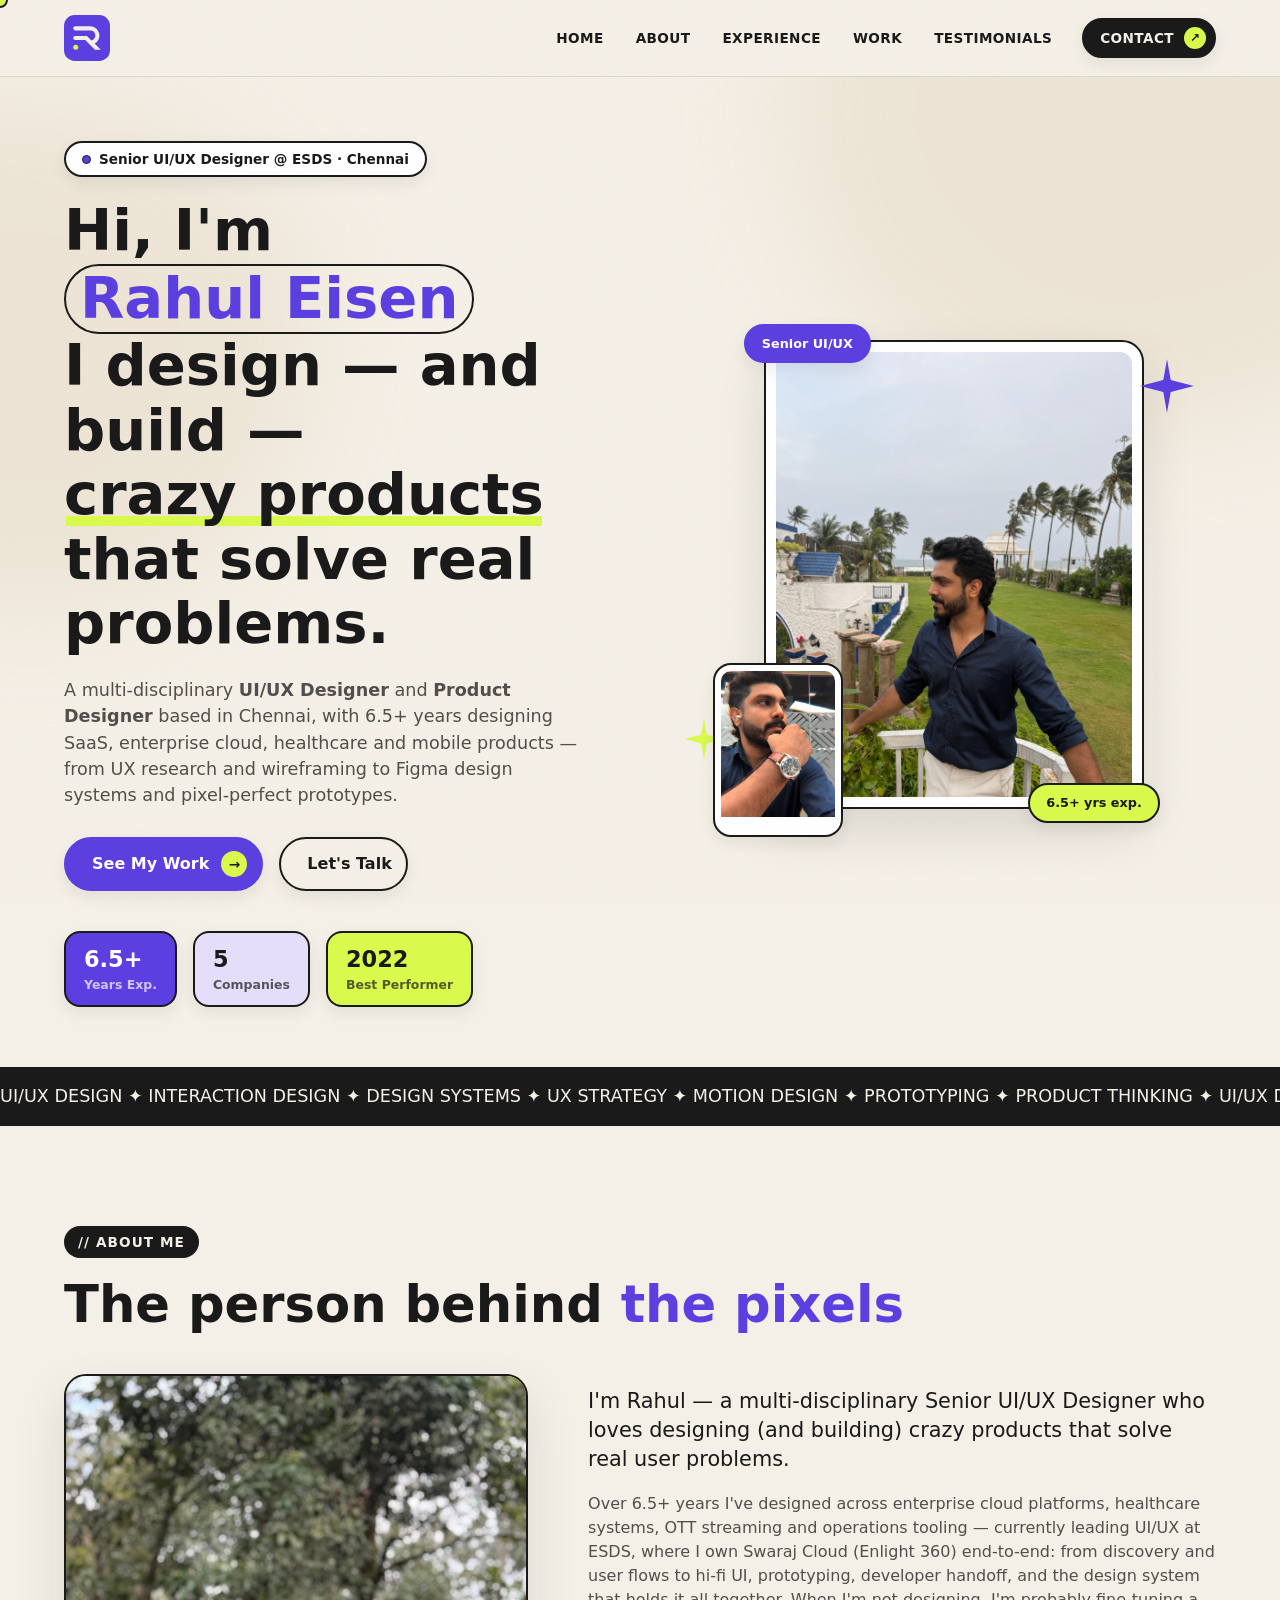
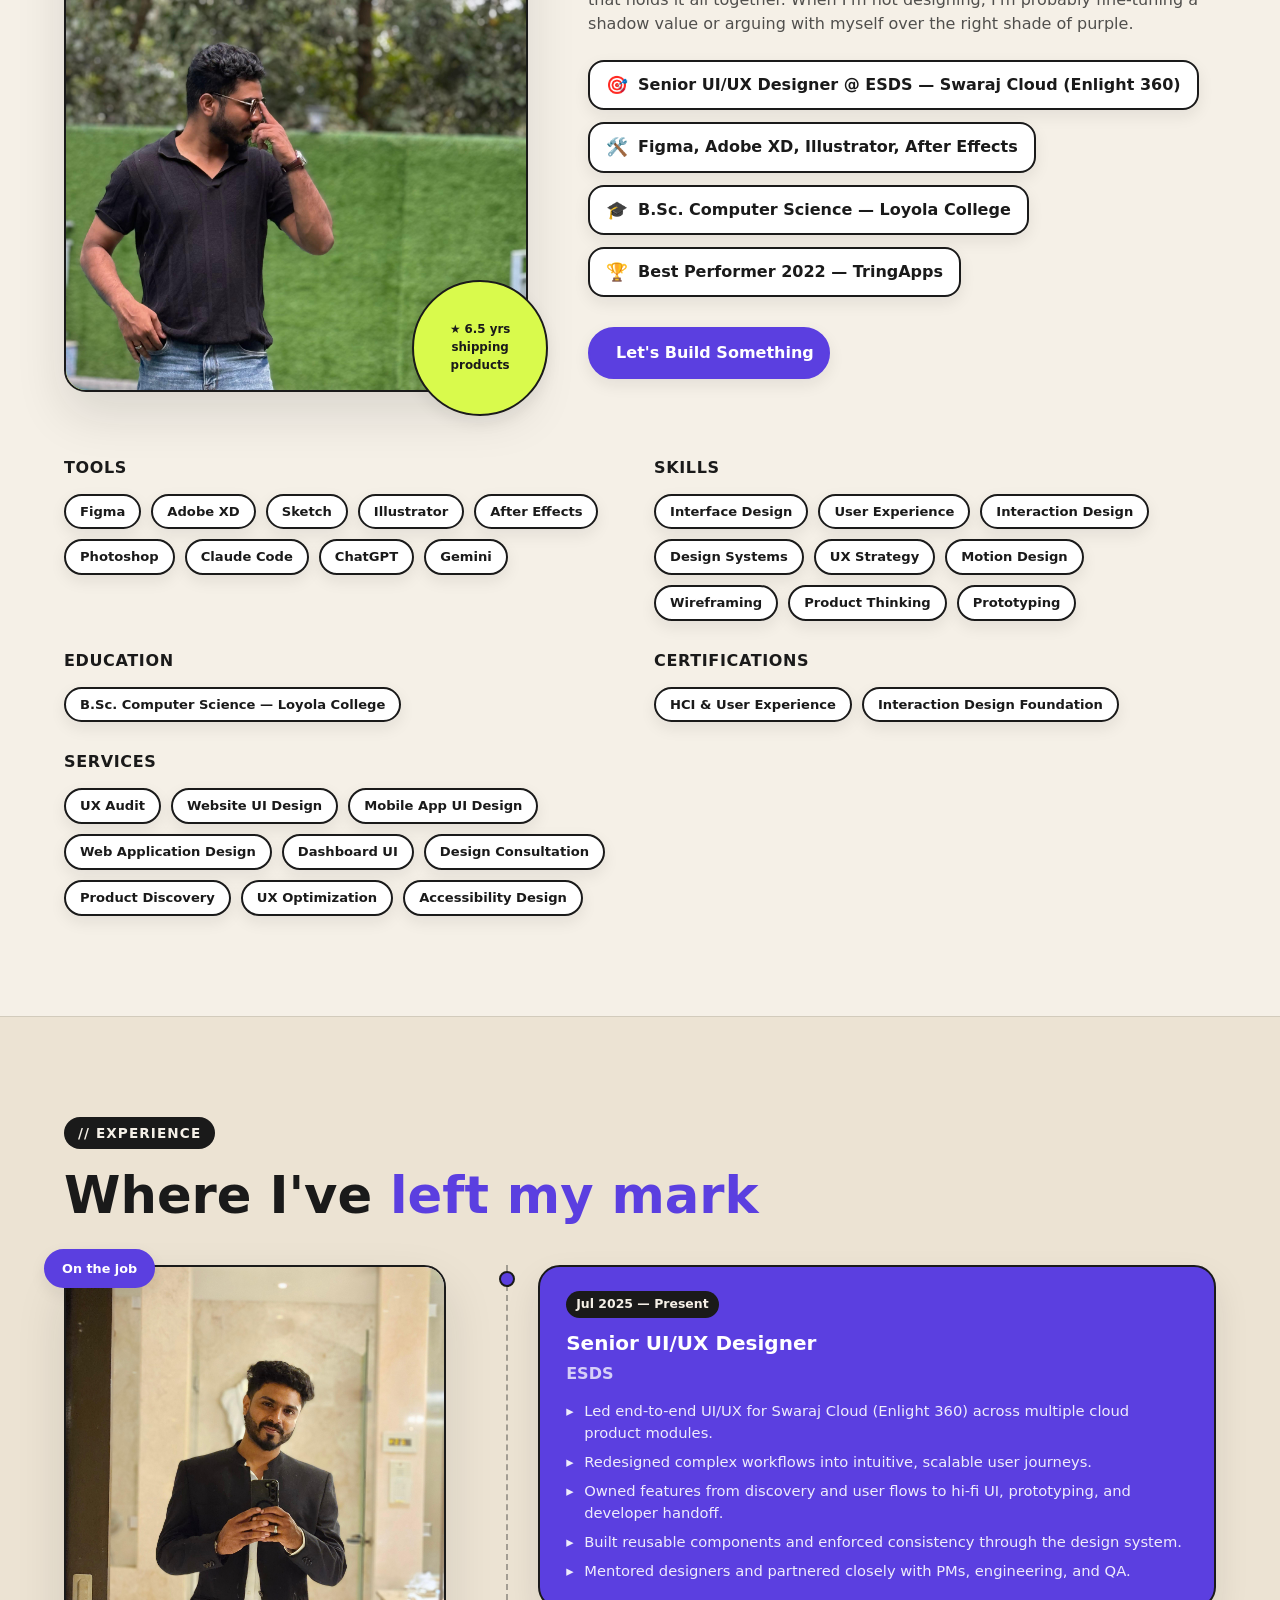
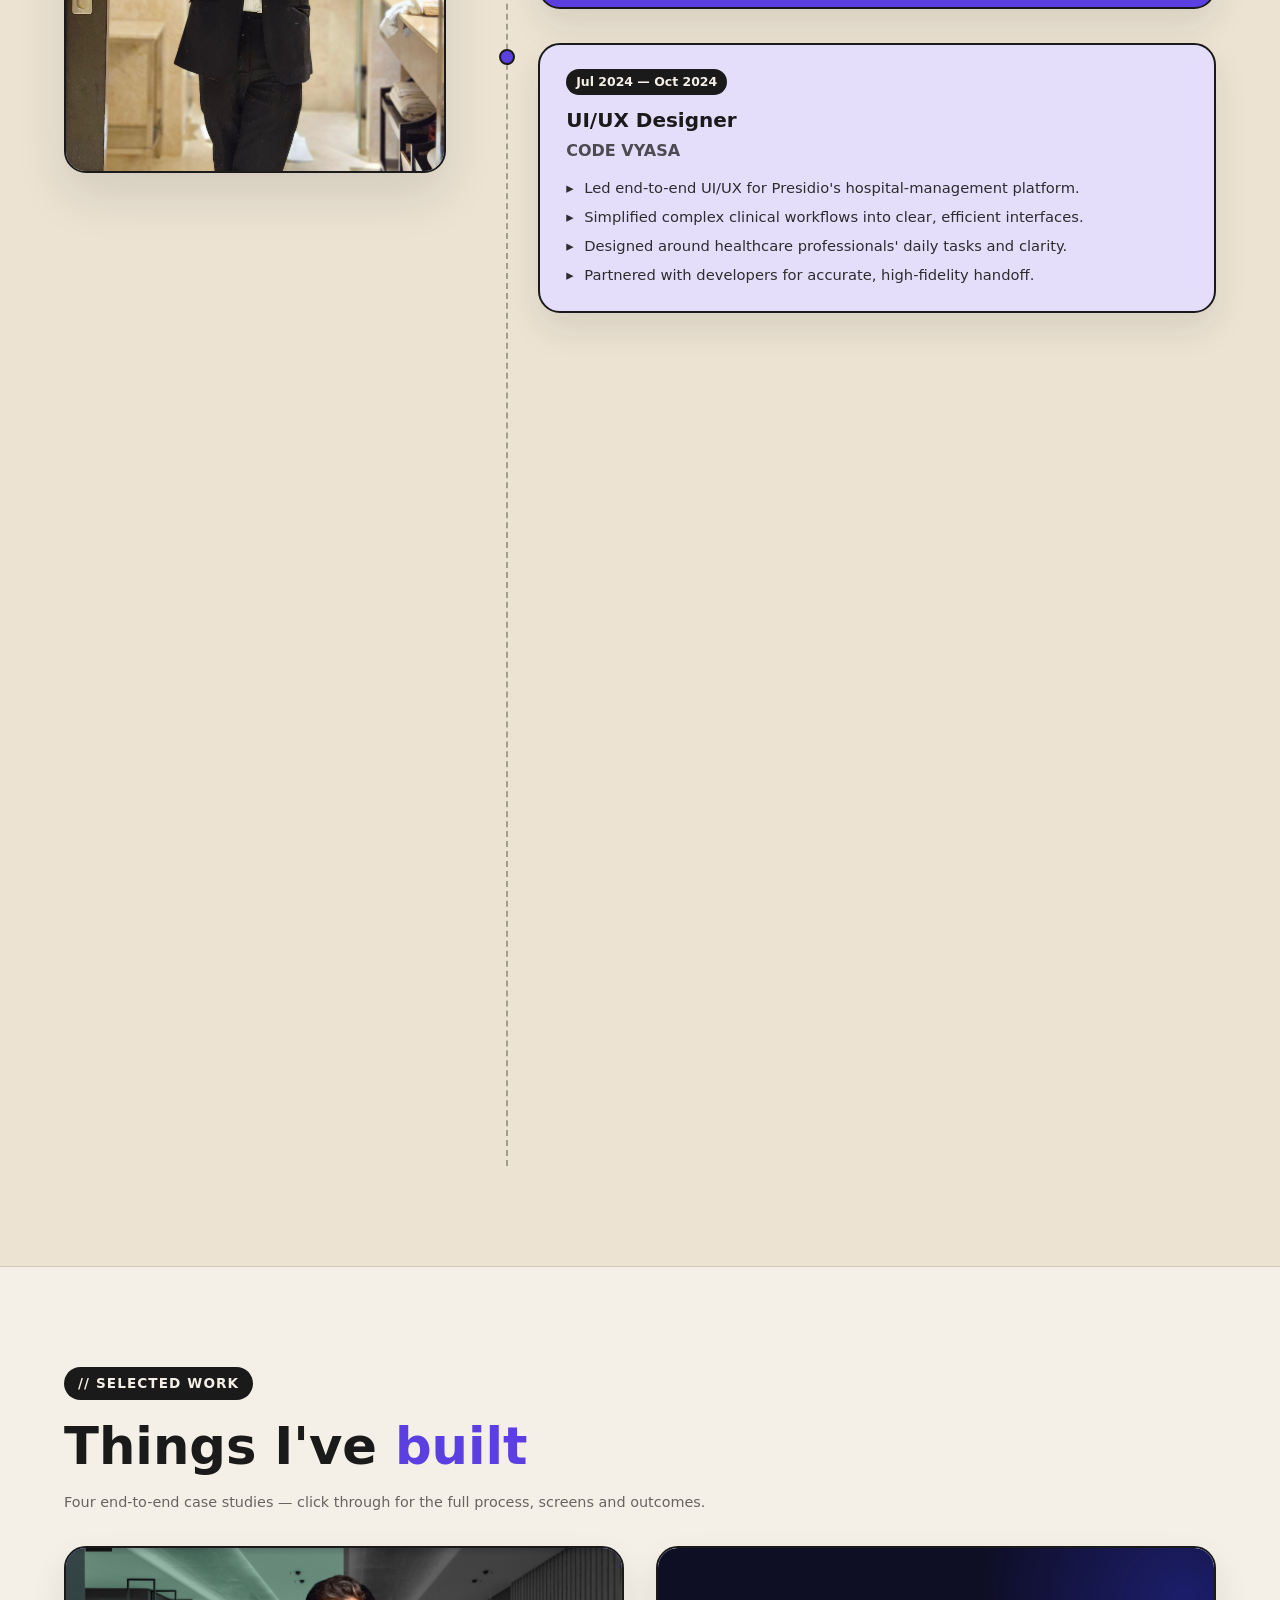
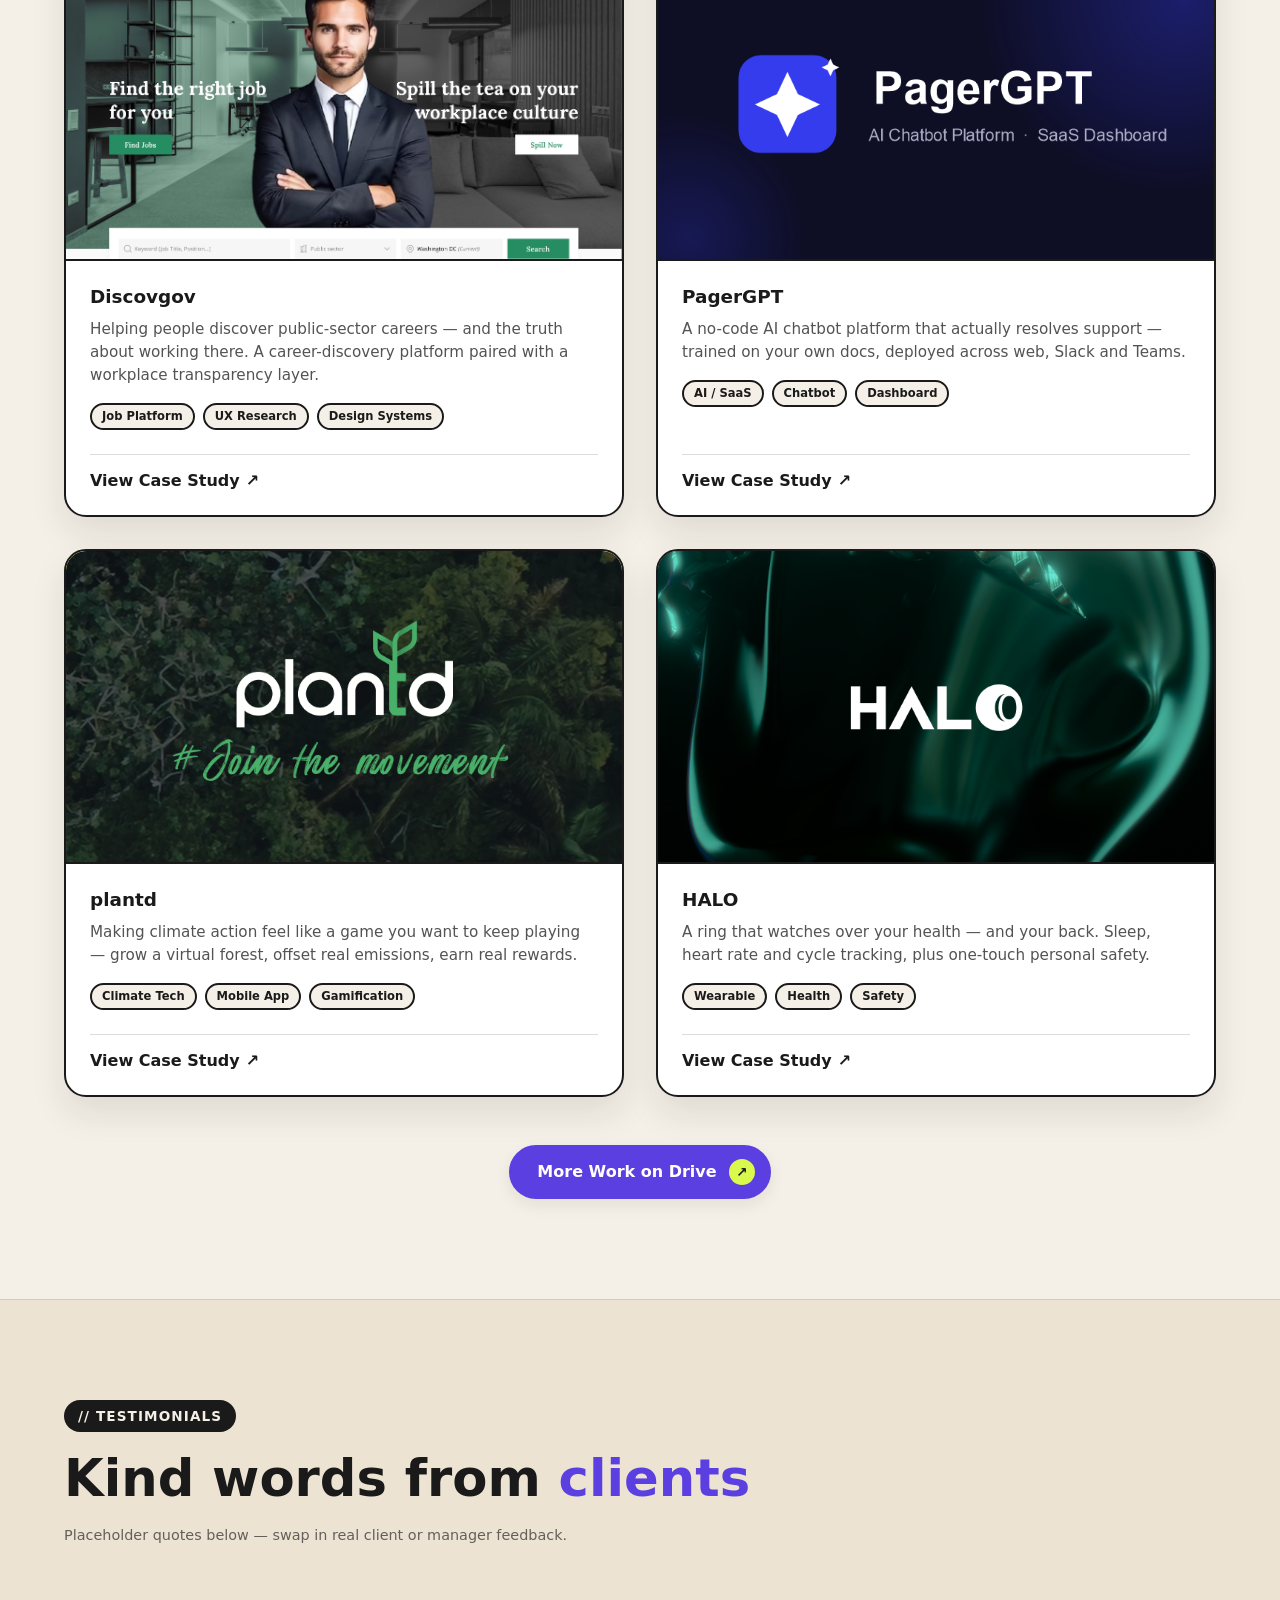
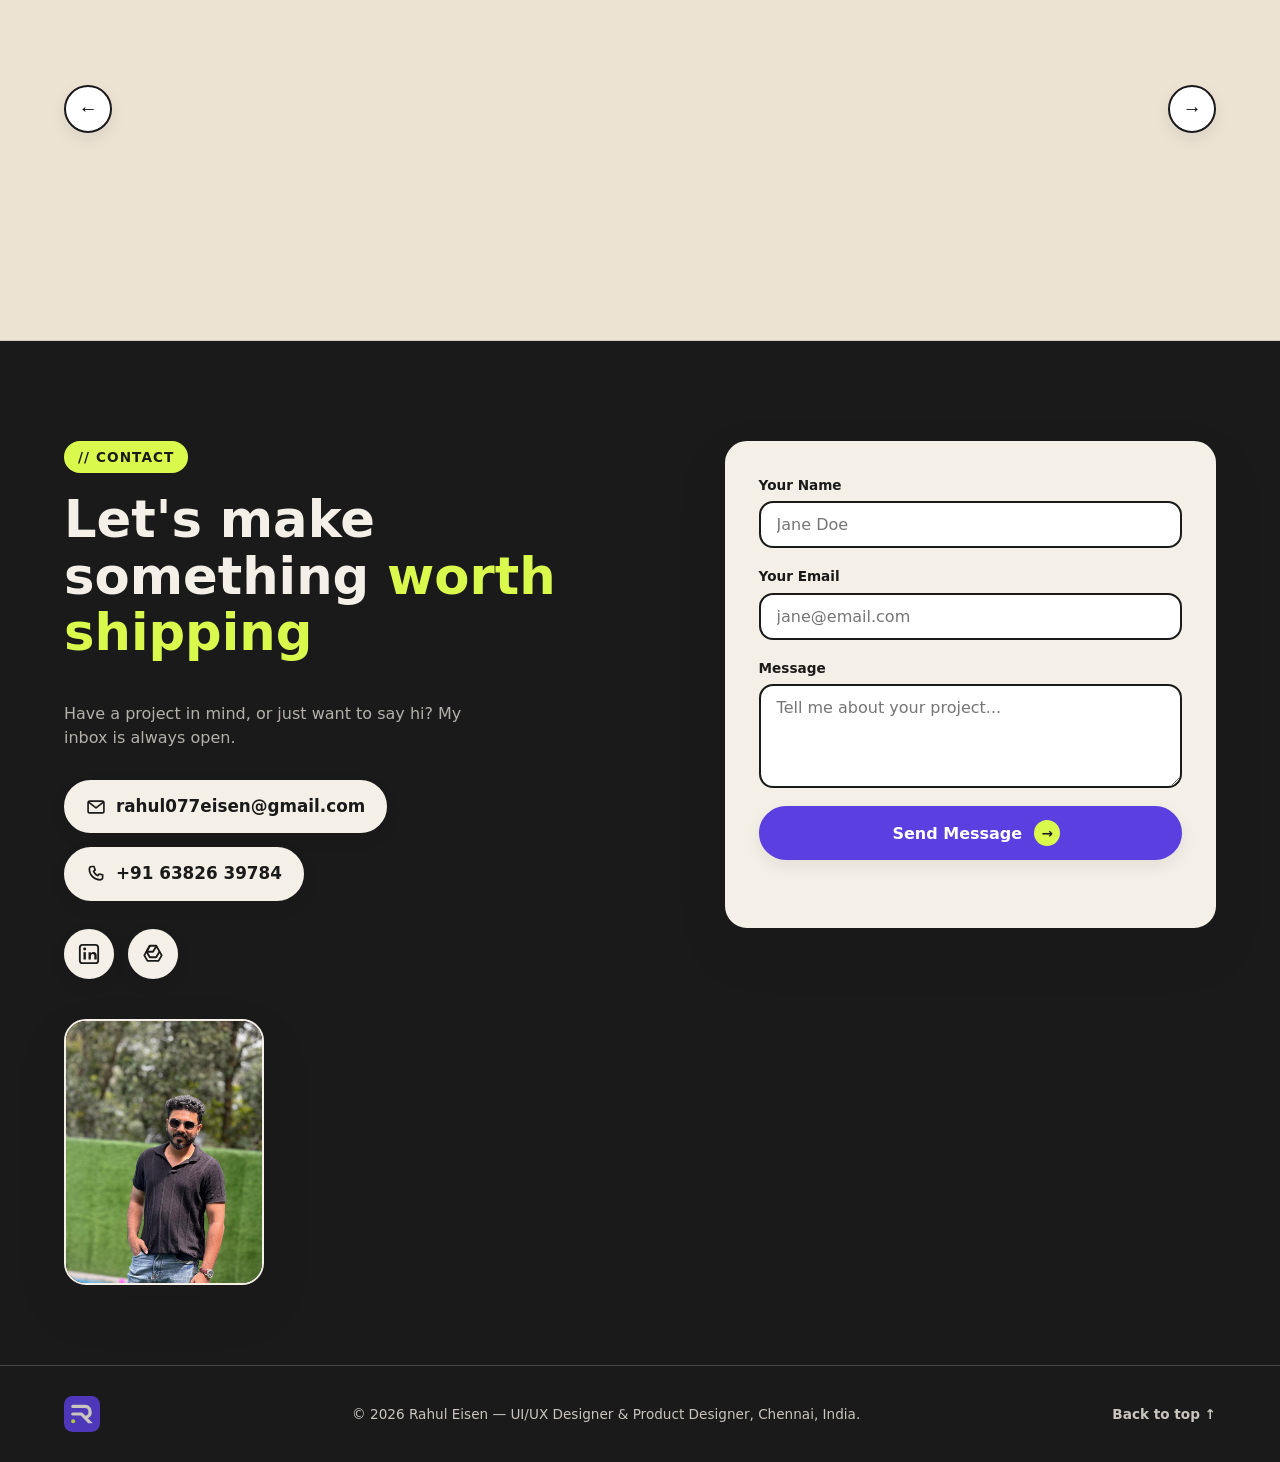
<file: index.html>
<!DOCTYPE html>
<html lang="en">
<head>
<meta charset="UTF-8">
<meta name="viewport" content="width=device-width, initial-scale=1.0">
<title>Rahul Eisen | UI/UX Designer &amp; Product Designer in Chennai</title>
<meta name="description" content="Rahul Eisen — UI/UX Designer &amp; Product Designer in Chennai. 6.5+ years designing SaaS, enterprise &amp; mobile products. Figma expert in design systems.">
<meta name="keywords" content="UI UX Designer, UX Designer, UI Designer, Product Designer, UI/UX Designer Chennai, UX Designer Chennai, Product Designer Chennai, Digital Product Designer, User Experience Designer, User Interface Designer, SaaS Product Designer, Enterprise UX Designer, Design System Specialist, Interaction Designer, UX Research, UX Strategy, User-Centered Design, Information Architecture, Wireframing, Prototyping, Figma Expert, Design Systems, Component Libraries, Responsive Web Design, Mobile App Design, Dashboard Design, Cloud Platform Design, B2B SaaS Design, Enterprise Applications, Healthcare UX, Admin Dashboard Design, UX Audit, Web Application Design, Chennai UX Designer, UX Portfolio Chennai">
<meta name="author" content="Rahul Eisen">
<meta name="robots" content="index, follow">
<meta name="geo.placename" content="Chennai, Tamil Nadu, India">
<meta name="geo.region" content="IN-TN">
<link rel="canonical" href="https://www.rahuleisen.com/">

<!-- Open Graph -->
<meta property="og:type" content="website">
<meta property="og:title" content="Rahul Eisen | UI/UX Designer & Product Designer in Chennai">
<meta property="og:description" content="Senior UI/UX Designer & Product Designer in Chennai with 6.5+ years designing SaaS, enterprise, dashboard and mobile products. Figma expert in design systems, UX research and prototyping.">
<meta property="og:url" content="https://www.rahuleisen.com/">
<meta property="og:image" content="https://www.rahuleisen.com/assets/images/hero.jpg">
<meta property="og:locale" content="en_IN">
<meta property="og:site_name" content="Rahul Eisen — UI/UX Designer">

<!-- Twitter Card -->
<meta name="twitter:card" content="summary_large_image">
<meta name="twitter:title" content="Rahul Eisen | UI/UX Designer & Product Designer in Chennai">
<meta name="twitter:description" content="Senior UI/UX Designer & Product Designer in Chennai — Figma expert in design systems, UX research and prototyping.">
<meta name="twitter:image" content="https://www.rahuleisen.com/assets/images/hero.jpg">

<link rel="icon" type="image/svg+xml" href="assets/icons/favicon.svg">
<link rel="icon" type="image/png" sizes="32x32" href="assets/icons/favicon-32.png">
<link rel="apple-touch-icon" href="assets/icons/favicon-180.png">
<link rel="stylesheet" href="css/style.css">

<script type="application/ld+json">
{
  "@context": "https://schema.org",
  "@type": "Person",
  "name": "Rahul Eisen",
  "jobTitle": "Senior UI/UX Designer & Product Designer",
  "description": "Senior UI/UX Designer & Product Designer in Chennai with 6.5+ years designing SaaS, enterprise, dashboard and mobile products.",
  "url": "https://www.rahuleisen.com/",
  "image": "https://www.rahuleisen.com/assets/images/hero.jpg",
  "email": "mailto:rahul077eisen@gmail.com",
  "telephone": "+91-6382639784",
  "address": {
    "@type": "PostalAddress",
    "addressLocality": "Chennai",
    "addressRegion": "Tamil Nadu",
    "addressCountry": "IN"
  },
  "sameAs": [
    "https://www.linkedin.com/in/rahuleisen/"
  ],
  "alumniOf": {
    "@type": "CollegeOrUniversity",
    "name": "Loyola College"
  },
  "worksFor": {
    "@type": "Organization",
    "name": "ESDS"
  },
  "knowsAbout": [
    "UI/UX Design", "Product Design", "User Experience Design", "User Interface Design",
    "Design Systems", "Figma", "Interaction Design", "UX Research", "UX Strategy",
    "Wireframing", "Prototyping", "Information Architecture", "Dashboard Design",
    "SaaS Product Design", "Enterprise UX", "Responsive Web Design", "Mobile App Design",
    "Accessibility Design", "Design Tokens", "Component Libraries"
  ]
}
</script>
</head>
<body>

<!-- ============ NOISE / GRAIN OVERLAY ============ -->
<div class="grain"></div>

<!-- ============ CURSOR BLOB (desktop only) ============ -->
<div class="cursor-dot" id="cursorDot"></div>

<!-- ============ NAVBAR ============ -->
<header class="navbar" id="navbar">
  <div class="container navbar__inner">
    <a href="#home" class="logo">
      <img src="assets/icons/logo-mark.svg" class="logo__box" alt="Rahul Eisen logo">
    </a>

    <nav class="nav-links" id="navLinks">
      <a href="#home" class="nav-link">Home</a>
      <a href="#about" class="nav-link">About</a>
      <a href="#experience" class="nav-link">Experience</a>
      <a href="#work" class="nav-link">Work</a>
      <a href="#testimonials" class="nav-link">Testimonials</a>
      <a href="#contact" class="nav-link nav-cta">Contact <span class="arrow">↗</span></a>
    </nav>

    <button class="burger" id="burger" aria-label="Toggle menu">
      <span></span><span></span><span></span>
    </button>
  </div>
</header>

<!-- ============ HOME / HERO ============ -->
<section class="hero" id="home">
  <div class="hero-blobs" aria-hidden="true">
    <span class="hero-blob hero-blob--1"></span>
    <span class="hero-blob hero-blob--2"></span>
  </div>
  <div class="container hero__grid">

    <div class="hero__text">
      <p class="eyebrow"><span class="badge-dot"></span> Senior UI/UX Designer @ ESDS · Chennai</p>
      <h1 class="hero__title">
        Hi, I'm <span class="highlight">Rahul Eisen</span><br>
        I design — and build — <span class="underline-pop">crazy products</span> that solve real problems.
      </h1>
      <p class="hero__sub">
        A multi-disciplinary <strong>UI/UX Designer</strong> and <strong>Product Designer</strong>
        based in Chennai, with 6.5+ years designing SaaS, enterprise cloud, healthcare
        and mobile products — from UX research and wireframing to Figma design
        systems and pixel-perfect prototypes.
      </p>
      <div class="hero__cta">
        <a href="#work" class="btn btn--primary">See My Work <span class="arrow">→</span></a>
        <a href="#contact" class="btn btn--ghost">Let's Talk</a>
      </div>

      <div class="hero__stats">
        <div class="stat-chip stat-chip--coral">
          <strong>6.5+</strong><span>Years Exp.</span>
        </div>
        <div class="stat-chip stat-chip--coral-soft">
          <strong>5</strong><span>Companies</span>
        </div>
        <div class="stat-chip stat-chip--purple-soft">
          <strong>2022</strong><span>Best Performer</span>
        </div>
      </div>
    </div>

    <div class="hero__visual">
      <div class="hero__photo-frame">
        <img src="assets/images/hero.jpg" alt="Rahul Eisen, Senior UI/UX Designer and Product Designer in Chennai" class="hero__photo">
        <span class="tag tag--rotate-left">Senior UI/UX</span>
        <span class="tag tag--rotate-right">6.5+ yrs exp.</span>
      </div>
      <img src="assets/vectors/star.svg" class="floaty floaty--star" alt="" aria-hidden="true">
      <img src="assets/vectors/squiggle.svg" class="floaty floaty--squiggle" alt="" aria-hidden="true">
      <img src="assets/images/sticker-3.jpg" class="polaroid polaroid--1" alt="Rahul candid portrait">
    </div>
  </div>

  <div class="marquee">
    <div class="marquee__track">
      <span>UI/UX DESIGN ✦ INTERACTION DESIGN ✦ DESIGN SYSTEMS ✦ UX STRATEGY ✦ MOTION DESIGN ✦ PROTOTYPING ✦ PRODUCT THINKING ✦ </span>
      <span>UI/UX DESIGN ✦ INTERACTION DESIGN ✦ DESIGN SYSTEMS ✦ UX STRATEGY ✦ MOTION DESIGN ✦ PROTOTYPING ✦ PRODUCT THINKING ✦ </span>
    </div>
  </div>
</section>

<!-- ============ ABOUT ============ -->
<section class="about" id="about">
  <div class="container">
    <p class="section-kicker">// About Me</p>
    <h2 class="section-title">The person behind <span class="highlight-box">the pixels</span></h2>

    <div class="about__grid">
      <div class="about__photo-wrap">
        <div class="about__photo-frame">
          <img src="assets/images/about.jpg" alt="Rahul Eisen — UI/UX Designer and Design Systems Specialist" class="about__photo">
        </div>
        <span class="sticker-badge sticker-badge--rotate">
          ★ 6.5 yrs<br>shipping products
        </span>
      </div>

      <div class="about__content">
        <p class="about__lead">
          I'm Rahul — a multi-disciplinary Senior UI/UX Designer who loves
          designing (and building) crazy products that solve real user problems.
        </p>
        <p class="about__text">
          Over 6.5+ years I've designed across enterprise cloud platforms,
          healthcare systems, OTT streaming and operations tooling — currently
          leading UI/UX at ESDS, where I own Swaraj Cloud (Enlight 360) end-to-end:
          from discovery and user flows to hi-fi UI, prototyping, developer
          handoff, and the design system that holds it all together. When I'm not
          designing, I'm probably fine-tuning a shadow value or arguing with
          myself over the right shade of purple.
        </p>

        <ul class="about__facts">
          <li><span class="fact-icon">🎯</span> Senior UI/UX Designer @ ESDS — Swaraj Cloud (Enlight 360)</li>
          <li><span class="fact-icon">🛠️</span> Figma, Adobe XD, Illustrator, After Effects</li>
          <li><span class="fact-icon">🎓</span> B.Sc. Computer Science — Loyola College</li>
          <li><span class="fact-icon">🏆</span> Best Performer 2022 — TringApps</li>
        </ul>

        <a href="#contact" class="btn btn--primary">Let's Build Something</a>
      </div>
    </div>

    <div class="toolkit">
      <div class="toolkit__group">
        <h4>Tools</h4>
        <div class="chip-row">
          <span>Figma</span><span>Adobe XD</span><span>Sketch</span><span>Illustrator</span>
          <span>After Effects</span><span>Photoshop</span><span>Claude Code</span>
          <span>ChatGPT</span><span>Gemini</span>
        </div>
      </div>
      <div class="toolkit__group">
        <h4>Skills</h4>
        <div class="chip-row">
          <span>Interface Design</span><span>User Experience</span><span>Interaction Design</span>
          <span>Design Systems</span><span>UX Strategy</span><span>Motion Design</span>
          <span>Wireframing</span><span>Product Thinking</span><span>Prototyping</span>
        </div>
      </div>
      <div class="toolkit__group">
        <h4>Education</h4>
        <div class="chip-row"><span>B.Sc. Computer Science — Loyola College</span></div>
      </div>
      <div class="toolkit__group">
        <h4>Certifications</h4>
        <div class="chip-row">
          <span>HCI &amp; User Experience</span><span>Interaction Design Foundation</span>
        </div>
      </div>
      <div class="toolkit__group">
        <h4>Services</h4>
        <div class="chip-row">
          <span>UX Audit</span><span>Website UI Design</span><span>Mobile App UI Design</span>
          <span>Web Application Design</span><span>Dashboard UI</span><span>Design Consultation</span>
          <span>Product Discovery</span><span>UX Optimization</span><span>Accessibility Design</span>
        </div>
      </div>
    </div>
  </div>
</section>

<!-- ============ EXPERIENCE ============ -->
<section class="experience" id="experience">
  <div class="container">
    <p class="section-kicker">// Experience</p>
    <h2 class="section-title">Where I've <span class="highlight-box">left my mark</span></h2>

    <div class="experience__layout">
      <div class="experience__photo">
        <img src="assets/images/experience.jpg" alt="Rahul Eisen, Product Designer with 6.5+ years of UX Design experience">
        <span class="tag tag--rotate-left">On the job</span>
      </div>

      <div class="timeline">

        <div class="timeline__item">
          <div class="timeline__dot"></div>
          <div class="timeline__card timeline__card--coral">
            <span class="timeline__date">Jul 2025 — Present</span>
            <h3>Senior UI/UX Designer</h3>
            <p class="timeline__company">ESDS</p>
            <ul>
              <li>Led end-to-end UI/UX for Swaraj Cloud (Enlight 360) across multiple cloud product modules.</li>
              <li>Redesigned complex workflows into intuitive, scalable user journeys.</li>
              <li>Owned features from discovery and user flows to hi-fi UI, prototyping, and developer handoff.</li>
              <li>Built reusable components and enforced consistency through the design system.</li>
              <li>Mentored designers and partnered closely with PMs, engineering, and QA.</li>
            </ul>
          </div>
        </div>

        <div class="timeline__item">
          <div class="timeline__dot"></div>
          <div class="timeline__card timeline__card--coral-soft">
            <span class="timeline__date">Jul 2024 — Oct 2024</span>
            <h3>UI/UX Designer</h3>
            <p class="timeline__company">CODE VYASA</p>
            <ul>
              <li>Led end-to-end UI/UX for Presidio's hospital-management platform.</li>
              <li>Simplified complex clinical workflows into clear, efficient interfaces.</li>
              <li>Designed around healthcare professionals' daily tasks and clarity.</li>
              <li>Partnered with developers for accurate, high-fidelity handoff.</li>
            </ul>
          </div>
        </div>

        <div class="timeline__item">
          <div class="timeline__dot"></div>
          <div class="timeline__card timeline__card--purple-soft">
            <span class="timeline__date">May 2020 — May 2024</span>
            <h3>User Experience Designer</h3>
            <p class="timeline__company">TringApps</p>
            <ul>
              <li>Designed intuitive experiences across domains for international clients.</li>
              <li>Delivered research, wireframing, interaction design, and prototyping end-to-end.</li>
              <li>Collaborated cross-functionally to align design with business goals.</li>
              <li>Awarded Best Performer (2022) for design quality and impact.</li>
            </ul>
          </div>
        </div>

        <div class="timeline__item">
          <div class="timeline__dot"></div>
          <div class="timeline__card timeline__card--purple">
            <span class="timeline__date">Sep 2019 — May 2020</span>
            <h3>Product Designer</h3>
            <p class="timeline__company">Gudsho</p>
            <ul>
              <li>Designed the UI for a pioneering South-Indian OTT app — first of its kind.</li>
              <li>Shaped a modern, engaging viewing experience from the ground up.</li>
              <li>Worked closely with developers and marketing on product and GTM alignment.</li>
            </ul>
          </div>
        </div>

        <div class="timeline__item">
          <div class="timeline__dot"></div>
          <div class="timeline__card timeline__card--coral">
            <span class="timeline__date">Jun 2019 — Aug 2019</span>
            <h3>UI/UX Design Intern</h3>
            <p class="timeline__company">PVR</p>
            <ul>
              <li>Designed an operations dashboard surfacing daily KPIs for the ops team.</li>
              <li>Enabled food-inventory tracking across theatres in Chennai.</li>
              <li>Translated operational needs into a clear, data-focused interface.</li>
            </ul>
          </div>
        </div>

      </div>
    </div>
  </div>
</section>

<!-- ============ WORK ============ -->
<section class="work" id="work">
  <div class="container">
    <p class="section-kicker">// Selected Work</p>
    <h2 class="section-title">Things I've <span class="highlight-box">built</span></h2>
    <p class="section-note">Four end-to-end case studies — click through for the full
      process, screens and outcomes.</p>

    <div class="work__grid">

      <article class="work-card work-card--coral">
        <div class="work-card__thumb">
          <img src="assets/case-studies/discovgov/thumb.png" alt="Discovgov job platform UI/UX design case study by Rahul Eisen">
        </div>
        <div class="work-card__body">
          <h3>Discovgov</h3>
          <p>Helping people discover public-sector careers — and the truth about
            working there. A career-discovery platform paired with a workplace
            transparency layer.</p>
          <div class="work-card__tags">
            <span>Job Platform</span><span>UX Research</span><span>Design Systems</span>
          </div>
        </div>
        <a href="case-studies/discovgov.html" class="work-card__link">View Case Study <span class="arrow">↗</span></a>
      </article>

      <article class="work-card work-card--coral-soft">
        <div class="work-card__thumb">
          <img src="assets/case-studies/pagergpt/thumb.png" alt="PagerGPT SaaS dashboard UX design case study by Rahul Eisen">
        </div>
        <div class="work-card__body">
          <h3>PagerGPT</h3>
          <p>A no-code AI chatbot platform that actually resolves support —
            trained on your own docs, deployed across web, Slack and Teams.</p>
          <div class="work-card__tags">
            <span>AI / SaaS</span><span>Chatbot</span><span>Dashboard</span>
          </div>
        </div>
        <a href="case-studies/pagergpt.html" class="work-card__link">View Case Study <span class="arrow">↗</span></a>
      </article>

      <article class="work-card work-card--purple-soft">
        <div class="work-card__thumb">
          <img src="assets/case-studies/plantd/thumb.png" alt="plantd climate app mobile UI design case study by Rahul Eisen">
        </div>
        <div class="work-card__body">
          <h3>plantd</h3>
          <p>Making climate action feel like a game you want to keep playing —
            grow a virtual forest, offset real emissions, earn real rewards.</p>
          <div class="work-card__tags">
            <span>Climate Tech</span><span>Mobile App</span><span>Gamification</span>
          </div>
        </div>
        <a href="case-studies/plantd.html" class="work-card__link">View Case Study <span class="arrow">↗</span></a>
      </article>

      <article class="work-card work-card--purple">
        <div class="work-card__thumb">
          <img src="assets/case-studies/halo/thumb.png" alt="HALO wearable health app UI design case study by Rahul Eisen">
        </div>
        <div class="work-card__body">
          <h3>HALO</h3>
          <p>A ring that watches over your health — and your back. Sleep, heart
            rate and cycle tracking, plus one-touch personal safety.</p>
          <div class="work-card__tags">
            <span>Wearable</span><span>Health</span><span>Safety</span>
          </div>
        </div>
        <a href="case-studies/halo.html" class="work-card__link">View Case Study <span class="arrow">↗</span></a>
      </article>

    </div>

    <div class="work__cta">
      <a href="https://drive.google.com/drive/folders/1dDIPI51dEfPS0W_bf0ynpw8yrWtQ4QqO?usp=drive_link" target="_blank" rel="noopener" class="btn btn--primary">More Work on Drive <span class="arrow">↗</span></a>
    </div>
  </div>
</section>

<!-- ============ TESTIMONIALS ============ -->
<section class="testimonials" id="testimonials">
  <div class="container">
    <p class="section-kicker">// Testimonials</p>
    <h2 class="section-title">Kind words from <span class="highlight-box">clients</span></h2>
    <p class="section-note">Placeholder quotes below — swap in real client or manager feedback.</p>

    <div class="testi-track-wrap">
      <button class="testi-nav testi-nav--prev" id="testiPrev" aria-label="Previous testimonial">←</button>

      <div class="testi-track" id="testiTrack">
        <div class="testi-card testi-card--coral">
          <p class="testi-quote">"Rahul completely transformed how our dashboard felt.
            Bold, clear, and our users noticed immediately."</p>
          <div class="testi-person">
            <span class="testi-avatar">AK</span>
            <div>
              <strong>Aditi Kapoor</strong>
              <span>Product Manager, Placeholder Co.</span>
            </div>
          </div>
        </div>

        <div class="testi-card testi-card--coral-soft">
          <p class="testi-quote">"One of the rare designers who thinks in systems
            AND details. Shipped our design system in weeks, not months."</p>
          <div class="testi-person">
            <span class="testi-avatar">SR</span>
            <div>
              <strong>Sameer Rao</strong>
              <span>CTO, Placeholder Startup</span>
            </div>
          </div>
        </div>

        <div class="testi-card testi-card--purple-soft">
          <p class="testi-quote">"Working with Rahul felt effortless — clear
            communication, sharp taste, and fast turnarounds."</p>
          <div class="testi-person">
            <span class="testi-avatar">NP</span>
            <div>
              <strong>Neha Patil</strong>
              <span>Founder, Placeholder Inc.</span>
            </div>
          </div>
        </div>
      </div>

      <button class="testi-nav testi-nav--next" id="testiNext" aria-label="Next testimonial">→</button>
    </div>
  </div>
</section>

<!-- ============ CONTACT ============ -->
<section class="contact" id="contact">
  <div class="container contact__grid">

    <div class="contact__text">
      <p class="section-kicker section-kicker--light">// Contact</p>
      <h2 class="section-title section-title--light">Let's make something <span class="highlight-box highlight-box--dark">worth shipping</span></h2>
      <p class="contact__sub">Have a project in mind, or just want to say hi?
        My inbox is always open.</p>

      <div class="contact__links">
        <a href="mailto:rahul077eisen@gmail.com" class="contact-link">
          <img src="assets/icons/mail.svg" alt="" class="contact-link__icon"> rahul077eisen@gmail.com
        </a>
        <a href="tel:+916382639784" class="contact-link">
          <img src="assets/icons/phone.svg" alt="" class="contact-link__icon"> +91 63826 39784
        </a>
      </div>

      <div class="contact__socials">
        <a href="https://www.linkedin.com/in/rahuleisen/" target="_blank" rel="noopener" class="social-btn" aria-label="LinkedIn"><img src="assets/icons/linkedin.svg" alt=""></a>
        <a href="https://drive.google.com/drive/folders/1dDIPI51dEfPS0W_bf0ynpw8yrWtQ4QqO?usp=drive_link" target="_blank" rel="noopener" class="social-btn" aria-label="Work on Drive"><img src="assets/icons/drive.svg" alt=""></a>
      </div>

      <img src="assets/images/contact.jpg" alt="Contact Rahul Eisen — UI/UX Designer in Chennai" class="contact__photo">
    </div>

    <form class="contact__form" id="contactForm">
      <label class="form-field">
        <span>Your Name</span>
        <input type="text" name="name" placeholder="Jane Doe" required>
      </label>
      <label class="form-field">
        <span>Your Email</span>
        <input type="email" name="email" placeholder="jane@email.com" required>
      </label>
      <label class="form-field">
        <span>Message</span>
        <textarea name="message" rows="4" placeholder="Tell me about your project..." required></textarea>
      </label>
      <button type="submit" class="btn btn--primary btn--block">Send Message <span class="arrow">→</span></button>
      <p class="form-note" id="formNote"></p>
    </form>

  </div>
</section>

<!-- ============ FOOTER ============ -->
<footer class="footer">
  <div class="container footer__inner">
    <img src="assets/icons/logo-mark.svg" class="logo__box logo__box--sm" alt="Rahul Eisen logo">
    <p>&copy; <span id="year"></span> Rahul Eisen — UI/UX Designer &amp; Product Designer, Chennai, India.</p>
    <a href="#home" class="back-to-top">Back to top ↑</a>
  </div>
</footer>

<script src="js/script.js"></script>
</body>
</html>
</file>
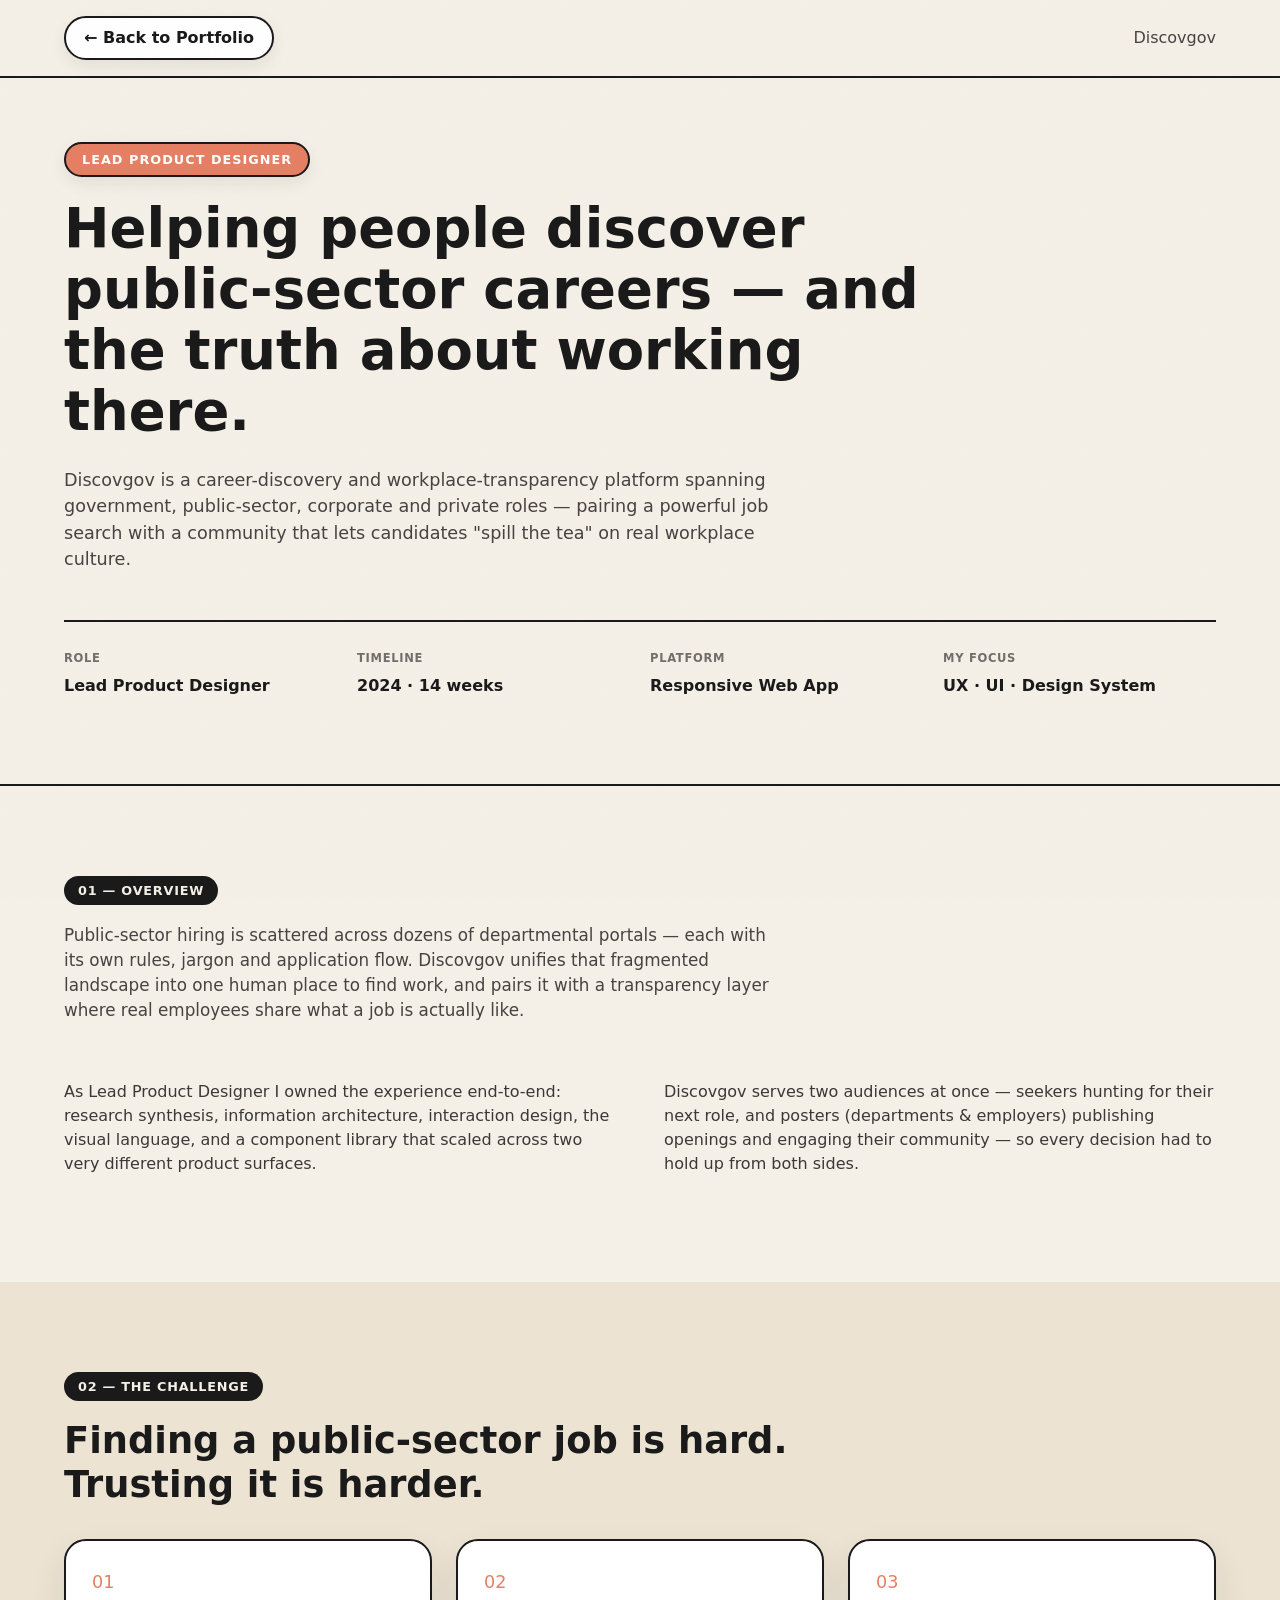
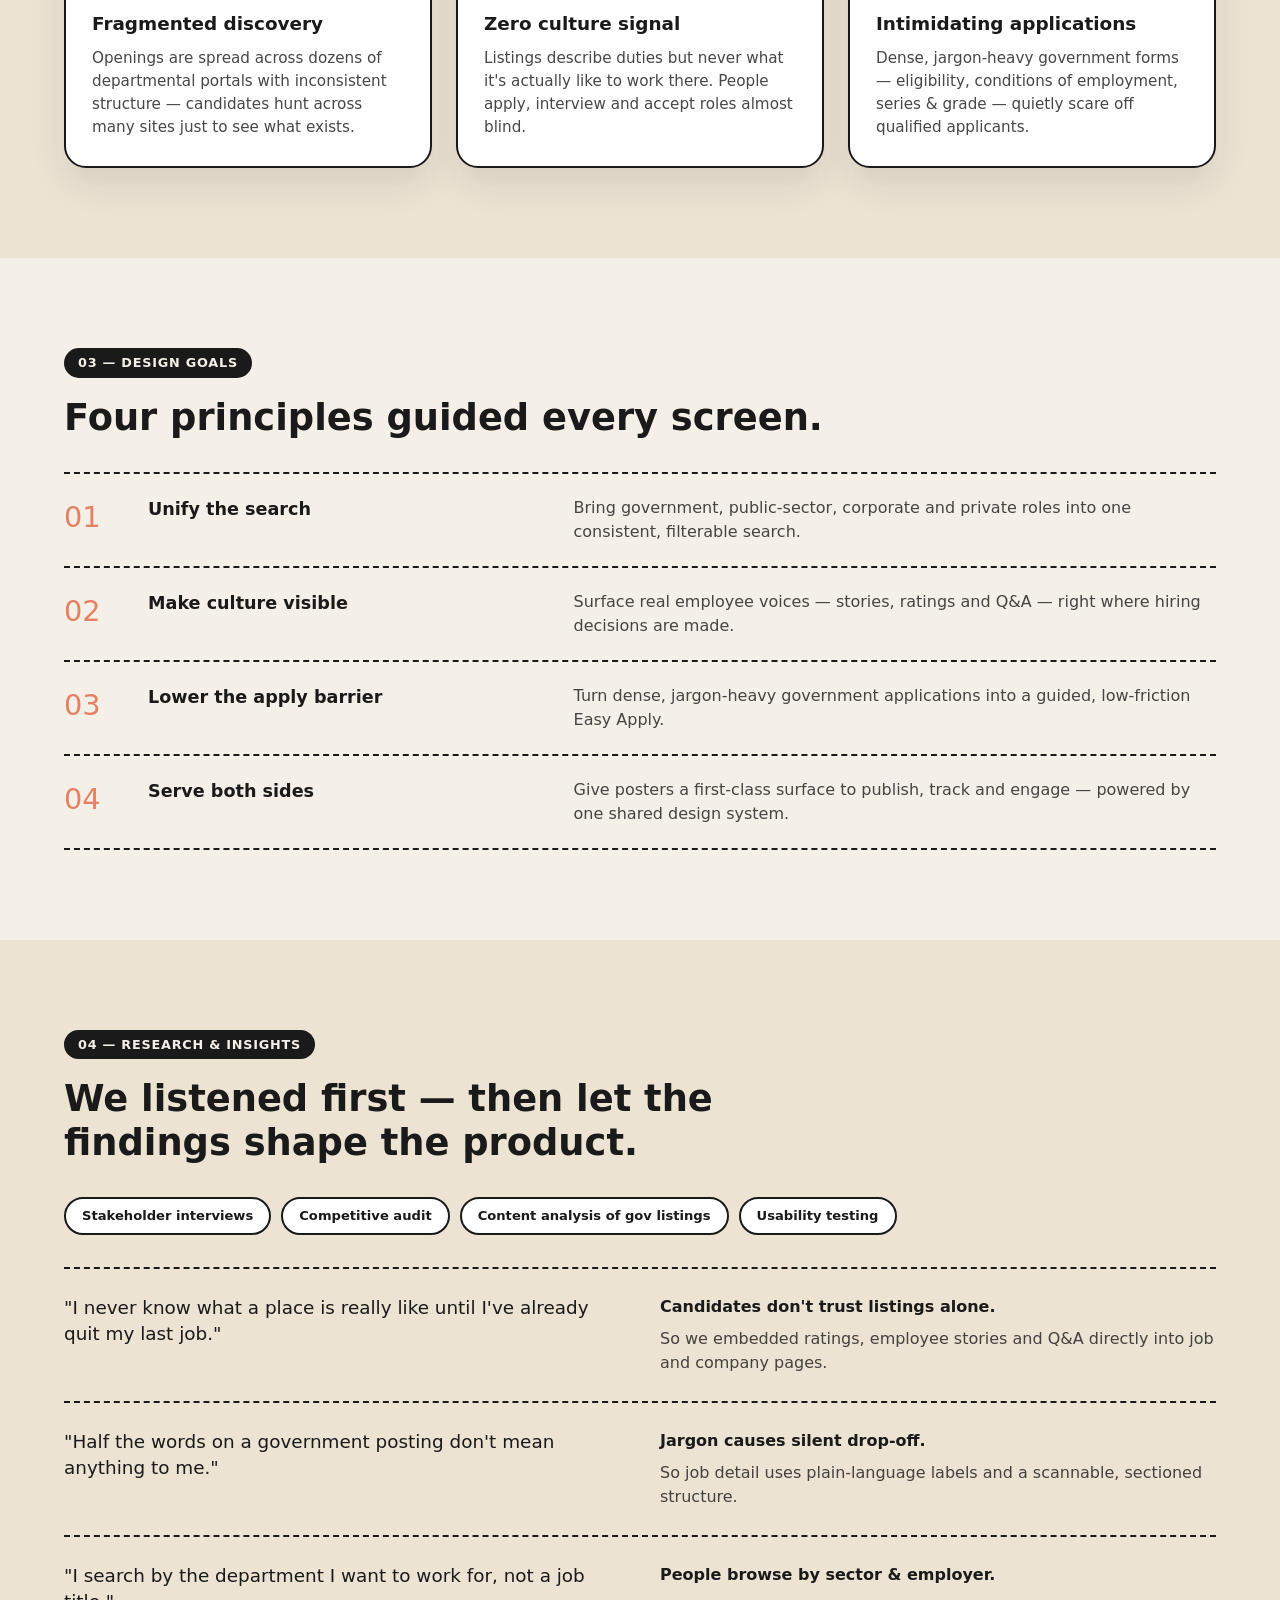
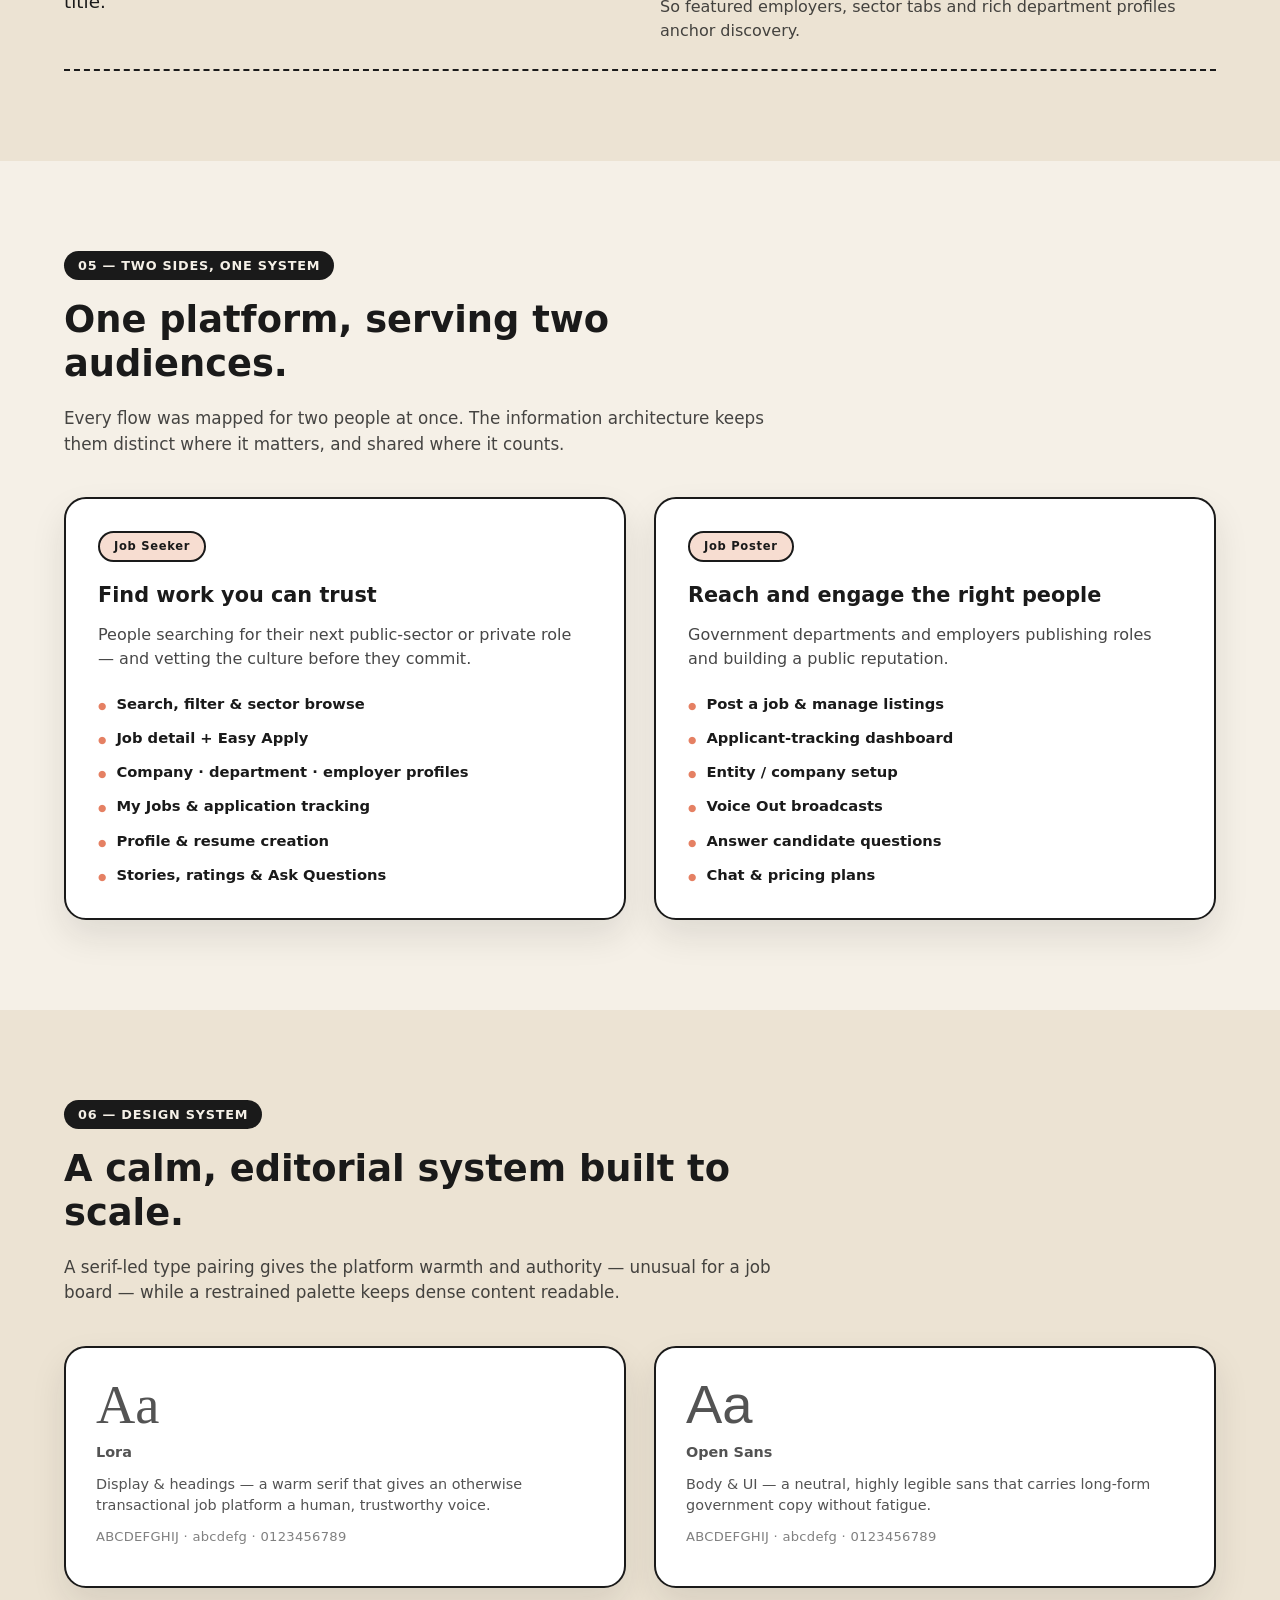
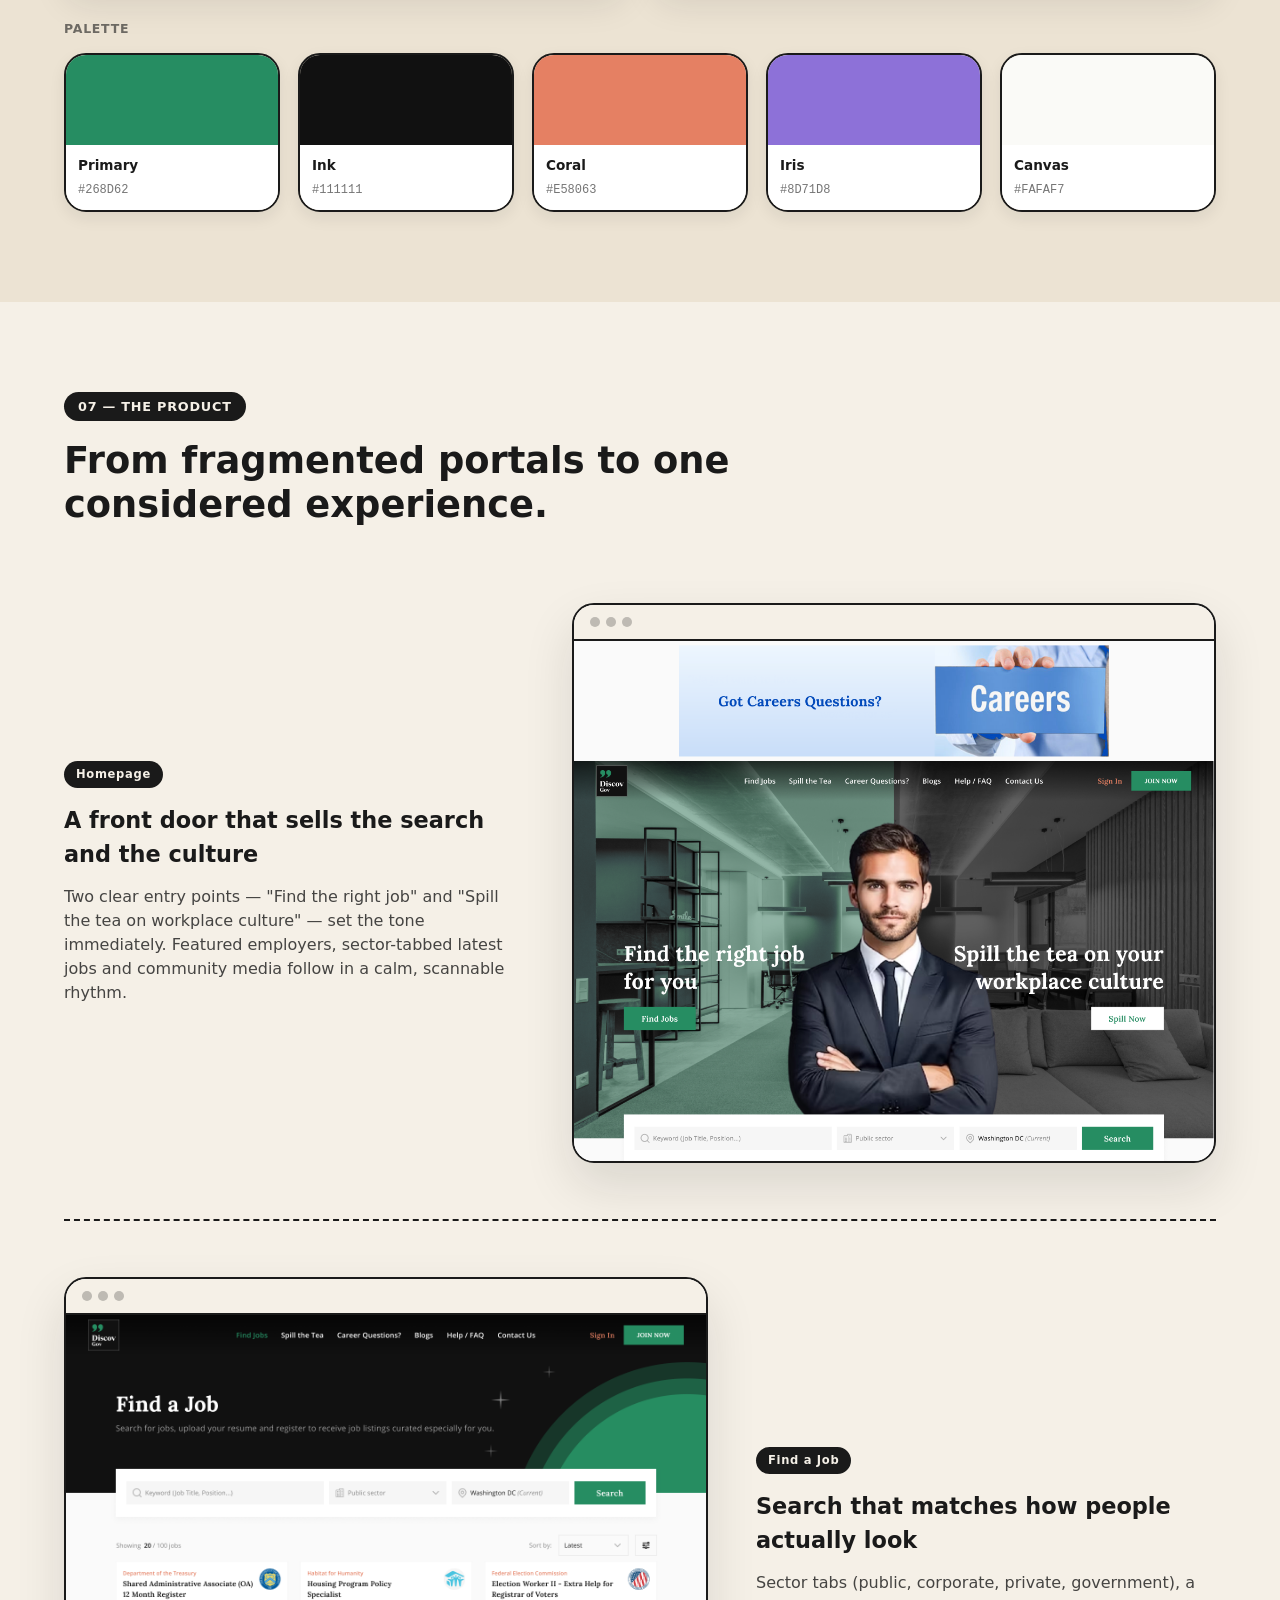
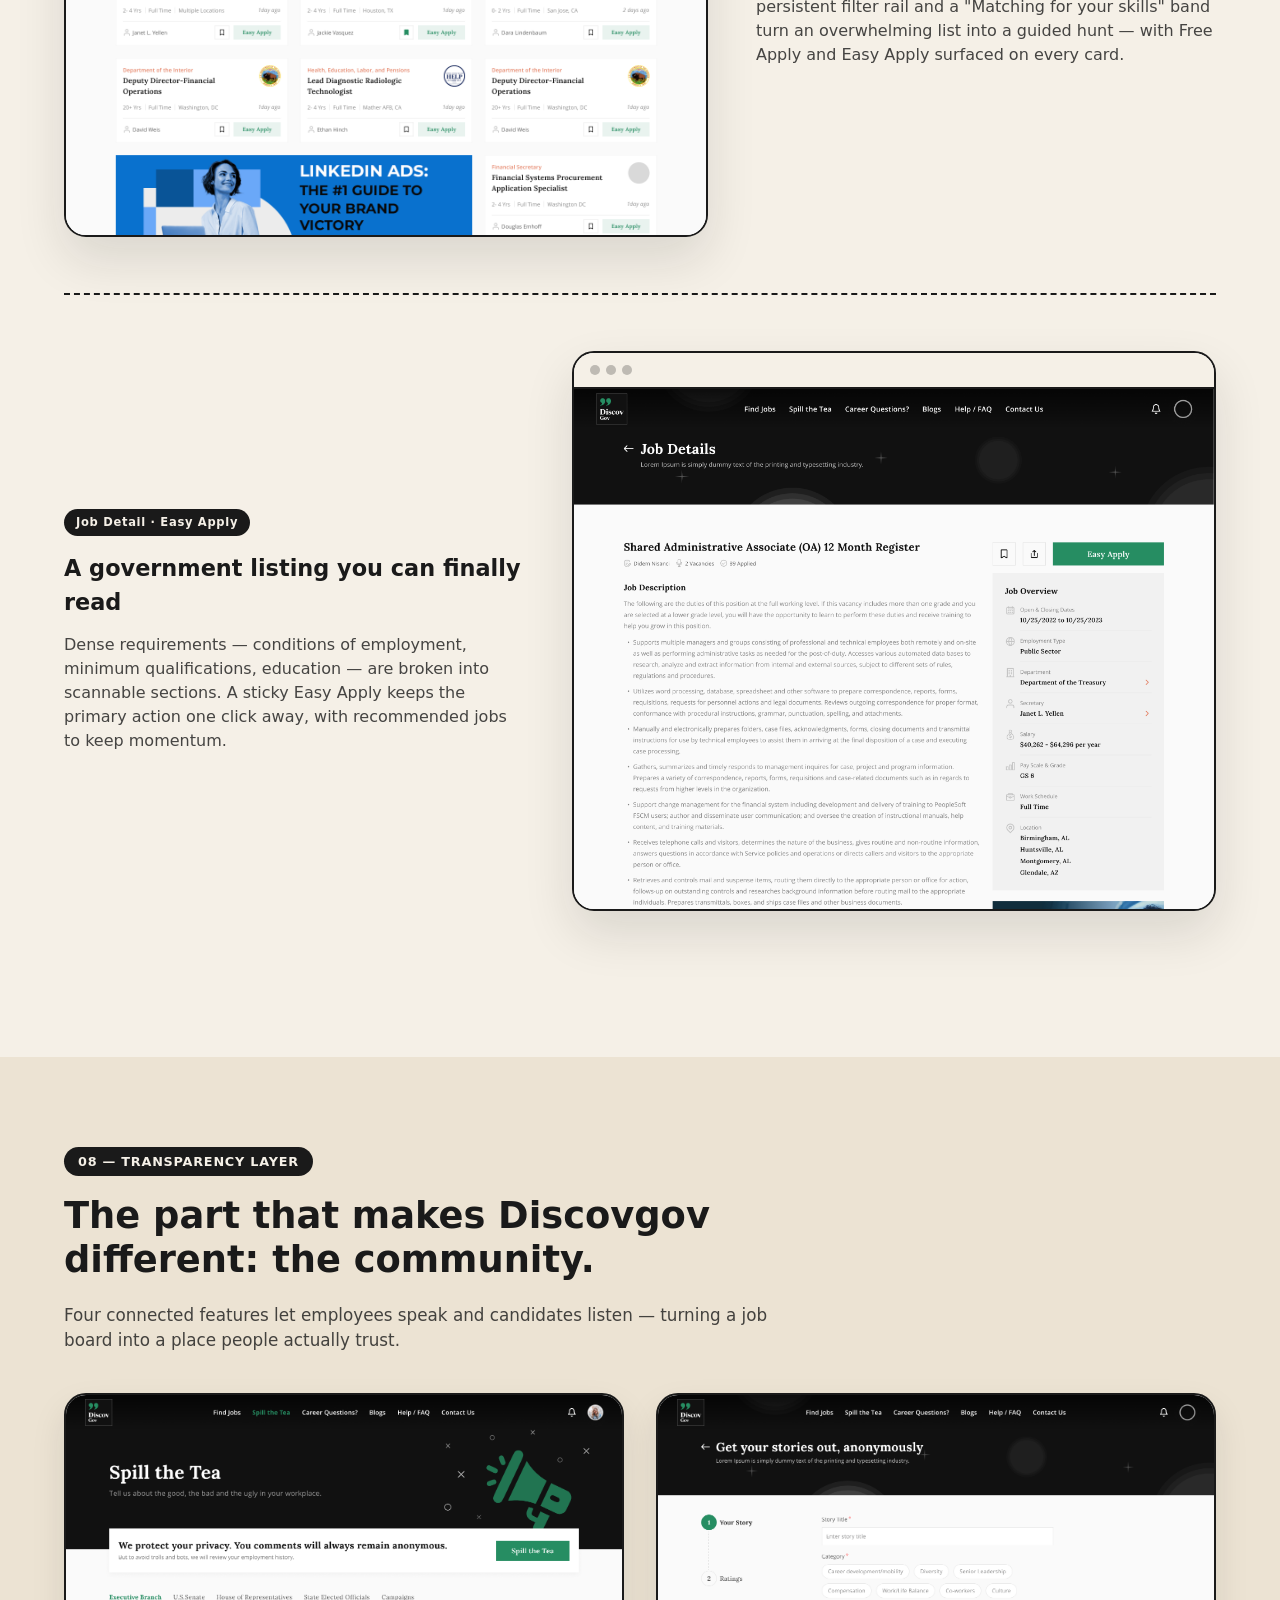
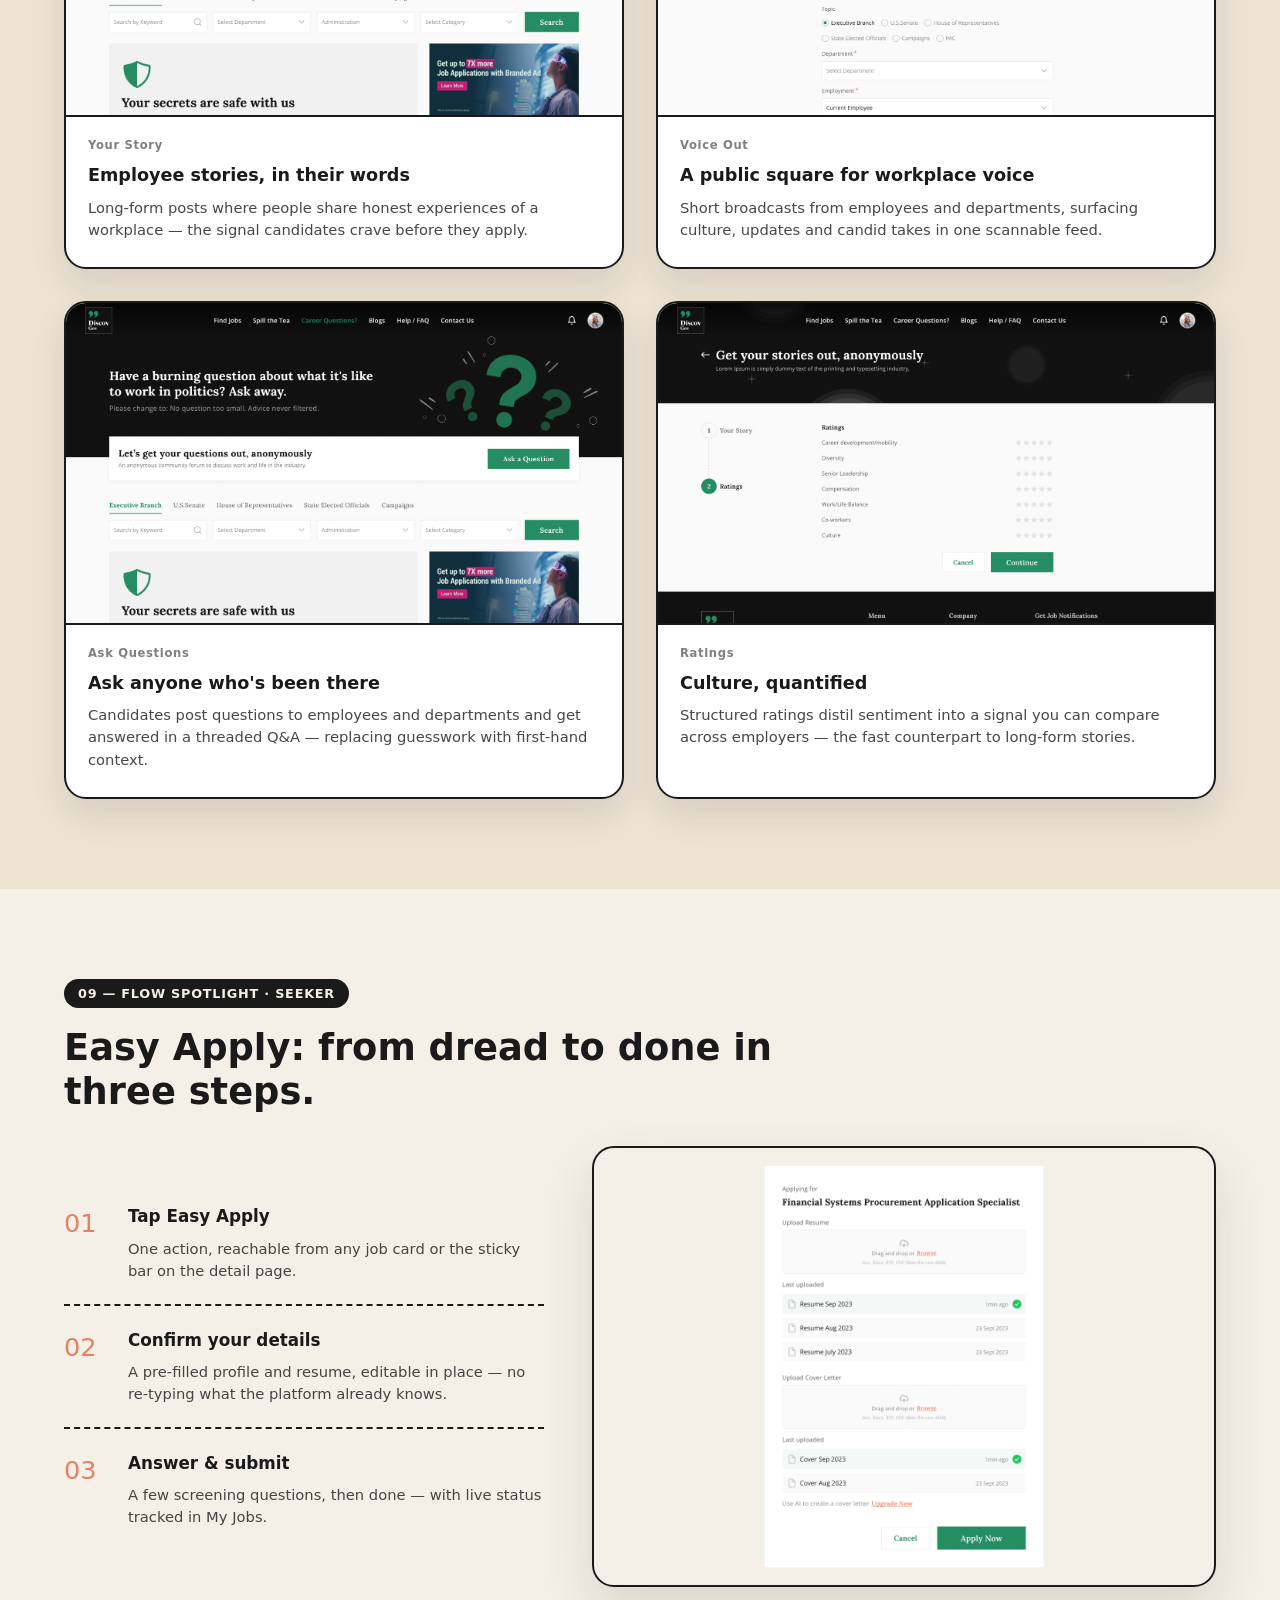
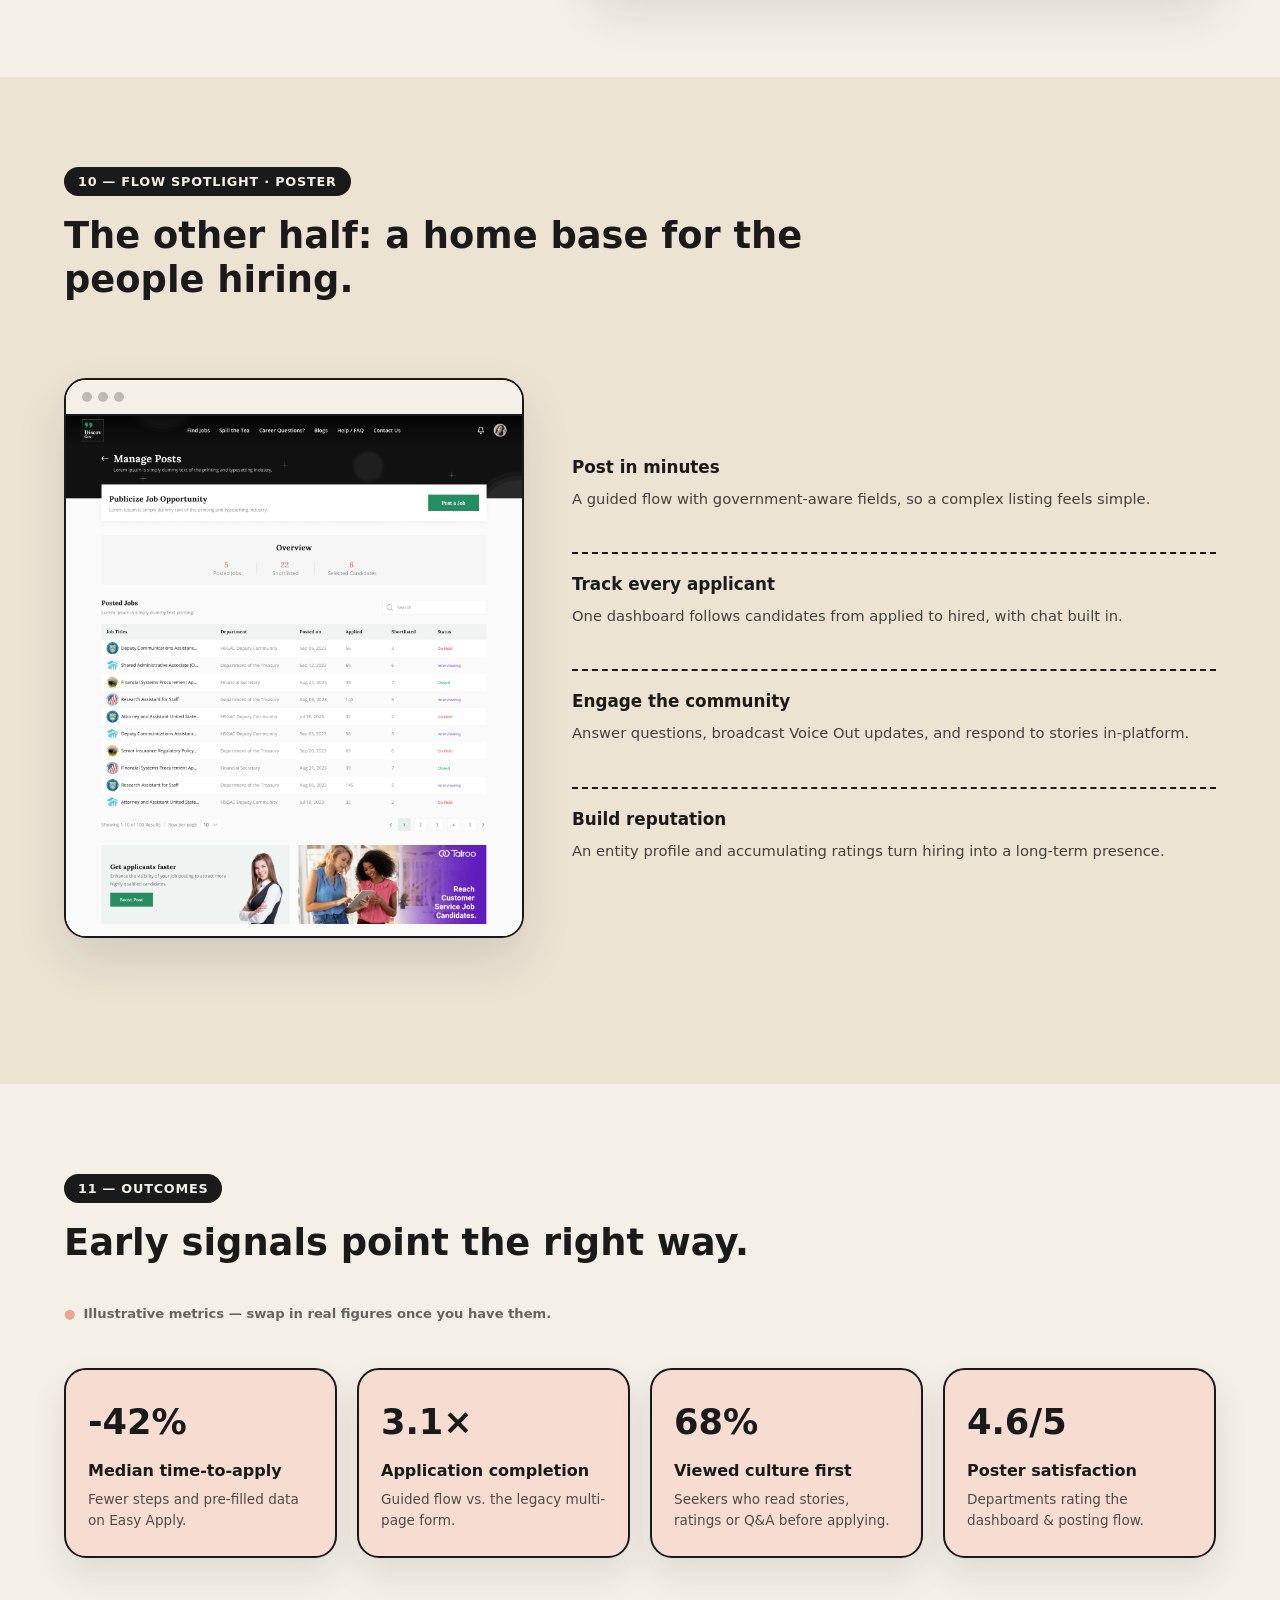
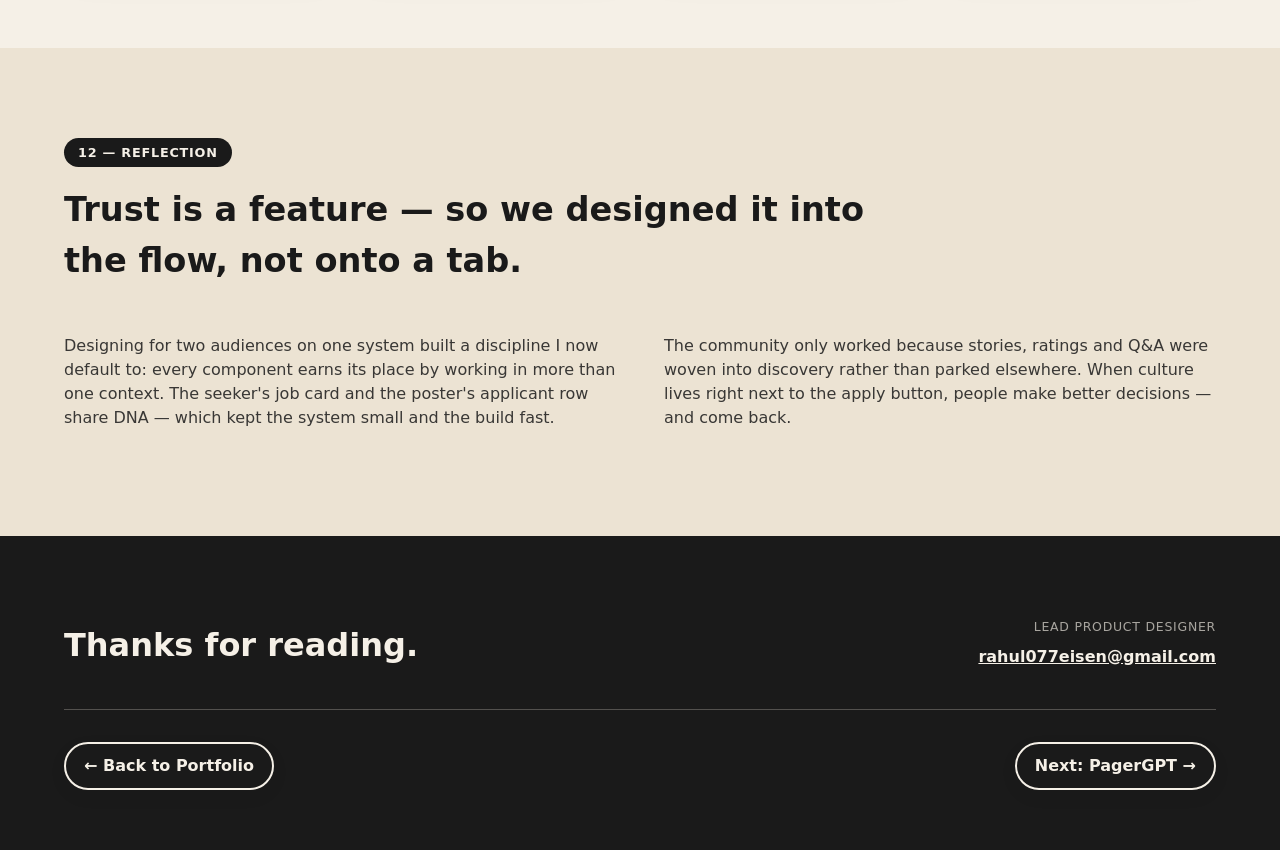
<file: case-studies/discovgov.html>
<!DOCTYPE html>
<html lang="en">
<head>
<meta charset="UTF-8">
<meta name="viewport" content="width=device-width, initial-scale=1.0">
<title>Discovgov Case Study — UI/UX Design by Rahul Eisen, Chennai</title>
<meta name="description" content="UI/UX case study by Rahul Eisen: Discovgov, a career-discovery &amp; workplace-transparency job platform. UX research, IA and design systems.">
<meta name="robots" content="index, follow">
<link rel="canonical" href="https://www.rahuleisen.com/case-studies/discovgov.html">
<meta property="og:type" content="article">
<meta property="og:title" content="Discovgov Case Study — UI/UX Design by Rahul Eisen">
<meta property="og:description" content="A career-discovery and workplace-transparency job platform — UX research, information architecture and design systems by UI/UX Designer Rahul Eisen.">
<meta property="og:url" content="https://www.rahuleisen.com/case-studies/discovgov.html">
<meta property="og:image" content="https://www.rahuleisen.com/assets/case-studies/discovgov/home.png">
<link rel="icon" type="image/svg+xml" href="../assets/icons/favicon.svg">
<link rel="stylesheet" href="../css/style.css">
<link rel="stylesheet" href="../css/case-study.css">
<style>
  :root { --case-accent: #E58063; --case-accent-soft: #F7DDD1; }
</style>
</head>
<body class="case-body">

<div class="grain"></div>

<header class="case-navbar">
  <div class="container case-navbar__inner">
    <a href="../index.html#work" class="case-back">← Back to Portfolio</a>
    <span class="case-navbar__name">Discovgov</span>
  </div>
</header>

<!-- HERO -->
<section class="case-hero">
  <div class="container">
    <p class="case-hero__eyebrow">Lead Product Designer</p>
    <h1 class="case-hero__title">Helping people discover public-sector careers — and the truth about working there.</h1>
    <p class="case-hero__sub">Discovgov is a career-discovery and workplace-transparency platform spanning government, public-sector, corporate and private roles — pairing a powerful job search with a community that lets candidates "spill the tea" on real workplace culture.</p>

    <dl class="case-meta-strip">
      <div><dt>Role</dt><dd>Lead Product Designer</dd></div>
      <div><dt>Timeline</dt><dd>2024 · 14 weeks</dd></div>
      <div><dt>Platform</dt><dd>Responsive Web App</dd></div>
      <div><dt>My Focus</dt><dd>UX · UI · Design System</dd></div>
    </dl>
  </div>
</section>

<!-- 01 OVERVIEW -->
<section class="case-section">
  <div class="container">
    <p class="case-section__label">01 — Overview</p>
    <p class="case-section__lede">Public-sector hiring is scattered across dozens of departmental portals — each with its own rules, jargon and application flow. Discovgov unifies that fragmented landscape into one human place to find work, and pairs it with a transparency layer where real employees share what a job is actually like.</p>
    <div class="case-two-col">
      <p>As Lead Product Designer I owned the experience end-to-end: research synthesis, information architecture, interaction design, the visual language, and a component library that scaled across two very different product surfaces.</p>
      <p>Discovgov serves two audiences at once — seekers hunting for their next role, and posters (departments &amp; employers) publishing openings and engaging their community — so every decision had to hold up from both sides.</p>
    </div>
  </div>
</section>

<!-- 02 CHALLENGE -->
<section class="case-section case-section--alt">
  <div class="container">
    <p class="case-section__label">02 — The Challenge</p>
    <h2 class="case-section__title">Finding a public-sector job is hard. Trusting it is harder.</h2>
    <div class="case-card-row">
      <div class="case-card">
        <span class="case-card__num">01</span>
        <h3>Fragmented discovery</h3>
        <p>Openings are spread across dozens of departmental portals with inconsistent structure — candidates hunt across many sites just to see what exists.</p>
      </div>
      <div class="case-card">
        <span class="case-card__num">02</span>
        <h3>Zero culture signal</h3>
        <p>Listings describe duties but never what it's actually like to work there. People apply, interview and accept roles almost blind.</p>
      </div>
      <div class="case-card">
        <span class="case-card__num">03</span>
        <h3>Intimidating applications</h3>
        <p>Dense, jargon-heavy government forms — eligibility, conditions of employment, series &amp; grade — quietly scare off qualified applicants.</p>
      </div>
    </div>
  </div>
</section>

<!-- 03 DESIGN GOALS -->
<section class="case-section">
  <div class="container">
    <p class="case-section__label">03 — Design Goals</p>
    <h2 class="case-section__title">Four principles guided every screen.</h2>
    <div class="case-goal-list">
      <div class="case-goal">
        <span class="case-goal__num">01</span>
        <h3>Unify the search</h3>
        <p>Bring government, public-sector, corporate and private roles into one consistent, filterable search.</p>
      </div>
      <div class="case-goal">
        <span class="case-goal__num">02</span>
        <h3>Make culture visible</h3>
        <p>Surface real employee voices — stories, ratings and Q&amp;A — right where hiring decisions are made.</p>
      </div>
      <div class="case-goal">
        <span class="case-goal__num">03</span>
        <h3>Lower the apply barrier</h3>
        <p>Turn dense, jargon-heavy government applications into a guided, low-friction Easy Apply.</p>
      </div>
      <div class="case-goal">
        <span class="case-goal__num">04</span>
        <h3>Serve both sides</h3>
        <p>Give posters a first-class surface to publish, track and engage — powered by one shared design system.</p>
      </div>
    </div>
  </div>
</section>

<!-- 04 RESEARCH -->
<section class="case-section case-section--alt">
  <div class="container">
    <p class="case-section__label">04 — Research &amp; Insights</p>
    <h2 class="case-section__title">We listened first — then let the findings shape the product.</h2>
    <div class="case-tag-row">
      <span>Stakeholder interviews</span>
      <span>Competitive audit</span>
      <span>Content analysis of gov listings</span>
      <span>Usability testing</span>
    </div>

    <div class="case-insight">
      <p class="case-insight__quote">"I never know what a place is really like until I've already quit my last job."</p>
      <div class="case-insight__resolution">
        <strong>Candidates don't trust listings alone.</strong>
        <p>So we embedded ratings, employee stories and Q&amp;A directly into job and company pages.</p>
      </div>
    </div>
    <div class="case-insight">
      <p class="case-insight__quote">"Half the words on a government posting don't mean anything to me."</p>
      <div class="case-insight__resolution">
        <strong>Jargon causes silent drop-off.</strong>
        <p>So job detail uses plain-language labels and a scannable, sectioned structure.</p>
      </div>
    </div>
    <div class="case-insight">
      <p class="case-insight__quote">"I search by the department I want to work for, not a job title."</p>
      <div class="case-insight__resolution">
        <strong>People browse by sector &amp; employer.</strong>
        <p>So featured employers, sector tabs and rich department profiles anchor discovery.</p>
      </div>
    </div>
  </div>
</section>

<!-- 05 PERSONAS -->
<section class="case-section">
  <div class="container">
    <p class="case-section__label">05 — Two Sides, One System</p>
    <h2 class="case-section__title">One platform, serving two audiences.</h2>
    <p class="case-section__lede">Every flow was mapped for two people at once. The information architecture keeps them distinct where it matters, and shared where it counts.</p>

    <div class="case-persona-grid">
      <div class="case-persona">
        <span class="case-persona__tag">Job Seeker</span>
        <h3>Find work you can trust</h3>
        <p>People searching for their next public-sector or private role — and vetting the culture before they commit.</p>
        <ul>
          <li>Search, filter &amp; sector browse</li>
          <li>Job detail + Easy Apply</li>
          <li>Company · department · employer profiles</li>
          <li>My Jobs &amp; application tracking</li>
          <li>Profile &amp; resume creation</li>
          <li>Stories, ratings &amp; Ask Questions</li>
        </ul>
      </div>
      <div class="case-persona">
        <span class="case-persona__tag">Job Poster</span>
        <h3>Reach and engage the right people</h3>
        <p>Government departments and employers publishing roles and building a public reputation.</p>
        <ul>
          <li>Post a job &amp; manage listings</li>
          <li>Applicant-tracking dashboard</li>
          <li>Entity / company setup</li>
          <li>Voice Out broadcasts</li>
          <li>Answer candidate questions</li>
          <li>Chat &amp; pricing plans</li>
        </ul>
      </div>
    </div>
  </div>
</section>

<!-- 06 DESIGN SYSTEM -->
<section class="case-section case-section--alt">
  <div class="container">
    <p class="case-section__label">06 — Design System</p>
    <h2 class="case-section__title">A calm, editorial system built to scale.</h2>
    <p class="case-section__lede">A serif-led type pairing gives the platform warmth and authority — unusual for a job board — while a restrained palette keeps dense content readable.</p>

    <div class="case-type-grid">
      <div class="case-type-card">
        <p class="case-aa" style="font-family: Georgia, 'Times New Roman', serif;">Aa</p>
        <p class="case-font-name">Lora</p>
        <p>Display &amp; headings — a warm serif that gives an otherwise transactional job platform a human, trustworthy voice.</p>
        <p class="case-glyphs">ABCDEFGHIJ · abcdefg · 0123456789</p>
      </div>
      <div class="case-type-card">
        <p class="case-aa" style="font-family: 'Segoe UI', Arial, sans-serif;">Aa</p>
        <p class="case-font-name">Open Sans</p>
        <p>Body &amp; UI — a neutral, highly legible sans that carries long-form government copy without fatigue.</p>
        <p class="case-glyphs">ABCDEFGHIJ · abcdefg · 0123456789</p>
      </div>
    </div>

    <p class="case-palette-label">Palette</p>
    <div class="case-swatch-row">
      <div class="case-swatch">
        <div class="case-swatch__chip" style="background:#268D62;"></div>
        <div class="case-swatch__info"><strong>Primary</strong><span>#268D62</span></div>
      </div>
      <div class="case-swatch">
        <div class="case-swatch__chip" style="background:#111111;"></div>
        <div class="case-swatch__info"><strong>Ink</strong><span>#111111</span></div>
      </div>
      <div class="case-swatch">
        <div class="case-swatch__chip" style="background:#E58063;"></div>
        <div class="case-swatch__info"><strong>Coral</strong><span>#E58063</span></div>
      </div>
      <div class="case-swatch">
        <div class="case-swatch__chip" style="background:#8D71D8;"></div>
        <div class="case-swatch__info"><strong>Iris</strong><span>#8D71D8</span></div>
      </div>
      <div class="case-swatch">
        <div class="case-swatch__chip" style="background:#FAFAF7; border-right:none;"></div>
        <div class="case-swatch__info"><strong>Canvas</strong><span>#FAFAF7</span></div>
      </div>
    </div>
  </div>
</section>

<!-- 07 PRODUCT SCREENS -->
<section class="case-section">
  <div class="container">
    <p class="case-section__label">07 — The Product</p>
    <h2 class="case-section__title">From fragmented portals to one considered experience.</h2>

    <div class="case-screen-row">
      <div class="case-screen-row__text">
        <span class="case-screen-row__label">Homepage</span>
        <h3>A front door that sells the search and the culture</h3>
        <p>Two clear entry points — "Find the right job" and "Spill the tea on workplace culture" — set the tone immediately. Featured employers, sector-tabbed latest jobs and community media follow in a calm, scannable rhythm.</p>
      </div>
      <div class="case-browser-frame">
        <div class="case-browser-frame__bar"><span></span><span></span><span></span></div>
        <img src="../assets/case-studies/discovgov/home.png" alt="Discovgov homepage screenshot">
      </div>
    </div>

    <div class="case-screen-row case-screen-row--reverse">
      <div class="case-screen-row__text">
        <span class="case-screen-row__label">Find a Job</span>
        <h3>Search that matches how people actually look</h3>
        <p>Sector tabs (public, corporate, private, government), a persistent filter rail and a "Matching for your skills" band turn an overwhelming list into a guided hunt — with Free Apply and Easy Apply surfaced on every card.</p>
      </div>
      <div class="case-browser-frame">
        <div class="case-browser-frame__bar"><span></span><span></span><span></span></div>
        <img src="../assets/case-studies/discovgov/find-job.png" alt="Discovgov find-a-job search screenshot">
      </div>
    </div>

    <div class="case-screen-row">
      <div class="case-screen-row__text">
        <span class="case-screen-row__label">Job Detail · Easy Apply</span>
        <h3>A government listing you can finally read</h3>
        <p>Dense requirements — conditions of employment, minimum qualifications, education — are broken into scannable sections. A sticky Easy Apply keeps the primary action one click away, with recommended jobs to keep momentum.</p>
      </div>
      <div class="case-browser-frame">
        <div class="case-browser-frame__bar"><span></span><span></span><span></span></div>
        <img src="../assets/case-studies/discovgov/job-detail.png" alt="Discovgov job detail and Easy Apply screenshot">
      </div>
    </div>
  </div>
</section>

<!-- 08 COMMUNITY -->
<section class="case-section case-section--alt">
  <div class="container">
    <p class="case-section__label">08 — Transparency Layer</p>
    <h2 class="case-section__title">The part that makes Discovgov different: the community.</h2>
    <p class="case-section__lede">Four connected features let employees speak and candidates listen — turning a job board into a place people actually trust.</p>

    <div class="case-community-grid">
      <div class="case-community-card">
        <div class="case-community-card__shot"><img src="../assets/case-studies/discovgov/story.png" alt="Your Story feature screenshot"></div>
        <div class="case-community-card__body">
          <span class="case-community-card__label">Your Story</span>
          <h4>Employee stories, in their words</h4>
          <p>Long-form posts where people share honest experiences of a workplace — the signal candidates crave before they apply.</p>
        </div>
      </div>
      <div class="case-community-card">
        <div class="case-community-card__shot"><img src="../assets/case-studies/discovgov/voice-out.png" alt="Voice Out feature screenshot"></div>
        <div class="case-community-card__body">
          <span class="case-community-card__label">Voice Out</span>
          <h4>A public square for workplace voice</h4>
          <p>Short broadcasts from employees and departments, surfacing culture, updates and candid takes in one scannable feed.</p>
        </div>
      </div>
      <div class="case-community-card">
        <div class="case-community-card__shot"><img src="../assets/case-studies/discovgov/ask-questions.png" alt="Ask Questions feature screenshot"></div>
        <div class="case-community-card__body">
          <span class="case-community-card__label">Ask Questions</span>
          <h4>Ask anyone who's been there</h4>
          <p>Candidates post questions to employees and departments and get answered in a threaded Q&amp;A — replacing guesswork with first-hand context.</p>
        </div>
      </div>
      <div class="case-community-card">
        <div class="case-community-card__shot"><img src="../assets/case-studies/discovgov/ratings.png" alt="Ratings feature screenshot"></div>
        <div class="case-community-card__body">
          <span class="case-community-card__label">Ratings</span>
          <h4>Culture, quantified</h4>
          <p>Structured ratings distil sentiment into a signal you can compare across employers — the fast counterpart to long-form stories.</p>
        </div>
      </div>
    </div>
  </div>
</section>

<!-- 09 FLOW SPOTLIGHT SEEKER -->
<section class="case-section">
  <div class="container">
    <p class="case-section__label">09 — Flow Spotlight · Seeker</p>
    <h2 class="case-section__title">Easy Apply: from dread to done in three steps.</h2>

    <div class="case-flow-layout">
      <div class="case-flow-steps">
        <div class="case-flow-step">
          <span class="case-flow-step__num">01</span>
          <div>
            <h3>Tap Easy Apply</h3>
            <p>One action, reachable from any job card or the sticky bar on the detail page.</p>
          </div>
        </div>
        <div class="case-flow-step">
          <span class="case-flow-step__num">02</span>
          <div>
            <h3>Confirm your details</h3>
            <p>A pre-filled profile and resume, editable in place — no re-typing what the platform already knows.</p>
          </div>
        </div>
        <div class="case-flow-step">
          <span class="case-flow-step__num">03</span>
          <div>
            <h3>Answer &amp; submit</h3>
            <p>A few screening questions, then done — with live status tracked in My Jobs.</p>
          </div>
        </div>
      </div>
      <div class="case-flow-image">
        <img src="../assets/case-studies/discovgov/apply-modal.png" alt="Discovgov Easy Apply modal screenshot">
      </div>
    </div>
  </div>
</section>

<!-- 10 FLOW SPOTLIGHT POSTER -->
<section class="case-section case-section--alt">
  <div class="container">
    <p class="case-section__label">10 — Flow Spotlight · Poster</p>
    <h2 class="case-section__title">The other half: a home base for the people hiring.</h2>

    <div class="case-screen-row">
      <div class="case-browser-frame">
        <div class="case-browser-frame__bar"><span></span><span></span><span></span></div>
        <img src="../assets/case-studies/discovgov/dashboard.png" alt="Discovgov poster dashboard screenshot">
      </div>
      <div class="case-poster-list">
        <div class="case-poster-item">
          <h3>Post in minutes</h3>
          <p>A guided flow with government-aware fields, so a complex listing feels simple.</p>
        </div>
        <div class="case-poster-item">
          <h3>Track every applicant</h3>
          <p>One dashboard follows candidates from applied to hired, with chat built in.</p>
        </div>
        <div class="case-poster-item">
          <h3>Engage the community</h3>
          <p>Answer questions, broadcast Voice Out updates, and respond to stories in-platform.</p>
        </div>
        <div class="case-poster-item">
          <h3>Build reputation</h3>
          <p>An entity profile and accumulating ratings turn hiring into a long-term presence.</p>
        </div>
      </div>
    </div>
  </div>
</section>

<!-- 11 OUTCOMES -->
<section class="case-section">
  <div class="container">
    <p class="case-section__label">11 — Outcomes</p>
    <h2 class="case-section__title">Early signals point the right way.</h2>
    <p class="case-note">Illustrative metrics — swap in real figures once you have them.</p>

    <div class="case-stat-grid">
      <div class="case-stat">
        <strong>-42%</strong>
        <span>Median time-to-apply</span>
        <p>Fewer steps and pre-filled data on Easy Apply.</p>
      </div>
      <div class="case-stat">
        <strong>3.1×</strong>
        <span>Application completion</span>
        <p>Guided flow vs. the legacy multi-page form.</p>
      </div>
      <div class="case-stat">
        <strong>68%</strong>
        <span>Viewed culture first</span>
        <p>Seekers who read stories, ratings or Q&amp;A before applying.</p>
      </div>
      <div class="case-stat">
        <strong>4.6/5</strong>
        <span>Poster satisfaction</span>
        <p>Departments rating the dashboard &amp; posting flow.</p>
      </div>
    </div>
  </div>
</section>

<!-- 12 REFLECTION -->
<section class="case-section case-section--alt">
  <div class="container">
    <p class="case-section__label">12 — Reflection</p>
    <h2 class="case-reflection-title">Trust is a feature — so we designed it into the flow, not onto a tab.</h2>
    <div class="case-two-col">
      <p>Designing for two audiences on one system built a discipline I now default to: every component earns its place by working in more than one context. The seeker's job card and the poster's applicant row share DNA — which kept the system small and the build fast.</p>
      <p>The community only worked because stories, ratings and Q&amp;A were woven into discovery rather than parked elsewhere. When culture lives right next to the apply button, people make better decisions — and come back.</p>
    </div>
  </div>
</section>

<!-- FOOTER -->
<footer class="case-footer">
  <div class="container">
    <div class="case-footer__top">
      <h3 class="case-footer__thanks">Thanks for reading.</h3>
      <div class="case-footer__contact">
        <span>Lead Product Designer</span>
        <a href="mailto:rahul077eisen@gmail.com">rahul077eisen@gmail.com</a>
      </div>
    </div>
    <div class="case-nav-footer">
      <a href="../index.html#work" class="case-nav-footer__link">← Back to Portfolio</a>
      <a href="pagergpt.html" class="case-nav-footer__link">Next: PagerGPT →</a>
    </div>
  </div>
</footer>

</body>
</html>
</file>
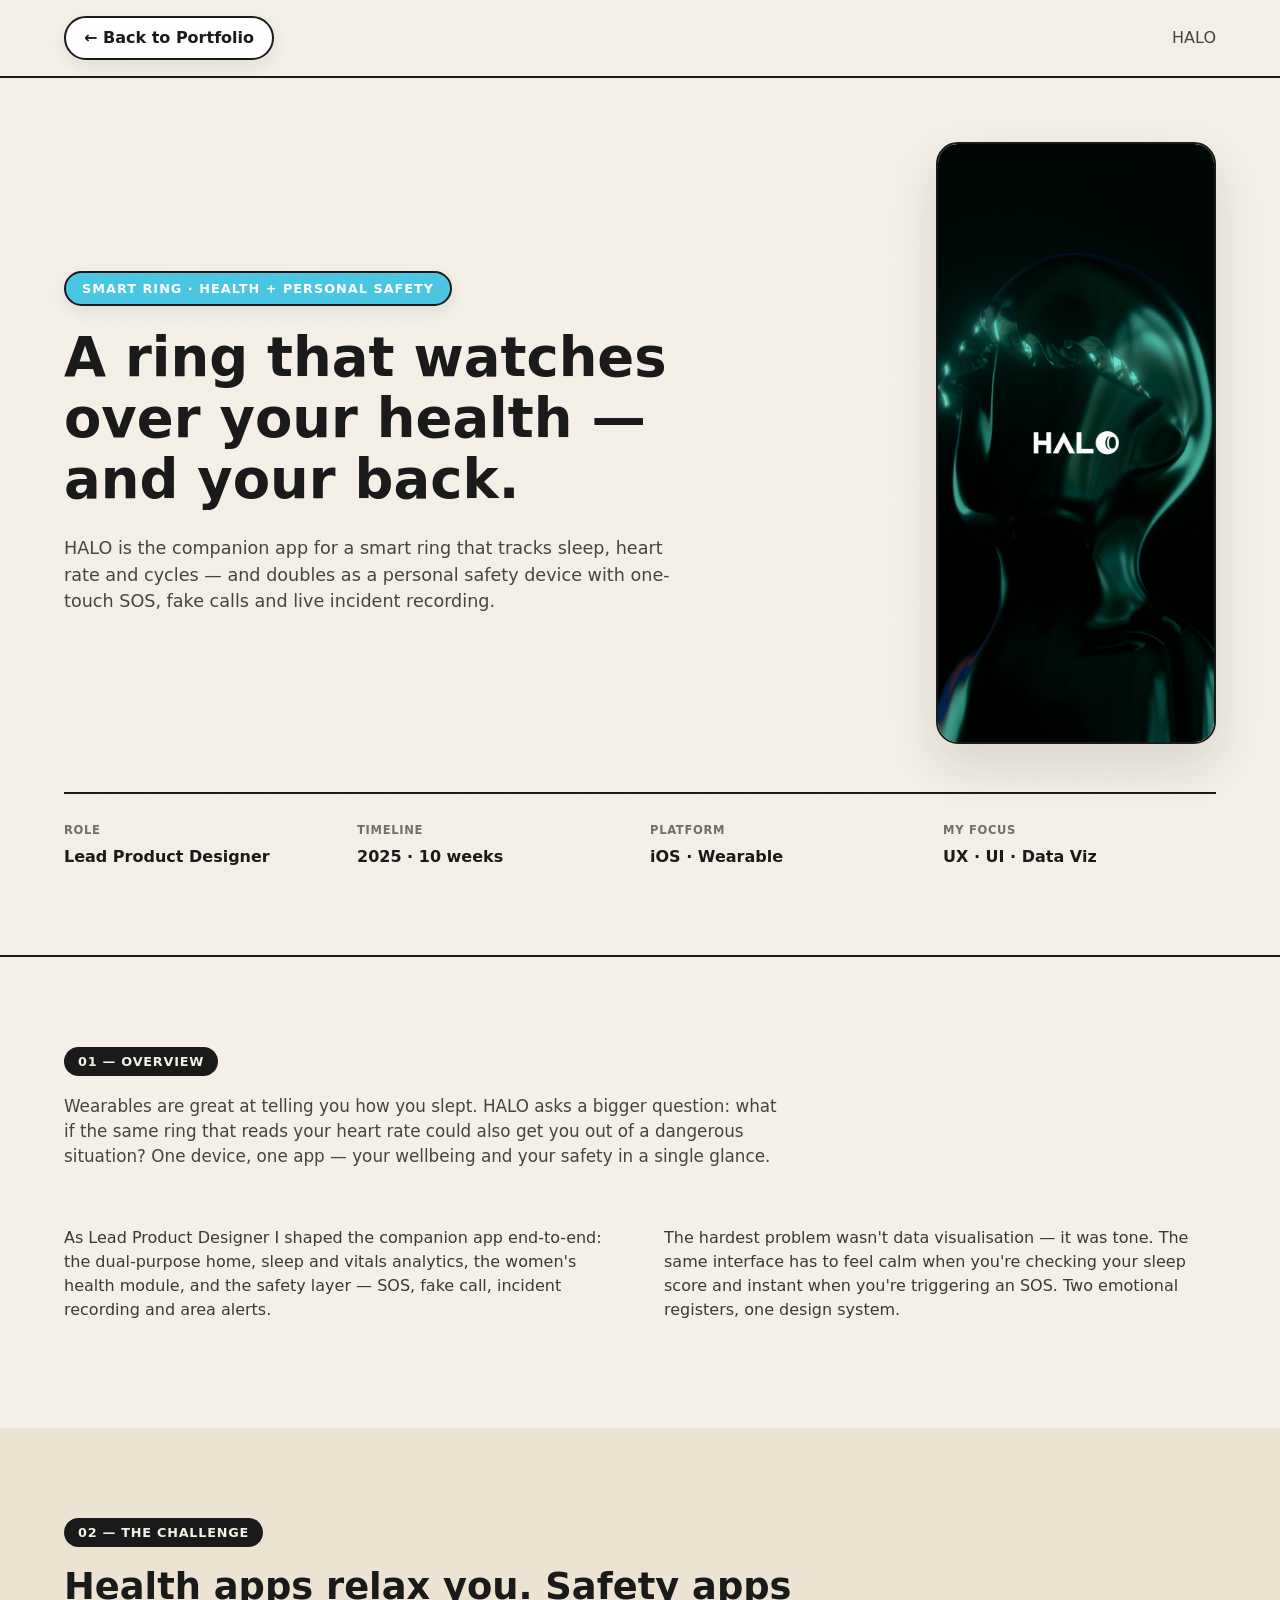
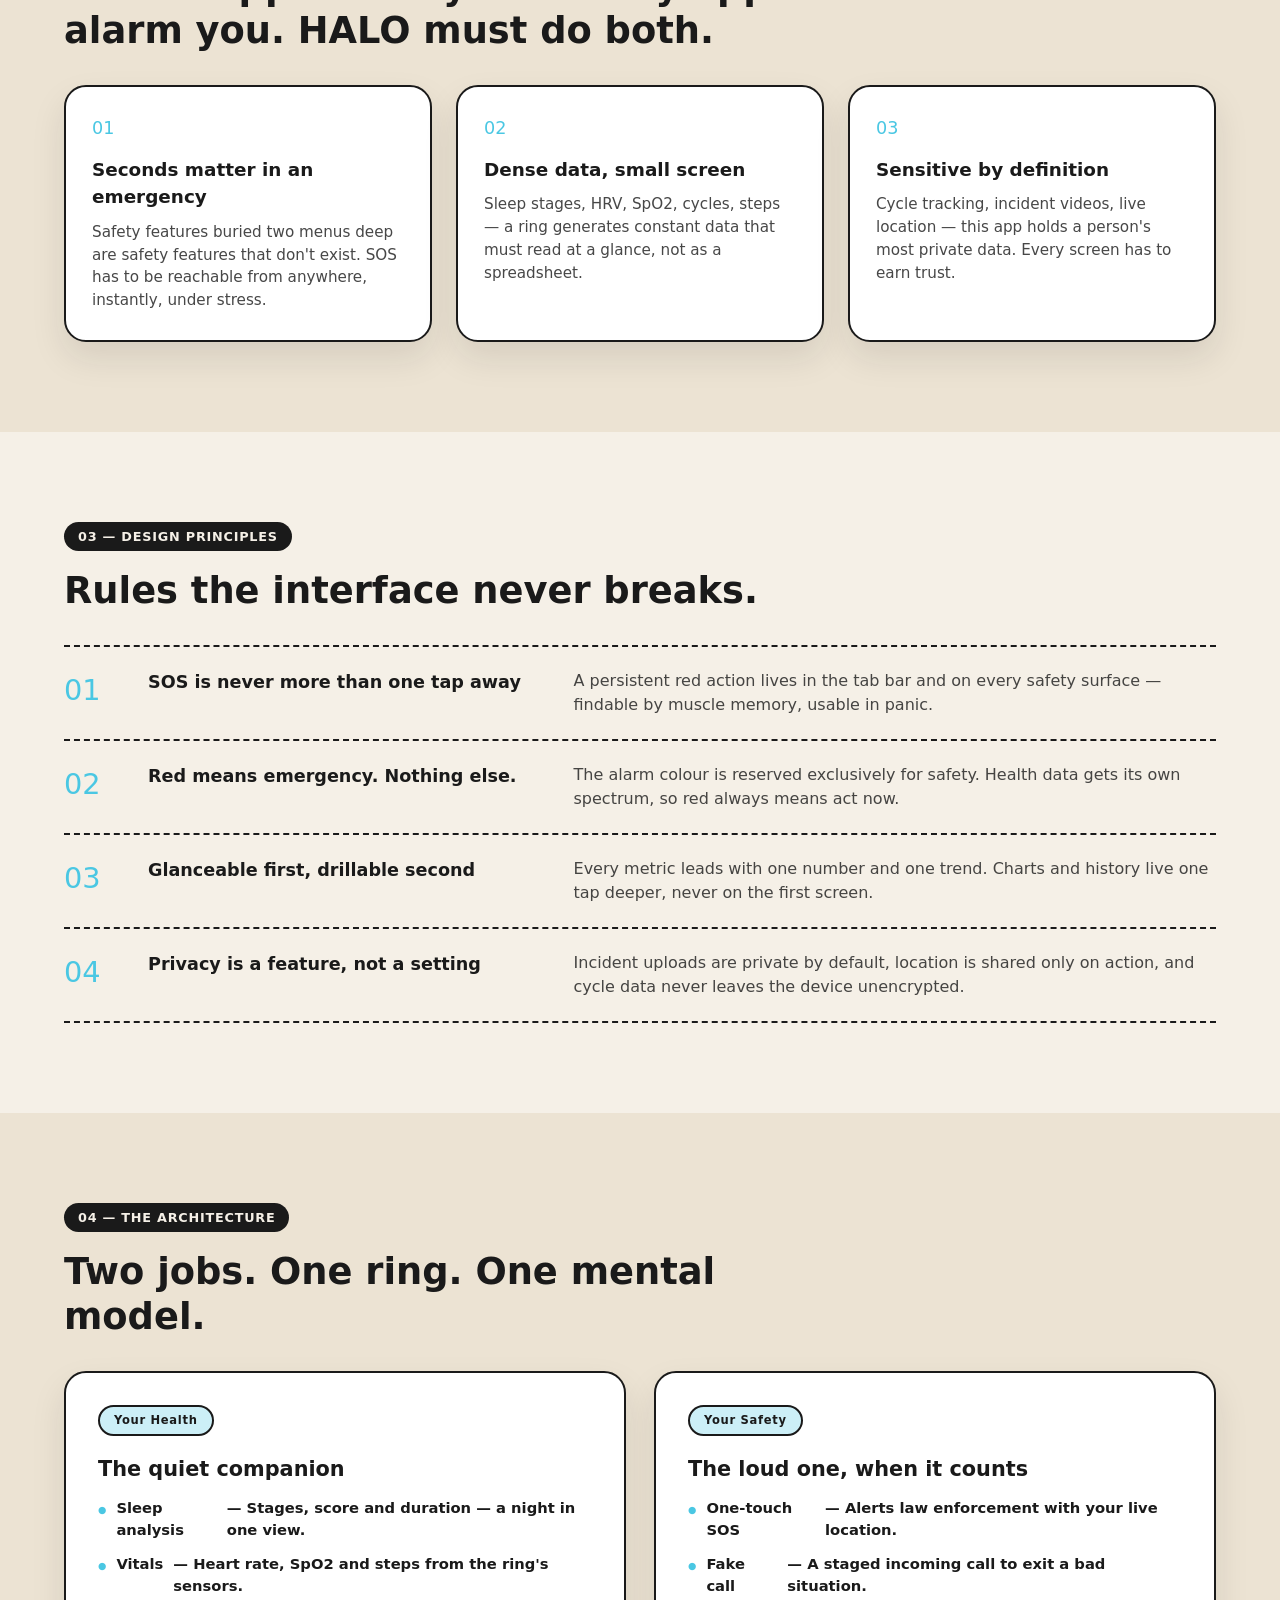
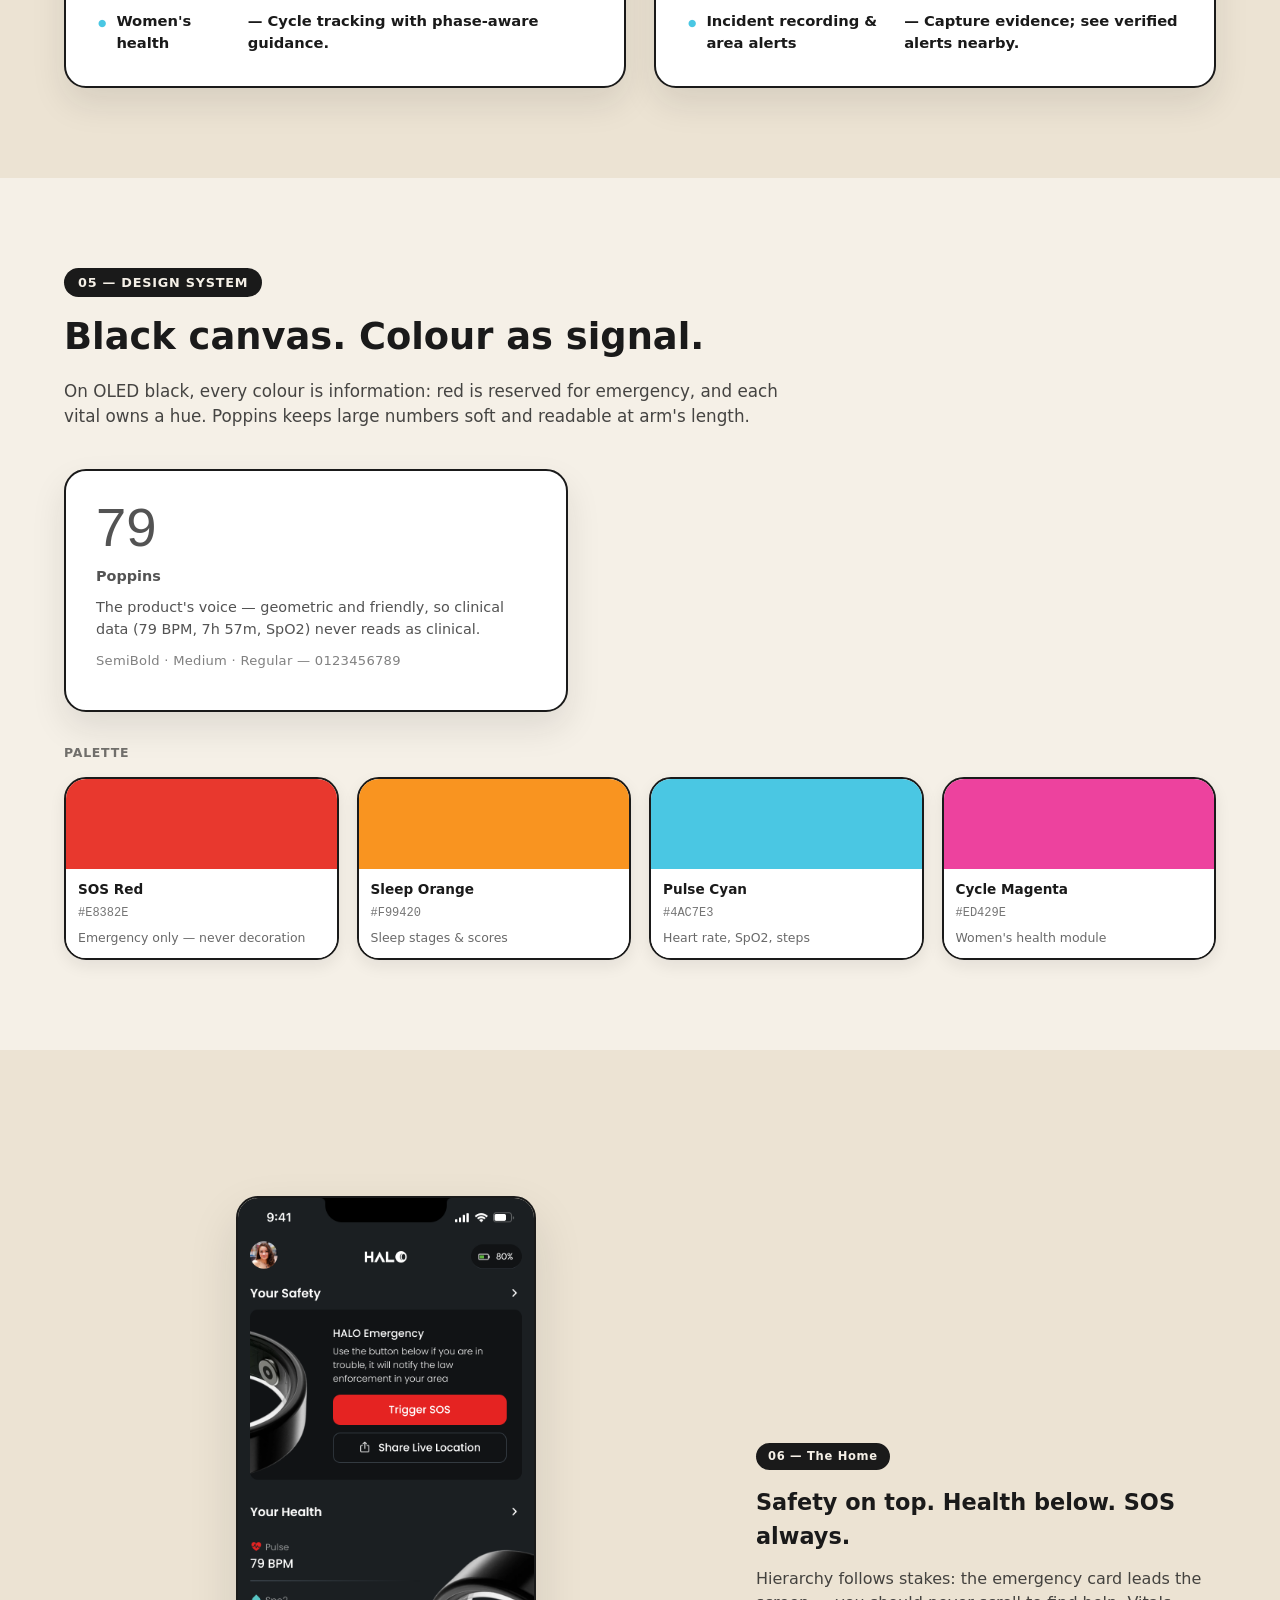
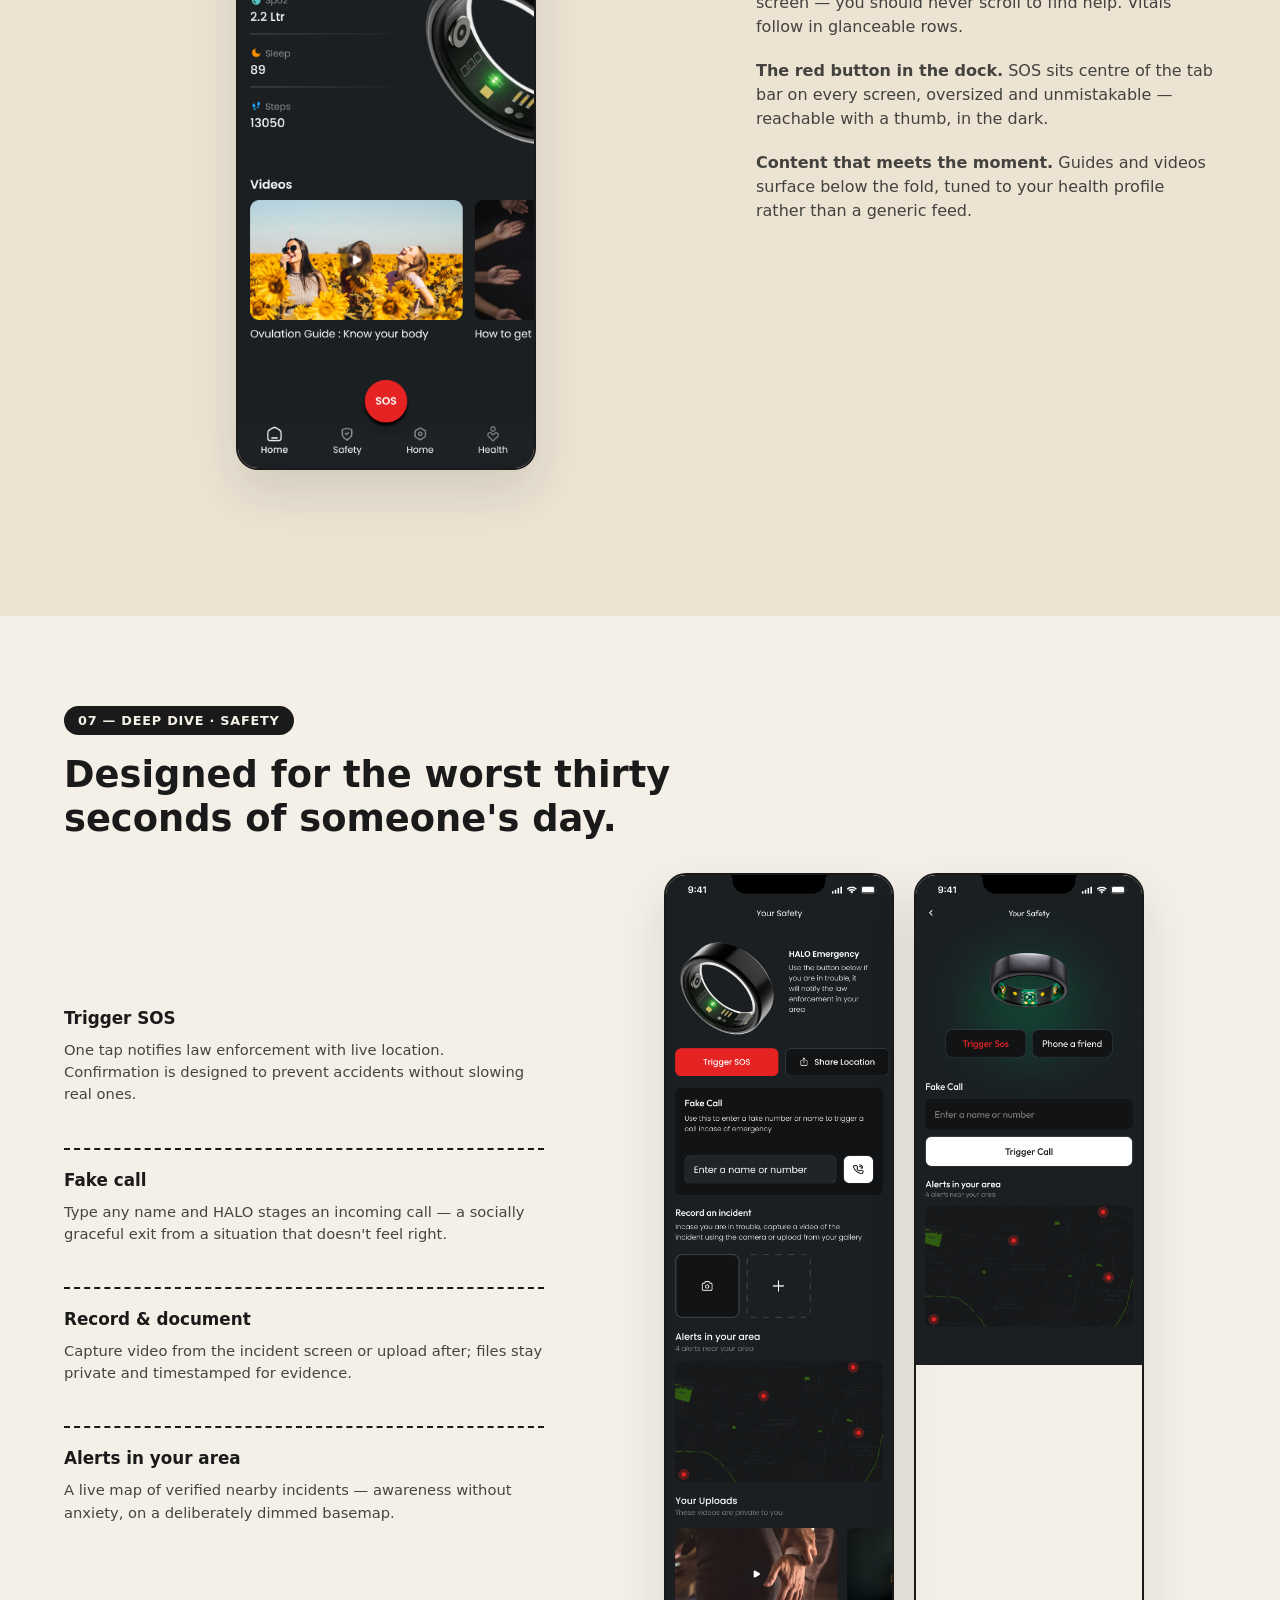
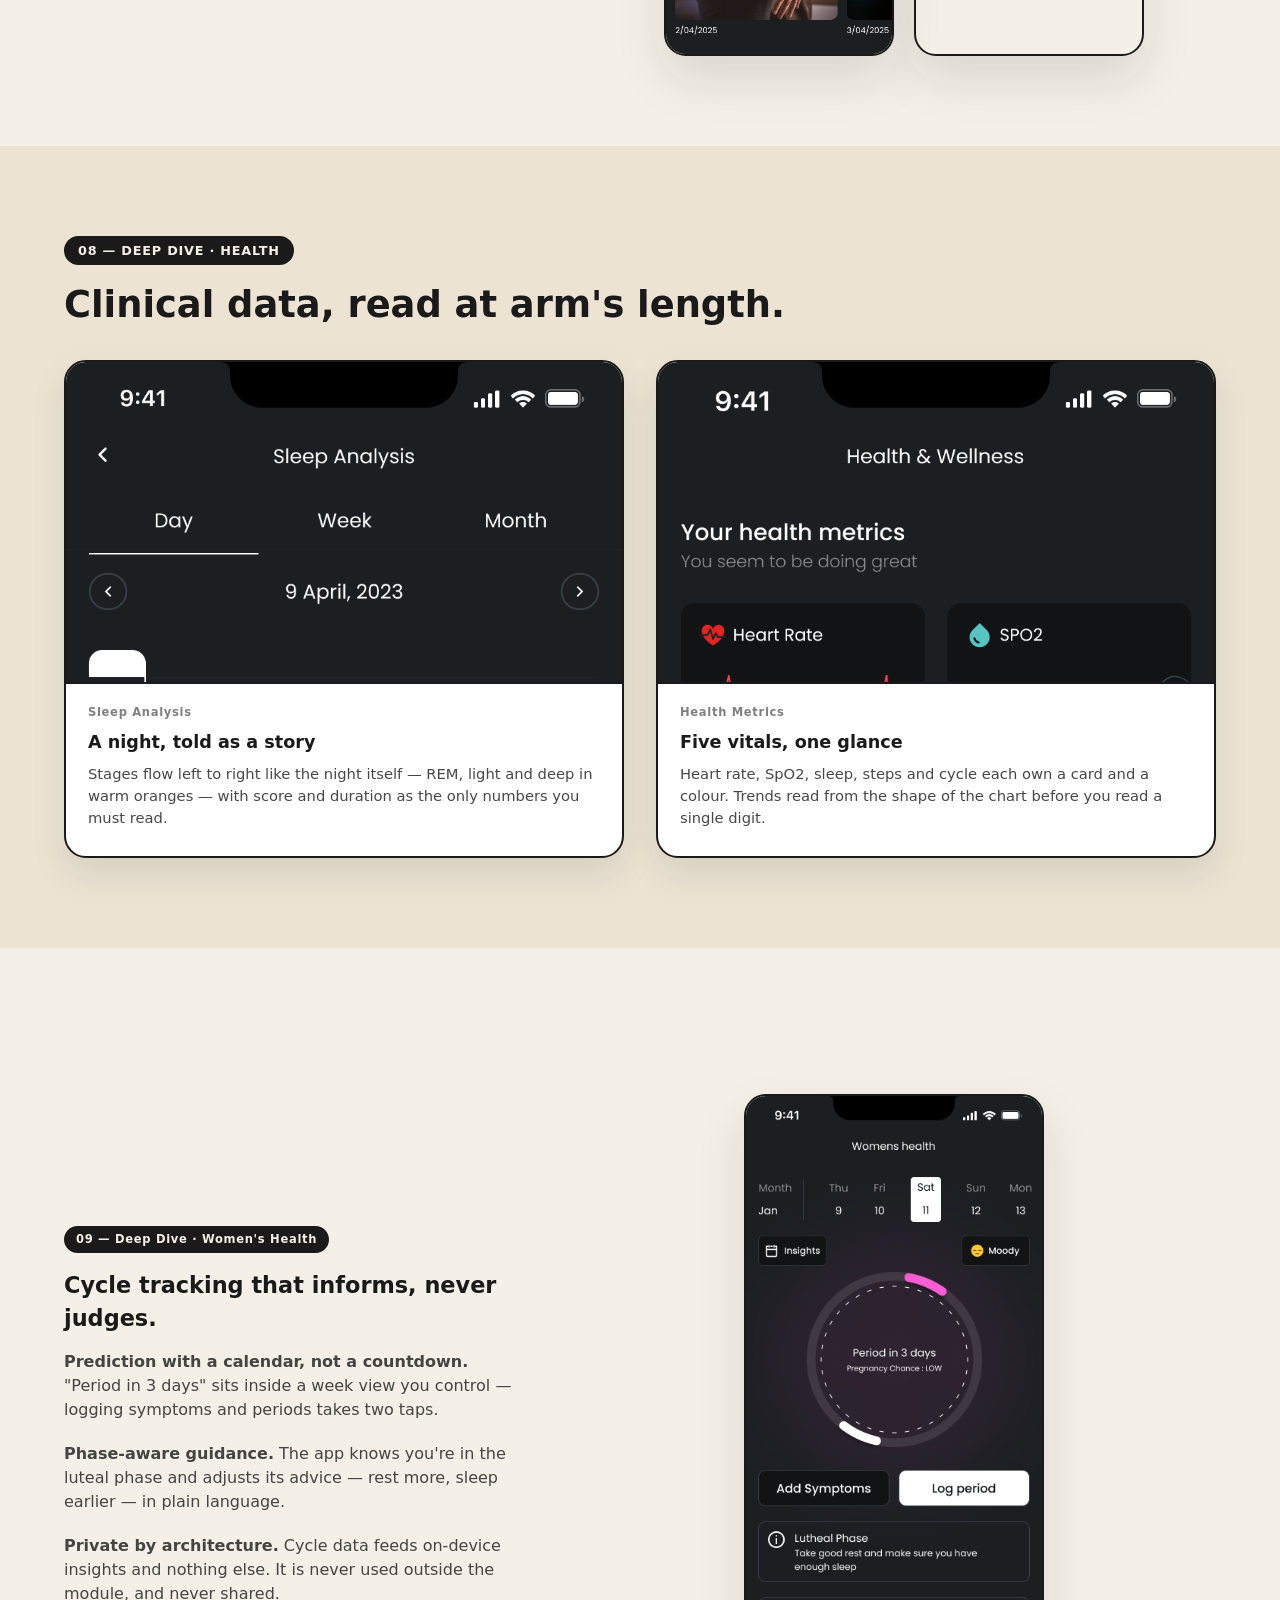
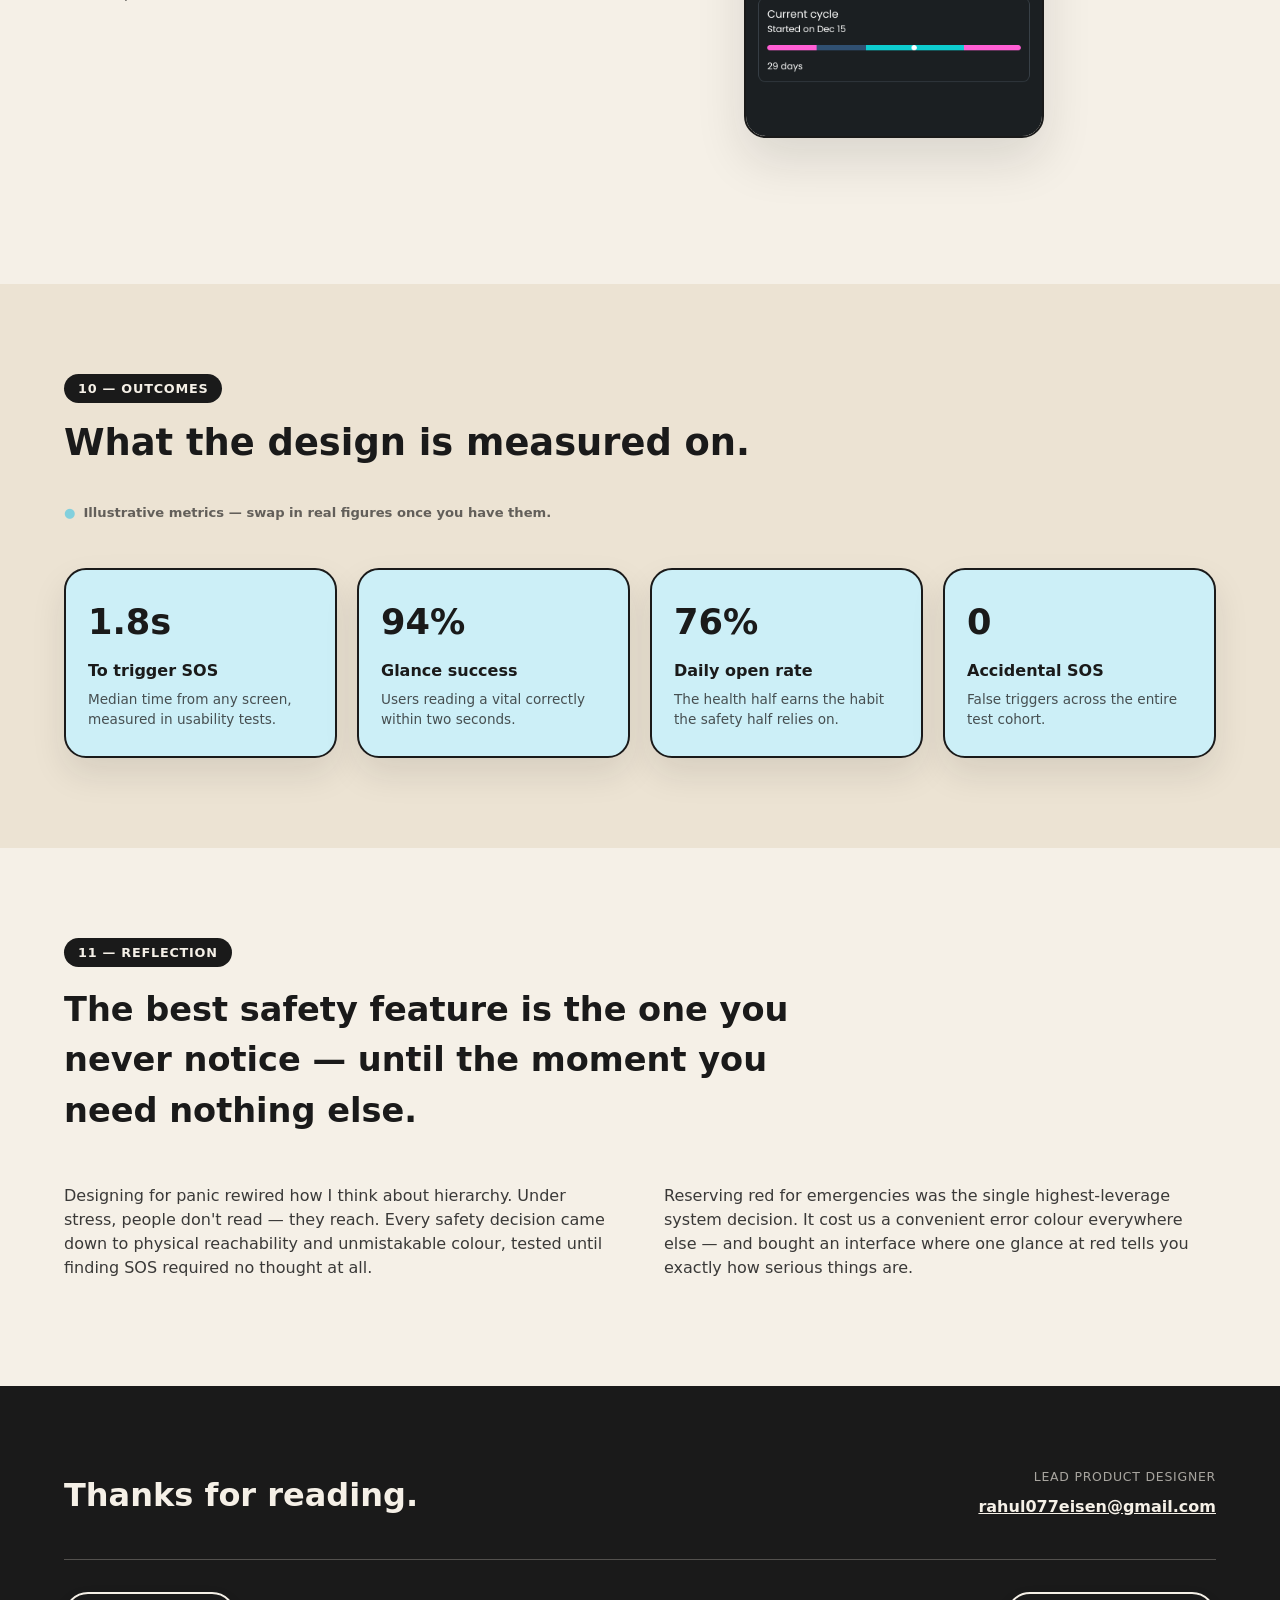
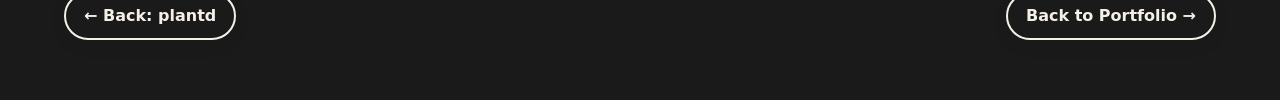
<file: case-studies/halo.html>
<!DOCTYPE html>
<html lang="en">
<head>
<meta charset="UTF-8">
<meta name="viewport" content="width=device-width, initial-scale=1.0">
<title>HALO Case Study — Wearable Health App Design by Rahul Eisen, Chennai</title>
<meta name="description" content="Wearable app case study by Rahul Eisen: HALO, a smart ring health &amp; safety app. Mobile design and interaction design.">
<meta name="robots" content="index, follow">
<link rel="canonical" href="https://www.rahuleisen.com/case-studies/halo.html">
<meta property="og:type" content="article">
<meta property="og:title" content="HALO Case Study — Wearable Health App Design by Rahul Eisen">
<meta property="og:description" content="A smart ring health and safety app — mobile app design and interaction design by UX Designer Rahul Eisen.">
<meta property="og:url" content="https://www.rahuleisen.com/case-studies/halo.html">
<meta property="og:image" content="https://www.rahuleisen.com/assets/case-studies/halo/hero.png">
<link rel="icon" type="image/svg+xml" href="../assets/icons/favicon.svg">
<link rel="stylesheet" href="../css/style.css">
<link rel="stylesheet" href="../css/case-study.css">
<style>
  :root { --case-accent: #4AC7E3; --case-accent-soft: #CCEFF7; }
</style>
</head>
<body class="case-body">

<div class="grain"></div>

<header class="case-navbar">
  <div class="container case-navbar__inner">
    <a href="../index.html#work" class="case-back">← Back to Portfolio</a>
    <span class="case-navbar__name">HALO</span>
  </div>
</header>

<!-- HERO -->
<section class="case-hero">
  <div class="container">
    <div style="display:grid; grid-template-columns:1.4fr 1fr; gap:56px; align-items:center;">
      <div>
        <p class="case-hero__eyebrow">Smart Ring · Health + Personal Safety</p>
        <h1 class="case-hero__title">A ring that watches over your health — and your back.</h1>
        <p class="case-hero__sub">HALO is the companion app for a smart ring that tracks sleep, heart rate and cycles — and doubles as a personal safety device with one-touch SOS, fake calls and live incident recording.</p>
      </div>
      <div class="case-flow-image" style="max-width:280px; margin-left:auto;">
        <img src="../assets/case-studies/halo/hero.png" alt="HALO brand splash — the HALO ring rendered in dark glass with a glowing teal thread">
      </div>
    </div>

    <dl class="case-meta-strip">
      <div><dt>Role</dt><dd>Lead Product Designer</dd></div>
      <div><dt>Timeline</dt><dd>2025 · 10 weeks</dd></div>
      <div><dt>Platform</dt><dd>iOS · Wearable</dd></div>
      <div><dt>My Focus</dt><dd>UX · UI · Data Viz</dd></div>
    </dl>
  </div>
</section>

<!-- 01 OVERVIEW -->
<section class="case-section">
  <div class="container">
    <p class="case-section__label">01 — Overview</p>
    <p class="case-section__lede">Wearables are great at telling you how you slept. HALO asks a bigger question: what if the same ring that reads your heart rate could also get you out of a dangerous situation? One device, one app — your wellbeing and your safety in a single glance.</p>
    <div class="case-two-col">
      <p>As Lead Product Designer I shaped the companion app end-to-end: the dual-purpose home, sleep and vitals analytics, the women's health module, and the safety layer — SOS, fake call, incident recording and area alerts.</p>
      <p>The hardest problem wasn't data visualisation — it was tone. The same interface has to feel calm when you're checking your sleep score and instant when you're triggering an SOS. Two emotional registers, one design system.</p>
    </div>
  </div>
</section>

<!-- 02 CHALLENGE -->
<section class="case-section case-section--alt">
  <div class="container">
    <p class="case-section__label">02 — The Challenge</p>
    <h2 class="case-section__title">Health apps relax you. Safety apps alarm you. HALO must do both.</h2>
    <div class="case-card-row">
      <div class="case-card">
        <span class="case-card__num">01</span>
        <h3>Seconds matter in an emergency</h3>
        <p>Safety features buried two menus deep are safety features that don't exist. SOS has to be reachable from anywhere, instantly, under stress.</p>
      </div>
      <div class="case-card">
        <span class="case-card__num">02</span>
        <h3>Dense data, small screen</h3>
        <p>Sleep stages, HRV, SpO2, cycles, steps — a ring generates constant data that must read at a glance, not as a spreadsheet.</p>
      </div>
      <div class="case-card">
        <span class="case-card__num">03</span>
        <h3>Sensitive by definition</h3>
        <p>Cycle tracking, incident videos, live location — this app holds a person's most private data. Every screen has to earn trust.</p>
      </div>
    </div>
  </div>
</section>

<!-- 03 DESIGN PRINCIPLES -->
<section class="case-section">
  <div class="container">
    <p class="case-section__label">03 — Design Principles</p>
    <h2 class="case-section__title">Rules the interface never breaks.</h2>
    <div class="case-goal-list">
      <div class="case-goal">
        <span class="case-goal__num">01</span>
        <h3>SOS is never more than one tap away</h3>
        <p>A persistent red action lives in the tab bar and on every safety surface — findable by muscle memory, usable in panic.</p>
      </div>
      <div class="case-goal">
        <span class="case-goal__num">02</span>
        <h3>Red means emergency. Nothing else.</h3>
        <p>The alarm colour is reserved exclusively for safety. Health data gets its own spectrum, so red always means act now.</p>
      </div>
      <div class="case-goal">
        <span class="case-goal__num">03</span>
        <h3>Glanceable first, drillable second</h3>
        <p>Every metric leads with one number and one trend. Charts and history live one tap deeper, never on the first screen.</p>
      </div>
      <div class="case-goal">
        <span class="case-goal__num">04</span>
        <h3>Privacy is a feature, not a setting</h3>
        <p>Incident uploads are private by default, location is shared only on action, and cycle data never leaves the device unencrypted.</p>
      </div>
    </div>
  </div>
</section>

<!-- 04 ARCHITECTURE -->
<section class="case-section case-section--alt">
  <div class="container">
    <p class="case-section__label">04 — The Architecture</p>
    <h2 class="case-section__title">Two jobs. One ring. One mental model.</h2>

    <div class="case-persona-grid">
      <div class="case-persona">
        <span class="case-persona__tag">Your Health</span>
        <h3>The quiet companion</h3>
        <ul>
          <li><strong>Sleep analysis</strong> — Stages, score and duration — a night in one view.</li>
          <li><strong>Vitals</strong> — Heart rate, SpO2 and steps from the ring's sensors.</li>
          <li><strong>Women's health</strong> — Cycle tracking with phase-aware guidance.</li>
        </ul>
      </div>
      <div class="case-persona">
        <span class="case-persona__tag">Your Safety</span>
        <h3>The loud one, when it counts</h3>
        <ul>
          <li><strong>One-touch SOS</strong> — Alerts law enforcement with your live location.</li>
          <li><strong>Fake call</strong> — A staged incoming call to exit a bad situation.</li>
          <li><strong>Incident recording &amp; area alerts</strong> — Capture evidence; see verified alerts nearby.</li>
        </ul>
      </div>
    </div>
  </div>
</section>

<!-- 05 DESIGN SYSTEM -->
<section class="case-section">
  <div class="container">
    <p class="case-section__label">05 — Design System</p>
    <h2 class="case-section__title">Black canvas. Colour as signal.</h2>
    <p class="case-section__lede">On OLED black, every colour is information: red is reserved for emergency, and each vital owns a hue. Poppins keeps large numbers soft and readable at arm's length.</p>

    <div class="case-type-grid" style="grid-template-columns: 1fr;">
      <div class="case-type-card" style="max-width:504px;">
        <p class="case-aa" style="font-family: 'Century Gothic', 'Poppins', 'Segoe UI', sans-serif;">79</p>
        <p class="case-font-name">Poppins</p>
        <p>The product's voice — geometric and friendly, so clinical data (79 BPM, 7h 57m, SpO2) never reads as clinical.</p>
        <p class="case-glyphs">SemiBold · Medium · Regular — 0123456789</p>
      </div>
    </div>

    <p class="case-palette-label">Palette</p>
    <div class="case-swatch-row" style="grid-template-columns: repeat(4, 1fr);">
      <div class="case-swatch">
        <div class="case-swatch__chip" style="background:#E8382E;"></div>
        <div class="case-swatch__info"><strong>SOS Red</strong><span>#E8382E</span><p style="margin:6px 0 0; font-size:.78rem; opacity:.65;">Emergency only — never decoration</p></div>
      </div>
      <div class="case-swatch">
        <div class="case-swatch__chip" style="background:#F99420;"></div>
        <div class="case-swatch__info"><strong>Sleep Orange</strong><span>#F99420</span><p style="margin:6px 0 0; font-size:.78rem; opacity:.65;">Sleep stages &amp; scores</p></div>
      </div>
      <div class="case-swatch">
        <div class="case-swatch__chip" style="background:#4AC7E3;"></div>
        <div class="case-swatch__info"><strong>Pulse Cyan</strong><span>#4AC7E3</span><p style="margin:6px 0 0; font-size:.78rem; opacity:.65;">Heart rate, SpO2, steps</p></div>
      </div>
      <div class="case-swatch">
        <div class="case-swatch__chip" style="background:#ED429E; border-right:none;"></div>
        <div class="case-swatch__info"><strong>Cycle Magenta</strong><span>#ED429E</span><p style="margin:6px 0 0; font-size:.78rem; opacity:.65;">Women's health module</p></div>
      </div>
    </div>
  </div>
</section>

<!-- 06 THE HOME -->
<section class="case-section case-section--alt">
  <div class="container">
    <div class="case-screen-row case-screen-row--reverse">
      <div class="case-flow-image" style="max-width:300px; margin:0 auto;">
        <img src="../assets/case-studies/halo/home.png" alt="HALO home screen showing the Your Safety emergency card above Your Health vitals">
      </div>
      <div class="case-screen-row__text">
        <span class="case-screen-row__label">06 — The Home</span>
        <h3>Safety on top. Health below. SOS always.</h3>
        <p style="margin-bottom:20px;">Hierarchy follows stakes: the emergency card leads the screen — you should never scroll to find help. Vitals follow in glanceable rows.</p>
        <p style="margin-bottom:20px;"><strong>The red button in the dock.</strong> SOS sits centre of the tab bar on every screen, oversized and unmistakable — reachable with a thumb, in the dark.</p>
        <p><strong>Content that meets the moment.</strong> Guides and videos surface below the fold, tuned to your health profile rather than a generic feed.</p>
      </div>
    </div>
  </div>
</section>

<!-- 07 DEEP DIVE SAFETY -->
<section class="case-section">
  <div class="container">
    <p class="case-section__label">07 — Deep Dive · Safety</p>
    <h2 class="case-section__title">Designed for the worst thirty seconds of someone's day.</h2>

    <div class="case-flow-layout">
      <div class="case-poster-list">
        <div class="case-poster-item">
          <h3>Trigger SOS</h3>
          <p>One tap notifies law enforcement with live location. Confirmation is designed to prevent accidents without slowing real ones.</p>
        </div>
        <div class="case-poster-item">
          <h3>Fake call</h3>
          <p>Type any name and HALO stages an incoming call — a socially graceful exit from a situation that doesn't feel right.</p>
        </div>
        <div class="case-poster-item">
          <h3>Record &amp; document</h3>
          <p>Capture video from the incident screen or upload after; files stay private and timestamped for evidence.</p>
        </div>
        <div class="case-poster-item">
          <h3>Alerts in your area</h3>
          <p>A live map of verified nearby incidents — awareness without anxiety, on a deliberately dimmed basemap.</p>
        </div>
      </div>
      <div style="display:flex; gap:20px; justify-content:center;">
        <div class="case-flow-image" style="max-width:230px;">
          <img src="../assets/case-studies/halo/safety-hub.png" alt="HALO safety screen with HALO Emergency card, Fake Call, Record an incident and Alerts in your area">
        </div>
        <div class="case-flow-image" style="max-width:230px;">
          <img src="../assets/case-studies/halo/safety-controls.png" alt="HALO safety screen showing Trigger SOS, Phone a friend, Fake Call and the area alerts map">
        </div>
      </div>
    </div>
  </div>
</section>

<!-- 08 DEEP DIVE HEALTH -->
<section class="case-section case-section--alt">
  <div class="container">
    <p class="case-section__label">08 — Deep Dive · Health</p>
    <h2 class="case-section__title">Clinical data, read at arm's length.</h2>

    <div class="case-community-grid">
      <div class="case-community-card">
        <div class="case-community-card__shot"><img src="../assets/case-studies/halo/sleep-analysis.png" alt="HALO sleep analysis screen showing sleep stages chart, sleep score and duration"></div>
        <div class="case-community-card__body">
          <span class="case-community-card__label">Sleep Analysis</span>
          <h4>A night, told as a story</h4>
          <p>Stages flow left to right like the night itself — REM, light and deep in warm oranges — with score and duration as the only numbers you must read.</p>
        </div>
      </div>
      <div class="case-community-card">
        <div class="case-community-card__shot"><img src="../assets/case-studies/halo/health-metrics.png" alt="HALO health metrics screen showing heart rate, SpO2, sleep, steps and menstrual cycle cards"></div>
        <div class="case-community-card__body">
          <span class="case-community-card__label">Health Metrics</span>
          <h4>Five vitals, one glance</h4>
          <p>Heart rate, SpO2, sleep, steps and cycle each own a card and a colour. Trends read from the shape of the chart before you read a single digit.</p>
        </div>
      </div>
    </div>
  </div>
</section>

<!-- 09 DEEP DIVE WOMEN'S HEALTH -->
<section class="case-section">
  <div class="container">
    <div class="case-screen-row">
      <div class="case-screen-row__text">
        <span class="case-screen-row__label">09 — Deep Dive · Women's Health</span>
        <h3>Cycle tracking that informs, never judges.</h3>
        <p style="margin-bottom:20px;"><strong>Prediction with a calendar, not a countdown.</strong> "Period in 3 days" sits inside a week view you control — logging symptoms and periods takes two taps.</p>
        <p style="margin-bottom:20px;"><strong>Phase-aware guidance.</strong> The app knows you're in the luteal phase and adjusts its advice — rest more, sleep earlier — in plain language.</p>
        <p><strong>Private by architecture.</strong> Cycle data feeds on-device insights and nothing else. It is never used outside the module, and never shared.</p>
      </div>
      <div class="case-flow-image" style="max-width:300px; margin:0 auto;">
        <img src="../assets/case-studies/halo/womens-health.png" alt="HALO women's health screen showing cycle calendar, phase guidance and period logging">
      </div>
    </div>
  </div>
</section>

<!-- 10 OUTCOMES -->
<section class="case-section case-section--alt">
  <div class="container">
    <p class="case-section__label">10 — Outcomes</p>
    <h2 class="case-section__title">What the design is measured on.</h2>
    <p class="case-note">Illustrative metrics — swap in real figures once you have them.</p>

    <div class="case-stat-grid">
      <div class="case-stat">
        <strong>1.8s</strong>
        <span>To trigger SOS</span>
        <p>Median time from any screen, measured in usability tests.</p>
      </div>
      <div class="case-stat">
        <strong>94%</strong>
        <span>Glance success</span>
        <p>Users reading a vital correctly within two seconds.</p>
      </div>
      <div class="case-stat">
        <strong>76%</strong>
        <span>Daily open rate</span>
        <p>The health half earns the habit the safety half relies on.</p>
      </div>
      <div class="case-stat">
        <strong>0</strong>
        <span>Accidental SOS</span>
        <p>False triggers across the entire test cohort.</p>
      </div>
    </div>
  </div>
</section>

<!-- 11 REFLECTION -->
<section class="case-section">
  <div class="container">
    <p class="case-section__label">11 — Reflection</p>
    <h2 class="case-reflection-title">The best safety feature is the one you never notice — until the moment you need nothing else.</h2>
    <div class="case-two-col">
      <p>Designing for panic rewired how I think about hierarchy. Under stress, people don't read — they reach. Every safety decision came down to physical reachability and unmistakable colour, tested until finding SOS required no thought at all.</p>
      <p>Reserving red for emergencies was the single highest-leverage system decision. It cost us a convenient error colour everywhere else — and bought an interface where one glance at red tells you exactly how serious things are.</p>
    </div>
  </div>
</section>

<!-- FOOTER -->
<footer class="case-footer">
  <div class="container">
    <div class="case-footer__top">
      <h3 class="case-footer__thanks">Thanks for reading.</h3>
      <div class="case-footer__contact">
        <span>Lead Product Designer</span>
        <a href="mailto:rahul077eisen@gmail.com">rahul077eisen@gmail.com</a>
      </div>
    </div>
    <div class="case-nav-footer">
      <a href="plantd.html" class="case-nav-footer__link">← Back: plantd</a>
      <a href="../index.html#work" class="case-nav-footer__link">Back to Portfolio →</a>
    </div>
  </div>
</footer>

</body>
</html>
</file>
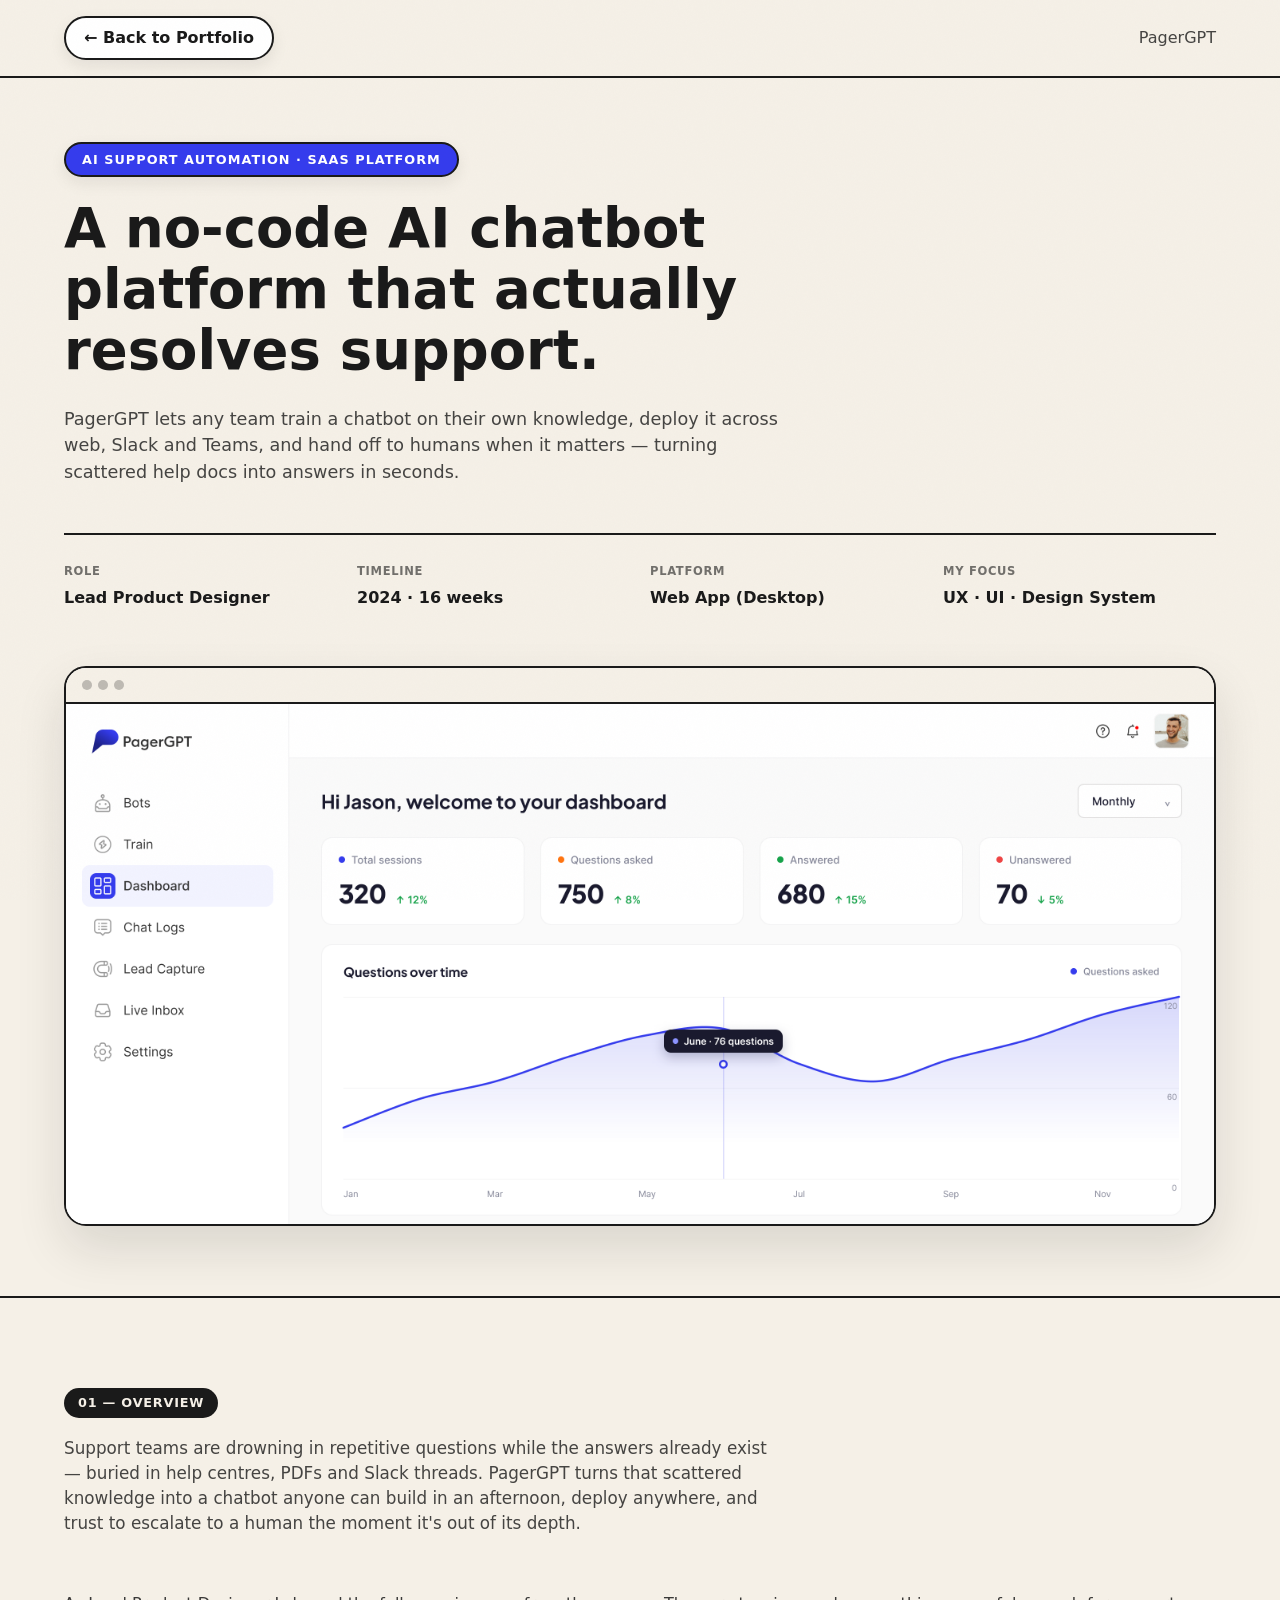
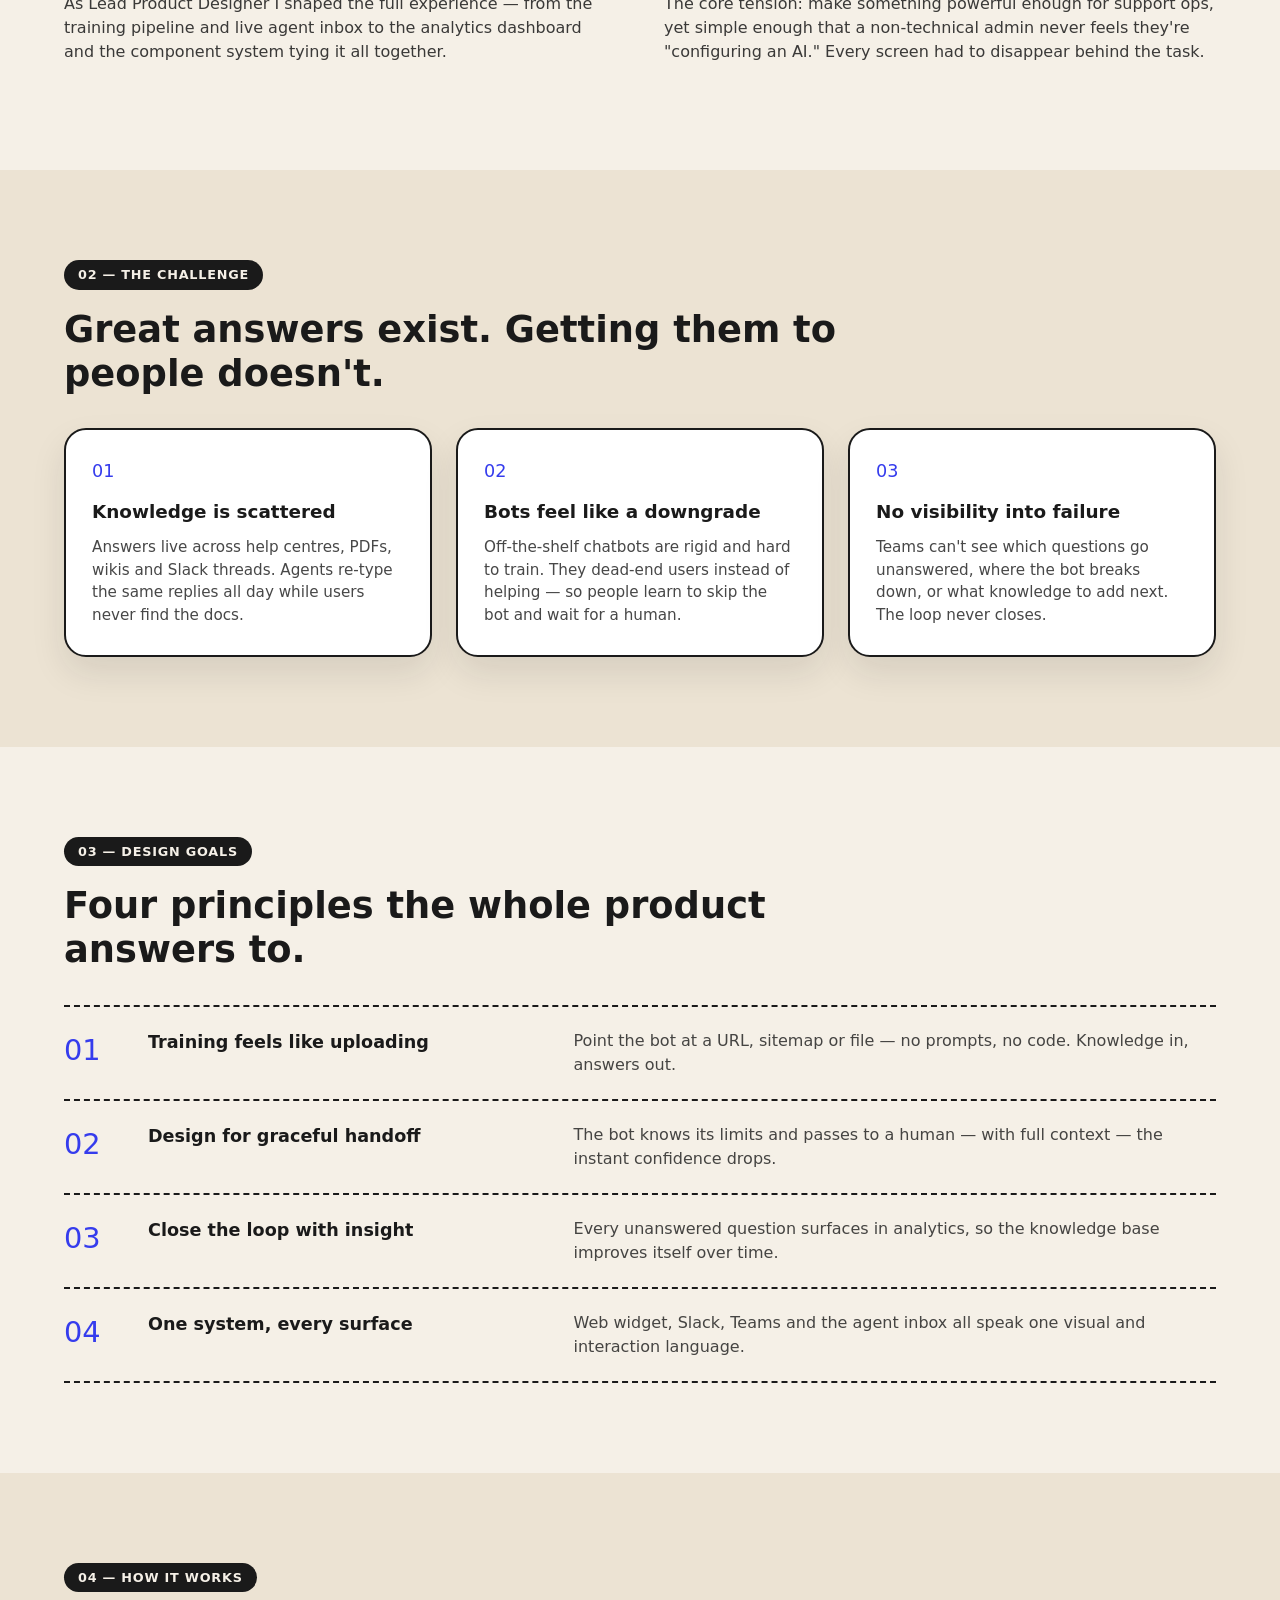
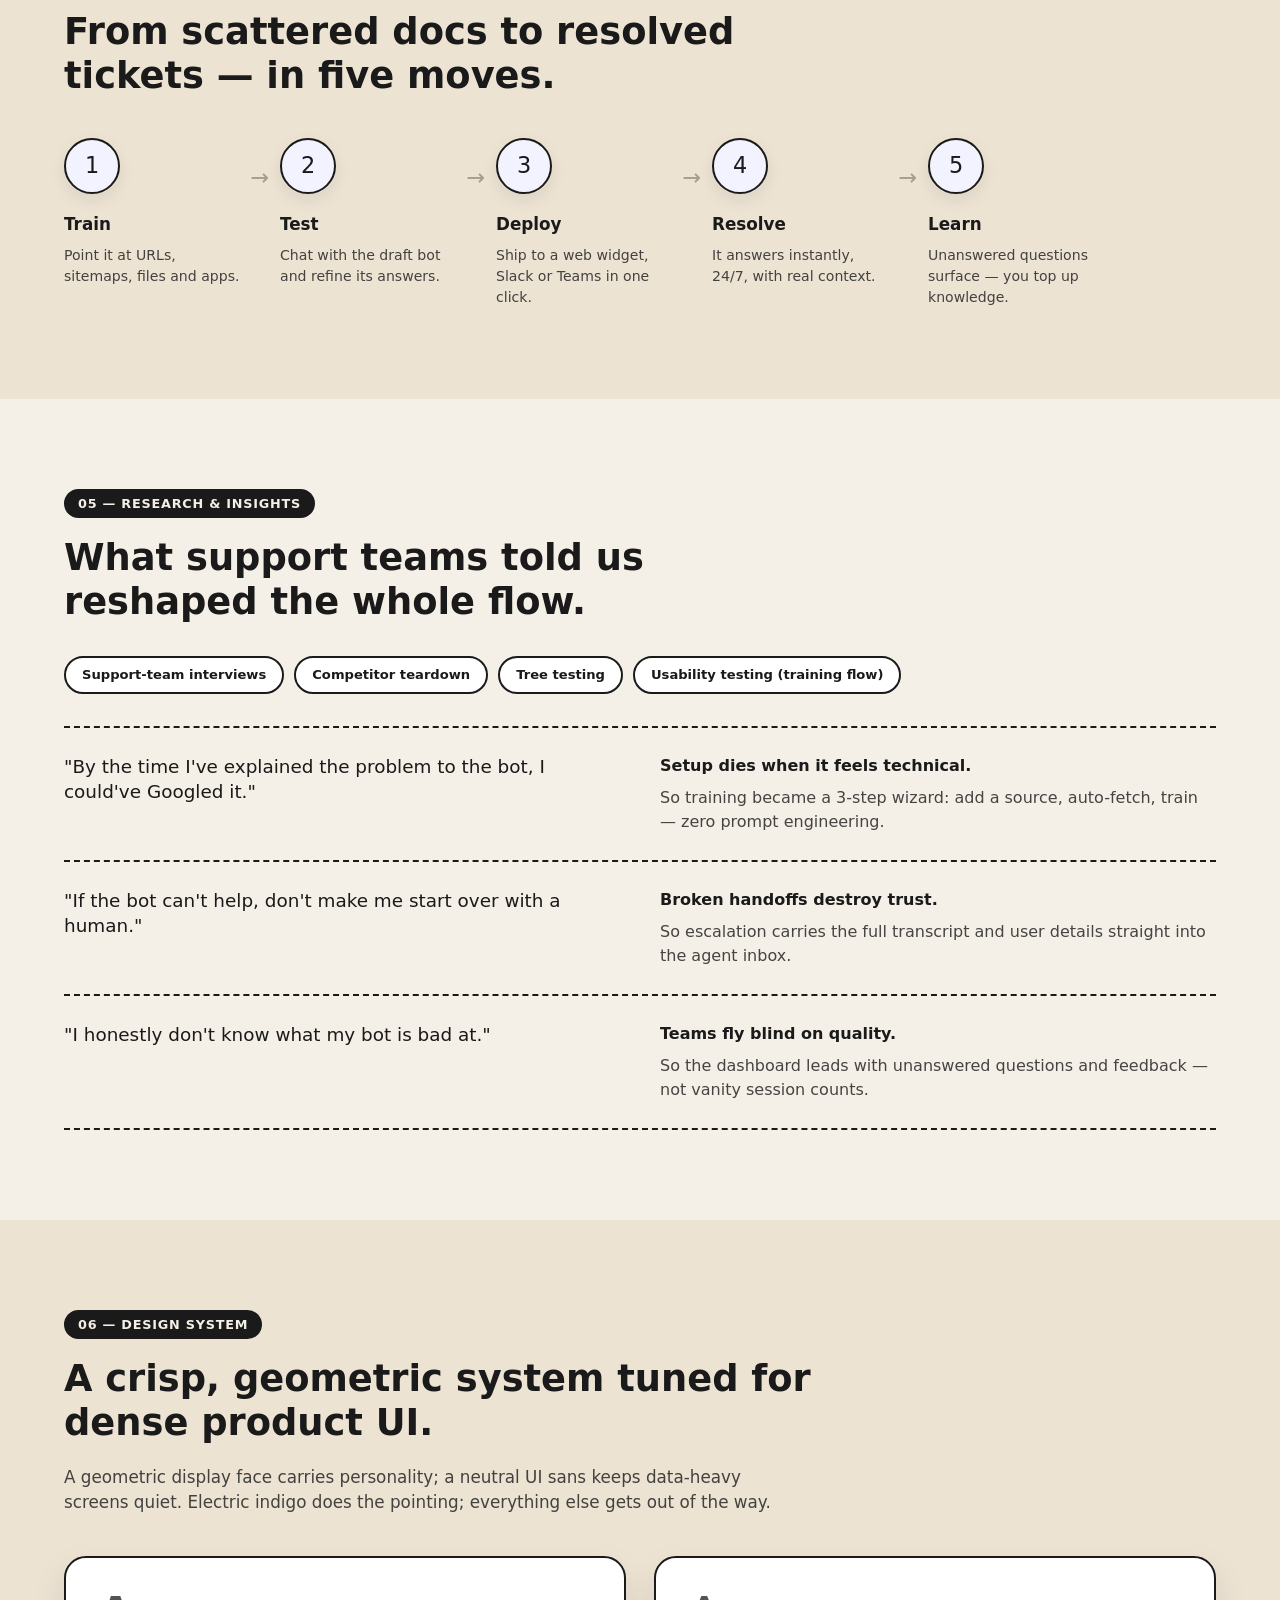
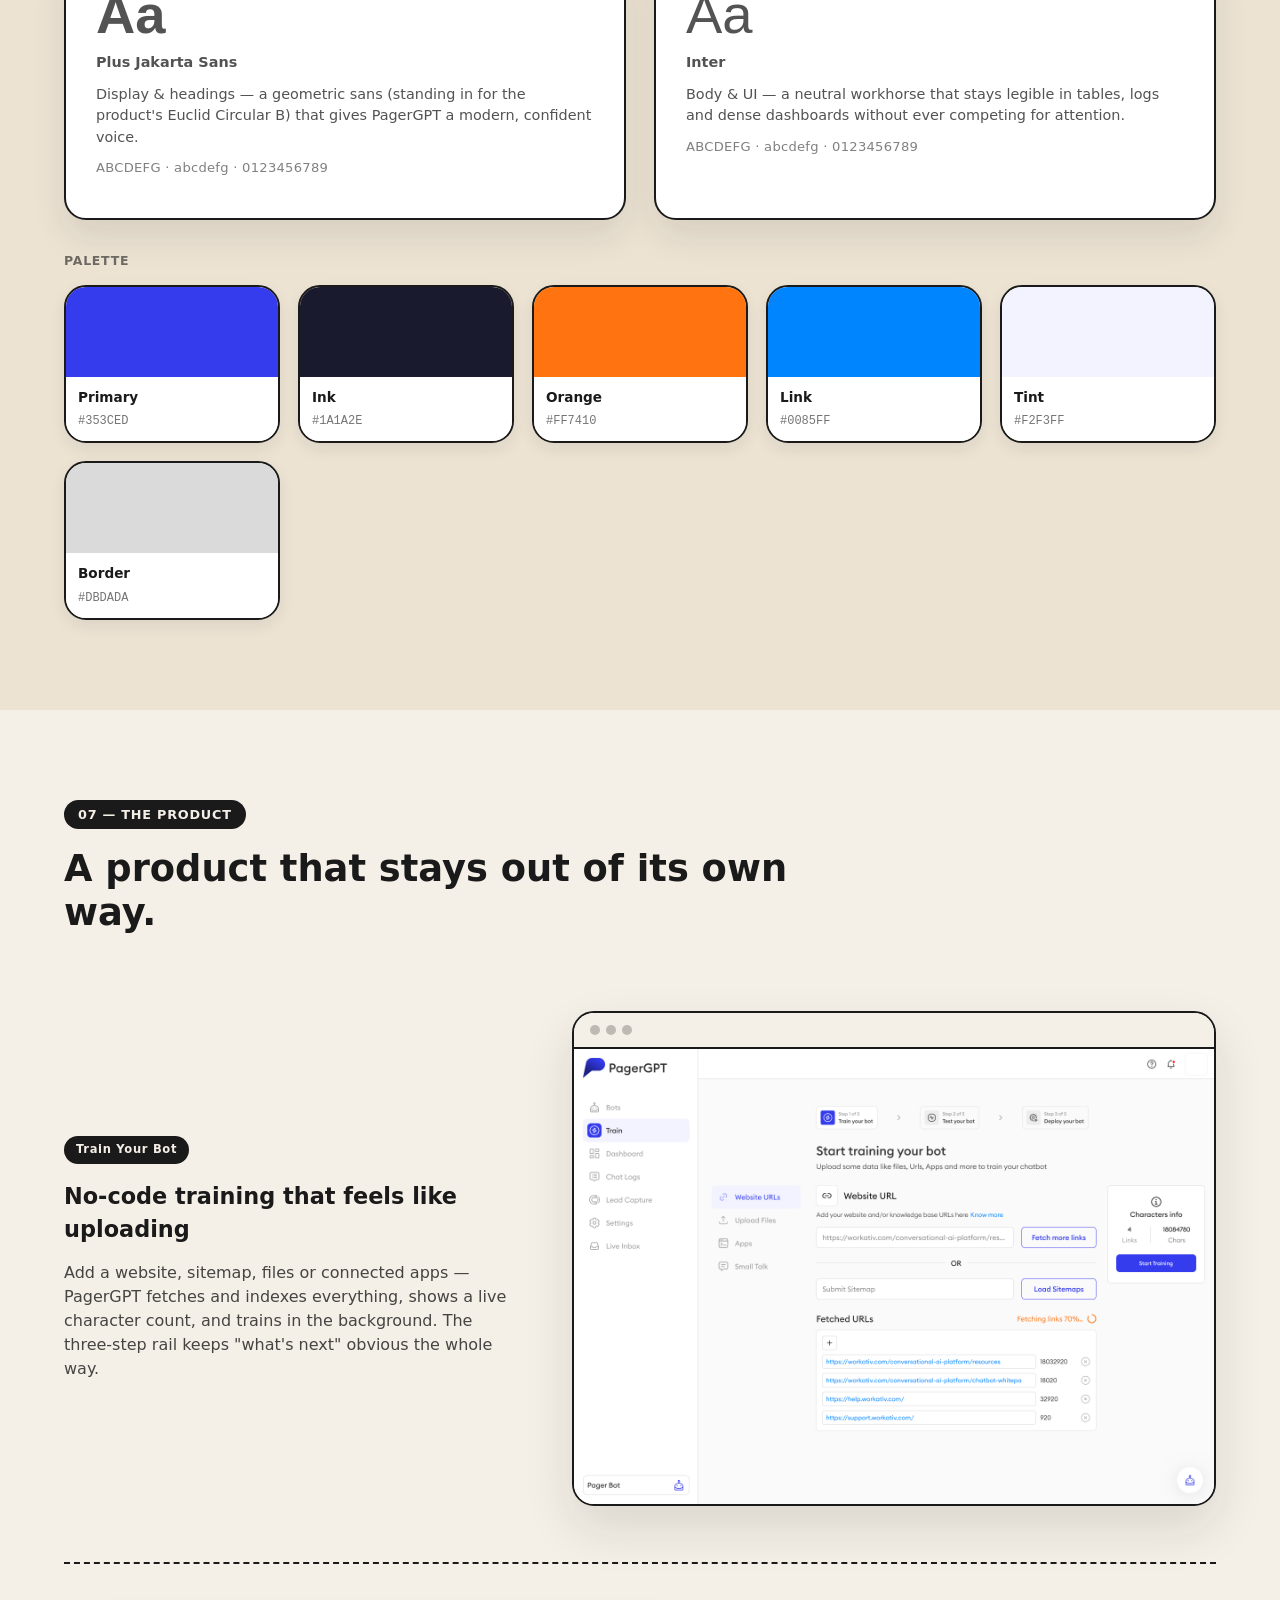
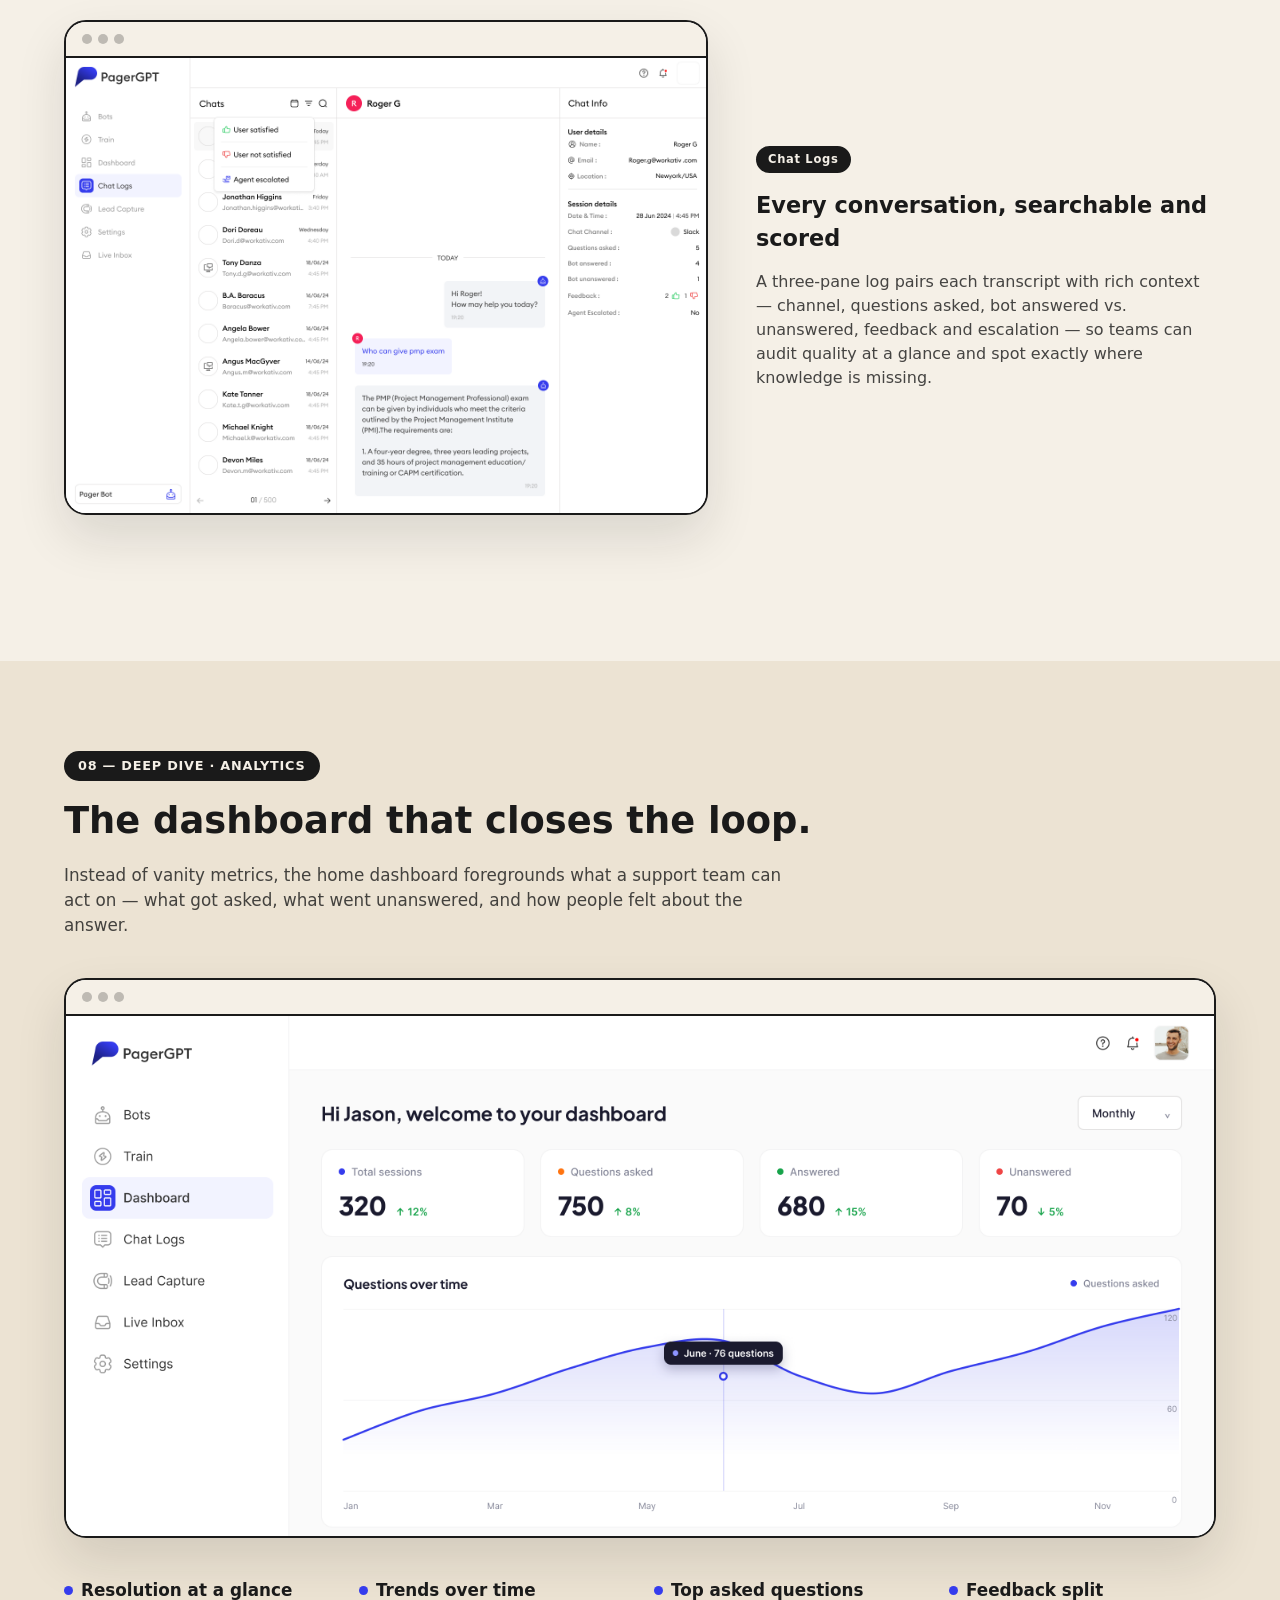
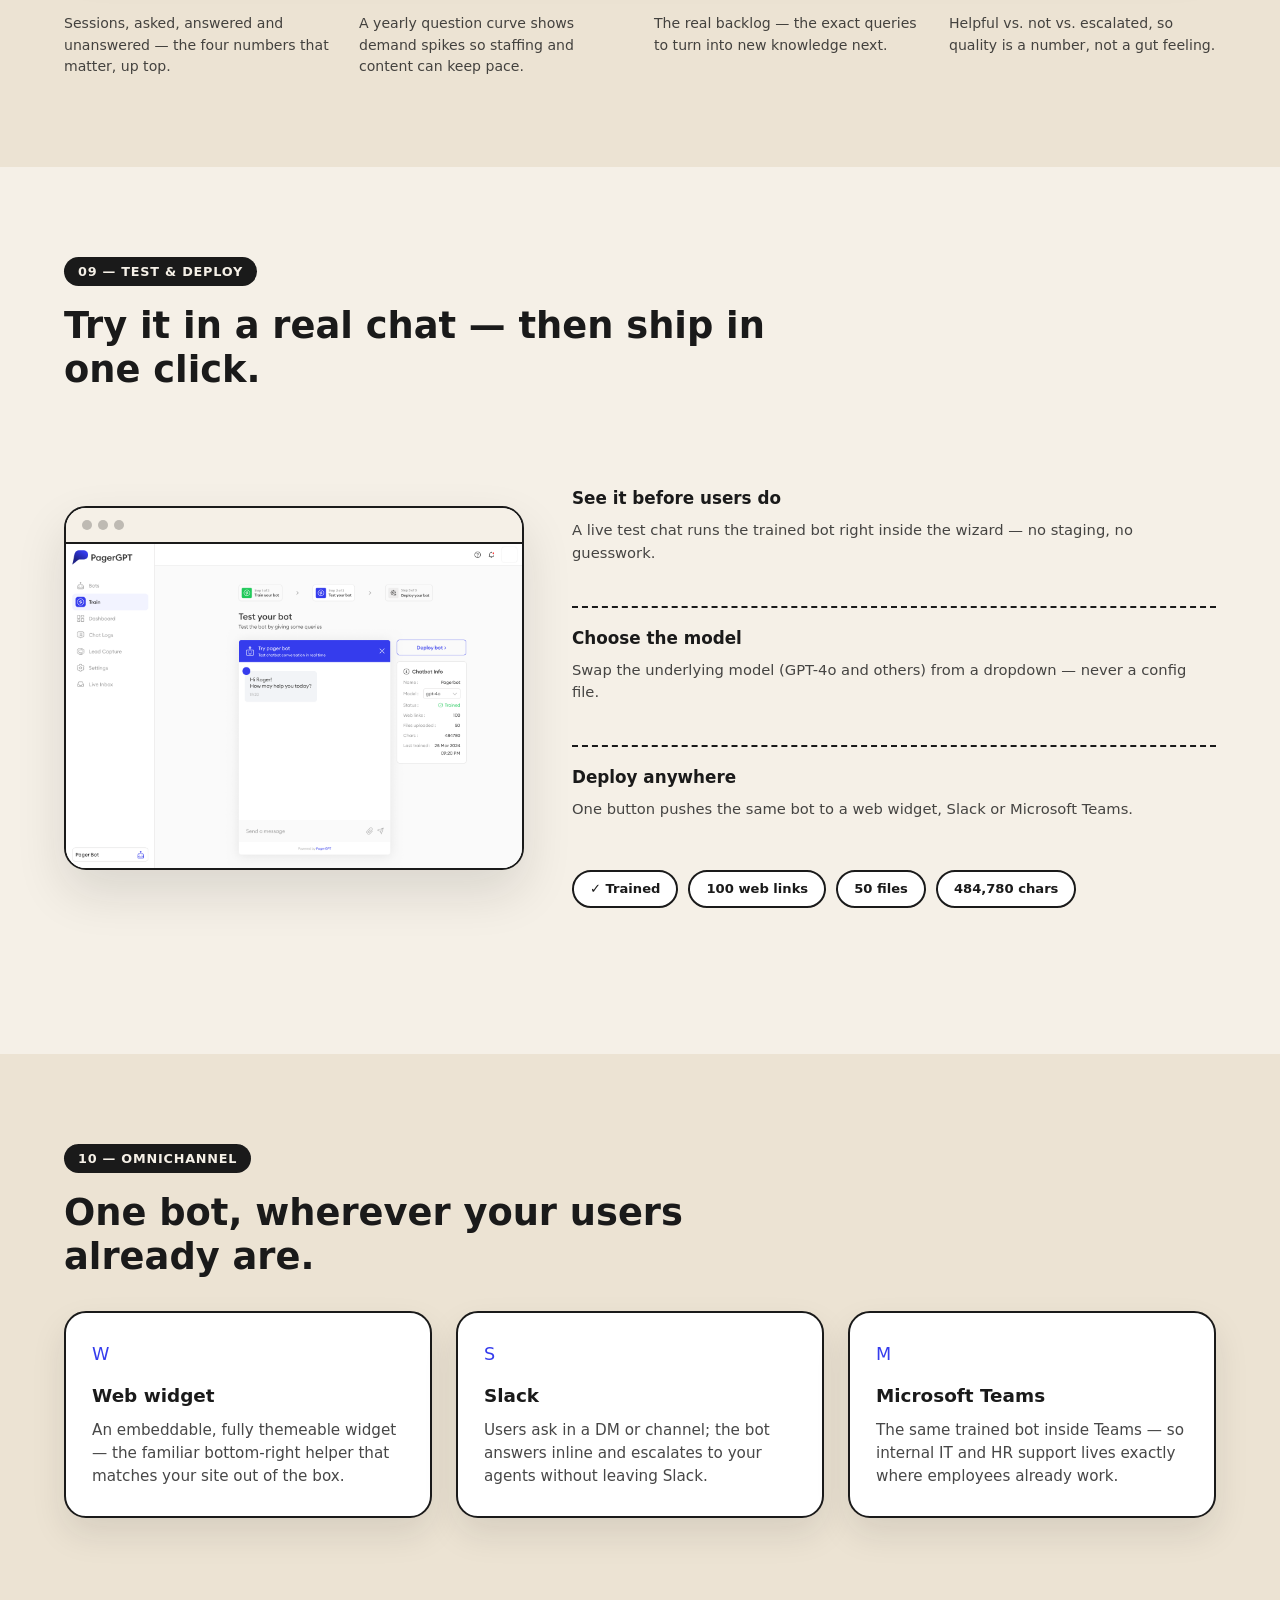
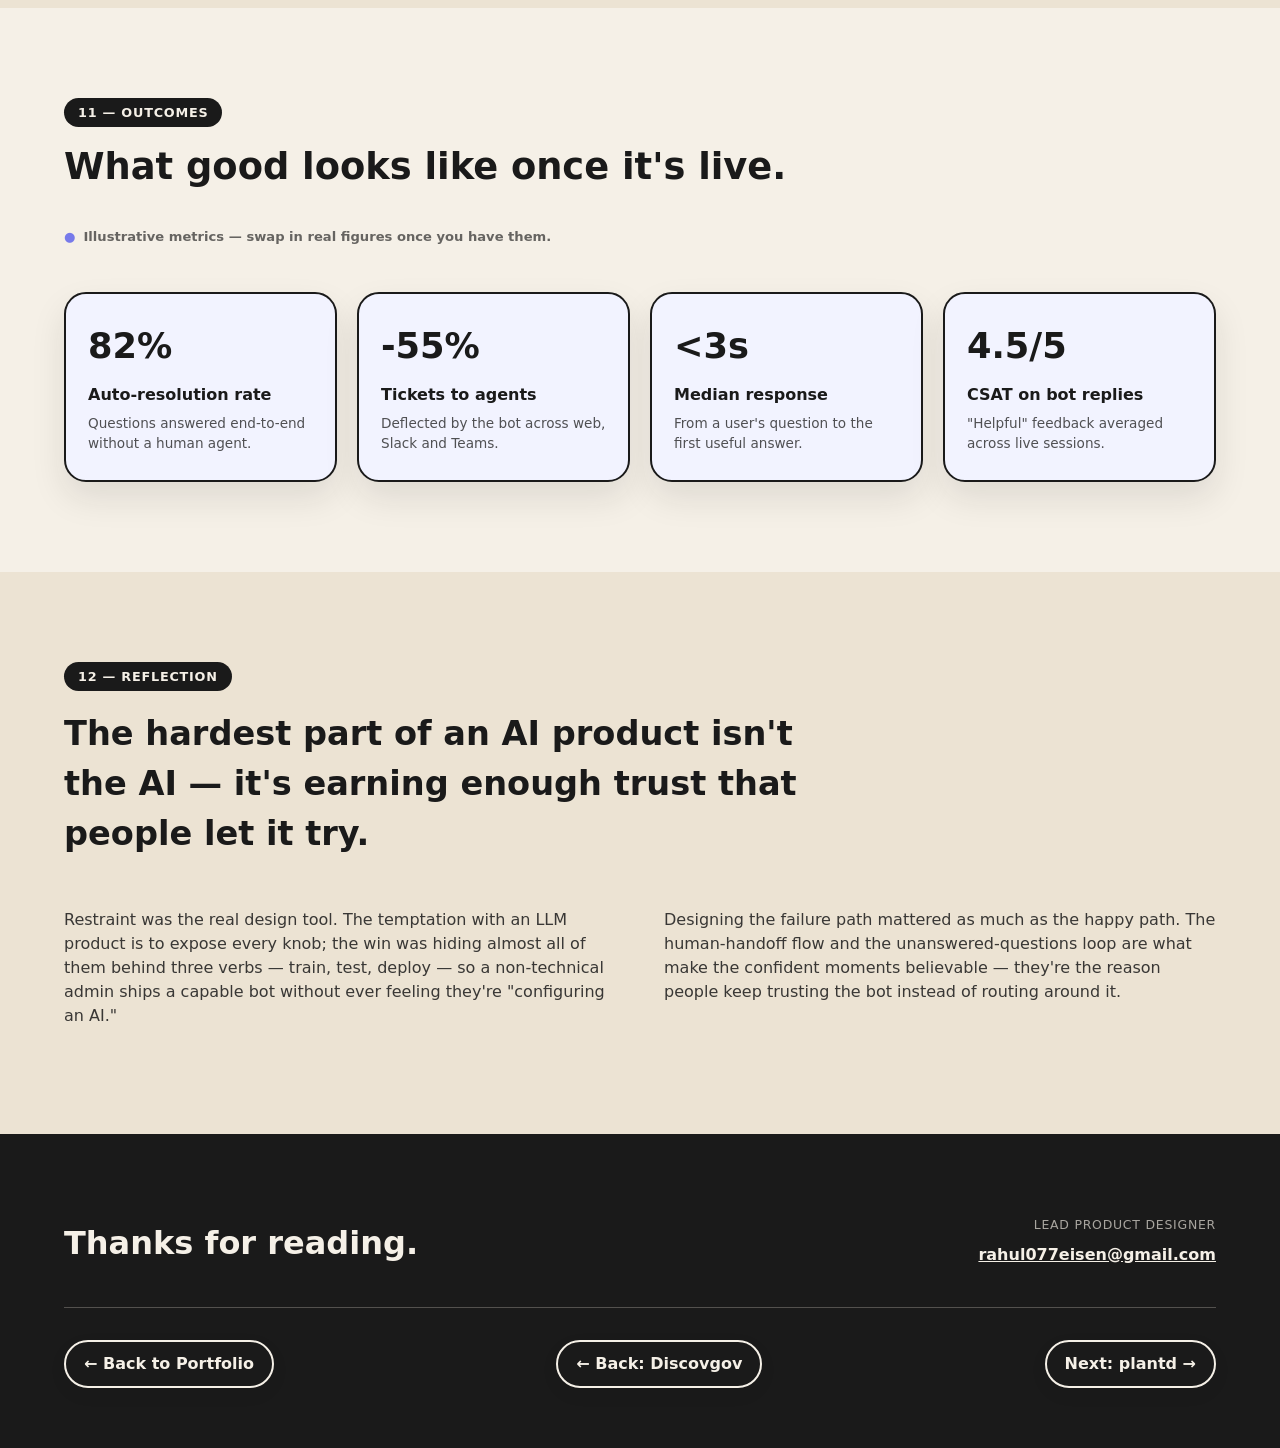
<file: case-studies/pagergpt.html>
<!DOCTYPE html>
<html lang="en">
<head>
<meta charset="UTF-8">
<meta name="viewport" content="width=device-width, initial-scale=1.0">
<title>PagerGPT Case Study — SaaS Product Design by Rahul Eisen, Chennai</title>
<meta name="description" content="SaaS case study by Rahul Eisen: PagerGPT, a no-code AI chatbot platform. Dashboard design, design systems and enterprise UX.">
<meta name="robots" content="index, follow">
<link rel="canonical" href="https://www.rahuleisen.com/case-studies/pagergpt.html">
<meta property="og:type" content="article">
<meta property="og:title" content="PagerGPT Case Study — SaaS Product Design by Rahul Eisen">
<meta property="og:description" content="A no-code AI chatbot SaaS platform — dashboard design and design systems by Product Designer Rahul Eisen.">
<meta property="og:url" content="https://www.rahuleisen.com/case-studies/pagergpt.html">
<meta property="og:image" content="https://www.rahuleisen.com/assets/case-studies/pagergpt/dashboard-hero.png">
<link rel="icon" type="image/svg+xml" href="../assets/icons/favicon.svg">
<link rel="stylesheet" href="../css/style.css">
<link rel="stylesheet" href="../css/case-study.css">
<style>
  :root { --case-accent: #353CED; --case-accent-soft: #F2F3FF; }

  /* ---- page-specific: 5-step "how it works" rail (no equivalent in shared CSS) ---- */
  .case-flow-inline { display: flex; align-items: flex-start; flex-wrap: wrap; gap: 24px 0; margin-top: 40px; }
  .case-flow-inline__step { display: flex; flex-direction: column; width: 176px; }
  .case-flow-inline__num {
    width: 56px; height: 56px;
    border: var(--border-w) solid var(--ink);
    border-radius: 50%;
    display: flex; align-items: center; justify-content: center;
    font-family: var(--font-display); font-size: 1.4rem;
    background: var(--case-accent-soft);
    box-shadow: var(--shadow-hard-sm);
    margin-bottom: 18px;
  }
  .case-flow-inline__step h3 { font-family: var(--font-display); font-size: 1.05rem; margin: 0 0 8px; }
  .case-flow-inline__step p { margin: 0; opacity: .8; font-size: .88rem; }
  .case-flow-inline__arrow { width: 40px; align-self: center; margin: 0 0 90px; font-size: 1.4rem; opacity: .35; text-align: center; }

  /* ---- page-specific: 4-up analytics highlight row ---- */
  .case-highlight-grid { display: grid; grid-template-columns: repeat(4, 1fr); gap: 28px; margin-top: 40px; }
  .case-highlight-grid h4 { font-family: var(--font-display); font-size: 1.05rem; margin: 0 0 10px; display: flex; align-items: center; gap: 8px; }
  .case-highlight-grid h4::before { content: ""; width: 9px; height: 9px; border-radius: 50%; background: var(--case-accent); display: inline-block; flex: none; }
  .case-highlight-grid p { margin: 0; opacity: .8; font-size: .88rem; }

  @media (max-width: 900px) {
    .case-flow-inline { flex-direction: column; }
    .case-flow-inline__arrow { display: none; }
    .case-flow-inline__step { width: 100%; }
    .case-highlight-grid { grid-template-columns: 1fr 1fr; }
  }
  @media (max-width: 560px) {
    .case-highlight-grid { grid-template-columns: 1fr; }
  }
</style>
</head>
<body class="case-body">

<div class="grain"></div>

<header class="case-navbar">
  <div class="container case-navbar__inner">
    <a href="../index.html#work" class="case-back">← Back to Portfolio</a>
    <span class="case-navbar__name">PagerGPT</span>
  </div>
</header>

<!-- HERO -->
<section class="case-hero">
  <div class="container">
    <p class="case-hero__eyebrow">AI Support Automation · SaaS Platform</p>
    <h1 class="case-hero__title">A no-code AI chatbot platform that actually resolves support.</h1>
    <p class="case-hero__sub">PagerGPT lets any team train a chatbot on their own knowledge, deploy it across web, Slack and Teams, and hand off to humans when it matters — turning scattered help docs into answers in seconds.</p>

    <dl class="case-meta-strip">
      <div><dt>Role</dt><dd>Lead Product Designer</dd></div>
      <div><dt>Timeline</dt><dd>2024 · 16 weeks</dd></div>
      <div><dt>Platform</dt><dd>Web App (Desktop)</dd></div>
      <div><dt>My Focus</dt><dd>UX · UI · Design System</dd></div>
    </dl>

    <div class="case-browser-frame" style="margin-top:56px;">
      <div class="case-browser-frame__bar"><span></span><span></span><span></span></div>
      <img src="../assets/case-studies/pagergpt/dashboard-hero.png" alt="PagerGPT dashboard screenshot showing total sessions, questions asked, answered and unanswered counts, a questions-over-time chart, top asked questions and a feedback breakdown">
    </div>
  </div>
</section>

<!-- 01 OVERVIEW -->
<section class="case-section">
  <div class="container">
    <p class="case-section__label">01 — Overview</p>
    <p class="case-section__lede">Support teams are drowning in repetitive questions while the answers already exist — buried in help centres, PDFs and Slack threads. PagerGPT turns that scattered knowledge into a chatbot anyone can build in an afternoon, deploy anywhere, and trust to escalate to a human the moment it's out of its depth.</p>
    <div class="case-two-col">
      <p>As Lead Product Designer I shaped the full experience — from the training pipeline and live agent inbox to the analytics dashboard and the component system tying it all together.</p>
      <p>The core tension: make something powerful enough for support ops, yet simple enough that a non-technical admin never feels they're "configuring an AI." Every screen had to disappear behind the task.</p>
    </div>
  </div>
</section>

<!-- 02 CHALLENGE -->
<section class="case-section case-section--alt">
  <div class="container">
    <p class="case-section__label">02 — The Challenge</p>
    <h2 class="case-section__title">Great answers exist. Getting them to people doesn't.</h2>
    <div class="case-card-row">
      <div class="case-card">
        <span class="case-card__num">01</span>
        <h3>Knowledge is scattered</h3>
        <p>Answers live across help centres, PDFs, wikis and Slack threads. Agents re-type the same replies all day while users never find the docs.</p>
      </div>
      <div class="case-card">
        <span class="case-card__num">02</span>
        <h3>Bots feel like a downgrade</h3>
        <p>Off-the-shelf chatbots are rigid and hard to train. They dead-end users instead of helping — so people learn to skip the bot and wait for a human.</p>
      </div>
      <div class="case-card">
        <span class="case-card__num">03</span>
        <h3>No visibility into failure</h3>
        <p>Teams can't see which questions go unanswered, where the bot breaks down, or what knowledge to add next. The loop never closes.</p>
      </div>
    </div>
  </div>
</section>

<!-- 03 DESIGN GOALS -->
<section class="case-section">
  <div class="container">
    <p class="case-section__label">03 — Design Goals</p>
    <h2 class="case-section__title">Four principles the whole product answers to.</h2>
    <div class="case-goal-list">
      <div class="case-goal">
        <span class="case-goal__num">01</span>
        <h3>Training feels like uploading</h3>
        <p>Point the bot at a URL, sitemap or file — no prompts, no code. Knowledge in, answers out.</p>
      </div>
      <div class="case-goal">
        <span class="case-goal__num">02</span>
        <h3>Design for graceful handoff</h3>
        <p>The bot knows its limits and passes to a human — with full context — the instant confidence drops.</p>
      </div>
      <div class="case-goal">
        <span class="case-goal__num">03</span>
        <h3>Close the loop with insight</h3>
        <p>Every unanswered question surfaces in analytics, so the knowledge base improves itself over time.</p>
      </div>
      <div class="case-goal">
        <span class="case-goal__num">04</span>
        <h3>One system, every surface</h3>
        <p>Web widget, Slack, Teams and the agent inbox all speak one visual and interaction language.</p>
      </div>
    </div>
  </div>
</section>

<!-- 04 HOW IT WORKS -->
<section class="case-section case-section--alt">
  <div class="container">
    <p class="case-section__label">04 — How It Works</p>
    <h2 class="case-section__title">From scattered docs to resolved tickets — in five moves.</h2>

    <div class="case-flow-inline">
      <div class="case-flow-inline__step">
        <span class="case-flow-inline__num">1</span>
        <h3>Train</h3>
        <p>Point it at URLs, sitemaps, files and apps.</p>
      </div>
      <div class="case-flow-inline__arrow">→</div>
      <div class="case-flow-inline__step">
        <span class="case-flow-inline__num">2</span>
        <h3>Test</h3>
        <p>Chat with the draft bot and refine its answers.</p>
      </div>
      <div class="case-flow-inline__arrow">→</div>
      <div class="case-flow-inline__step">
        <span class="case-flow-inline__num">3</span>
        <h3>Deploy</h3>
        <p>Ship to a web widget, Slack or Teams in one click.</p>
      </div>
      <div class="case-flow-inline__arrow">→</div>
      <div class="case-flow-inline__step">
        <span class="case-flow-inline__num">4</span>
        <h3>Resolve</h3>
        <p>It answers instantly, 24/7, with real context.</p>
      </div>
      <div class="case-flow-inline__arrow">→</div>
      <div class="case-flow-inline__step">
        <span class="case-flow-inline__num">5</span>
        <h3>Learn</h3>
        <p>Unanswered questions surface — you top up knowledge.</p>
      </div>
    </div>
  </div>
</section>

<!-- 05 RESEARCH -->
<section class="case-section">
  <div class="container">
    <p class="case-section__label">05 — Research &amp; Insights</p>
    <h2 class="case-section__title">What support teams told us reshaped the whole flow.</h2>
    <div class="case-tag-row">
      <span>Support-team interviews</span>
      <span>Competitor teardown</span>
      <span>Tree testing</span>
      <span>Usability testing (training flow)</span>
    </div>

    <div class="case-insight">
      <p class="case-insight__quote">"By the time I've explained the problem to the bot, I could've Googled it."</p>
      <div class="case-insight__resolution">
        <strong>Setup dies when it feels technical.</strong>
        <p>So training became a 3-step wizard: add a source, auto-fetch, train — zero prompt engineering.</p>
      </div>
    </div>
    <div class="case-insight">
      <p class="case-insight__quote">"If the bot can't help, don't make me start over with a human."</p>
      <div class="case-insight__resolution">
        <strong>Broken handoffs destroy trust.</strong>
        <p>So escalation carries the full transcript and user details straight into the agent inbox.</p>
      </div>
    </div>
    <div class="case-insight">
      <p class="case-insight__quote">"I honestly don't know what my bot is bad at."</p>
      <div class="case-insight__resolution">
        <strong>Teams fly blind on quality.</strong>
        <p>So the dashboard leads with unanswered questions and feedback — not vanity session counts.</p>
      </div>
    </div>
  </div>
</section>

<!-- 06 DESIGN SYSTEM -->
<section class="case-section case-section--alt">
  <div class="container">
    <p class="case-section__label">06 — Design System</p>
    <h2 class="case-section__title">A crisp, geometric system tuned for dense product UI.</h2>
    <p class="case-section__lede">A geometric display face carries personality; a neutral UI sans keeps data-heavy screens quiet. Electric indigo does the pointing; everything else gets out of the way.</p>

    <div class="case-type-grid">
      <div class="case-type-card">
        <p class="case-aa" style="font-family: 'Segoe UI', Arial, sans-serif; font-weight: 700;">Aa</p>
        <p class="case-font-name">Plus Jakarta Sans</p>
        <p>Display &amp; headings — a geometric sans (standing in for the product's Euclid Circular B) that gives PagerGPT a modern, confident voice.</p>
        <p class="case-glyphs">ABCDEFG · abcdefg · 0123456789</p>
      </div>
      <div class="case-type-card">
        <p class="case-aa" style="font-family: 'Segoe UI', Arial, sans-serif;">Aa</p>
        <p class="case-font-name">Inter</p>
        <p>Body &amp; UI — a neutral workhorse that stays legible in tables, logs and dense dashboards without ever competing for attention.</p>
        <p class="case-glyphs">ABCDEFG · abcdefg · 0123456789</p>
      </div>
    </div>

    <p class="case-palette-label">Palette</p>
    <div class="case-swatch-row">
      <div class="case-swatch">
        <div class="case-swatch__chip" style="background:#353CED;"></div>
        <div class="case-swatch__info"><strong>Primary</strong><span>#353CED</span></div>
      </div>
      <div class="case-swatch">
        <div class="case-swatch__chip" style="background:#1A1A2E;"></div>
        <div class="case-swatch__info"><strong>Ink</strong><span>#1A1A2E</span></div>
      </div>
      <div class="case-swatch">
        <div class="case-swatch__chip" style="background:#FF7410;"></div>
        <div class="case-swatch__info"><strong>Orange</strong><span>#FF7410</span></div>
      </div>
      <div class="case-swatch">
        <div class="case-swatch__chip" style="background:#0085FF;"></div>
        <div class="case-swatch__info"><strong>Link</strong><span>#0085FF</span></div>
      </div>
      <div class="case-swatch">
        <div class="case-swatch__chip" style="background:#F2F3FF;"></div>
        <div class="case-swatch__info"><strong>Tint</strong><span>#F2F3FF</span></div>
      </div>
      <div class="case-swatch">
        <div class="case-swatch__chip" style="background:#DBDADA; border-right:none;"></div>
        <div class="case-swatch__info"><strong>Border</strong><span>#DBDADA</span></div>
      </div>
    </div>
  </div>
</section>

<!-- 07 PRODUCT SCREENS -->
<section class="case-section">
  <div class="container">
    <p class="case-section__label">07 — The Product</p>
    <h2 class="case-section__title">A product that stays out of its own way.</h2>

    <div class="case-screen-row">
      <div class="case-screen-row__text">
        <span class="case-screen-row__label">Train Your Bot</span>
        <h3>No-code training that feels like uploading</h3>
        <p>Add a website, sitemap, files or connected apps — PagerGPT fetches and indexes everything, shows a live character count, and trains in the background. The three-step rail keeps "what's next" obvious the whole way.</p>
      </div>
      <div class="case-browser-frame">
        <div class="case-browser-frame__bar"><span></span><span></span><span></span></div>
        <img src="../assets/case-studies/pagergpt/train.png" alt="PagerGPT bot training screen showing website URL and sitemap fetch, fetched URLs list and a live character count panel">
      </div>
    </div>

    <div class="case-screen-row case-screen-row--reverse">
      <div class="case-screen-row__text">
        <span class="case-screen-row__label">Chat Logs</span>
        <h3>Every conversation, searchable and scored</h3>
        <p>A three-pane log pairs each transcript with rich context — channel, questions asked, bot answered vs. unanswered, feedback and escalation — so teams can audit quality at a glance and spot exactly where knowledge is missing.</p>
      </div>
      <div class="case-browser-frame">
        <div class="case-browser-frame__bar"><span></span><span></span><span></span></div>
        <img src="../assets/case-studies/pagergpt/chat-logs.png" alt="PagerGPT chat logs screen showing a chat list, a conversation transcript and a chat info panel with user, session and feedback details">
      </div>
    </div>
  </div>
</section>

<!-- 08 DEEP DIVE ANALYTICS -->
<section class="case-section case-section--alt">
  <div class="container">
    <p class="case-section__label">08 — Deep Dive · Analytics</p>
    <h2 class="case-section__title">The dashboard that closes the loop.</h2>
    <p class="case-section__lede">Instead of vanity metrics, the home dashboard foregrounds what a support team can act on — what got asked, what went unanswered, and how people felt about the answer.</p>

    <div class="case-browser-frame">
      <div class="case-browser-frame__bar"><span></span><span></span><span></span></div>
      <img src="../assets/case-studies/pagergpt/dashboard-analytics.png" alt="PagerGPT dashboard screenshot showing total sessions, questions asked, answered and unanswered counts, a questions-over-time chart, top asked questions and a feedback breakdown">
    </div>

    <div class="case-highlight-grid">
      <div>
        <h4>Resolution at a glance</h4>
        <p>Sessions, asked, answered and unanswered — the four numbers that matter, up top.</p>
      </div>
      <div>
        <h4>Trends over time</h4>
        <p>A yearly question curve shows demand spikes so staffing and content can keep pace.</p>
      </div>
      <div>
        <h4>Top asked questions</h4>
        <p>The real backlog — the exact queries to turn into new knowledge next.</p>
      </div>
      <div>
        <h4>Feedback split</h4>
        <p>Helpful vs. not vs. escalated, so quality is a number, not a gut feeling.</p>
      </div>
    </div>
  </div>
</section>

<!-- 09 TEST & DEPLOY -->
<section class="case-section">
  <div class="container">
    <p class="case-section__label">09 — Test &amp; Deploy</p>
    <h2 class="case-section__title">Try it in a real chat — then ship in one click.</h2>

    <div class="case-screen-row">
      <div class="case-browser-frame">
        <div class="case-browser-frame__bar"><span></span><span></span><span></span></div>
        <img src="../assets/case-studies/pagergpt/test-deploy.png" alt="PagerGPT test-your-bot screen with a live chat preview, model selector and chatbot info panel showing trained status, web links and file counts">
      </div>
      <div class="case-poster-list">
        <div class="case-poster-item">
          <h3>See it before users do</h3>
          <p>A live test chat runs the trained bot right inside the wizard — no staging, no guesswork.</p>
        </div>
        <div class="case-poster-item">
          <h3>Choose the model</h3>
          <p>Swap the underlying model (GPT-4o and others) from a dropdown — never a config file.</p>
        </div>
        <div class="case-poster-item">
          <h3>Deploy anywhere</h3>
          <p>One button pushes the same bot to a web widget, Slack or Microsoft Teams.</p>
        </div>
        <div class="case-tag-row" style="margin: 8px 0 0;">
          <span>✓ Trained</span>
          <span>100 web links</span>
          <span>50 files</span>
          <span>484,780 chars</span>
        </div>
      </div>
    </div>
  </div>
</section>

<!-- 10 OMNICHANNEL -->
<section class="case-section case-section--alt">
  <div class="container">
    <p class="case-section__label">10 — Omnichannel</p>
    <h2 class="case-section__title">One bot, wherever your users already are.</h2>
    <div class="case-card-row">
      <div class="case-card">
        <span class="case-card__num">W</span>
        <h3>Web widget</h3>
        <p>An embeddable, fully themeable widget — the familiar bottom-right helper that matches your site out of the box.</p>
      </div>
      <div class="case-card">
        <span class="case-card__num">S</span>
        <h3>Slack</h3>
        <p>Users ask in a DM or channel; the bot answers inline and escalates to your agents without leaving Slack.</p>
      </div>
      <div class="case-card">
        <span class="case-card__num">M</span>
        <h3>Microsoft Teams</h3>
        <p>The same trained bot inside Teams — so internal IT and HR support lives exactly where employees already work.</p>
      </div>
    </div>
  </div>
</section>

<!-- 11 OUTCOMES -->
<section class="case-section">
  <div class="container">
    <p class="case-section__label">11 — Outcomes</p>
    <h2 class="case-section__title">What good looks like once it's live.</h2>
    <p class="case-note">Illustrative metrics — swap in real figures once you have them.</p>

    <div class="case-stat-grid">
      <div class="case-stat">
        <strong>82%</strong>
        <span>Auto-resolution rate</span>
        <p>Questions answered end-to-end without a human agent.</p>
      </div>
      <div class="case-stat">
        <strong>-55%</strong>
        <span>Tickets to agents</span>
        <p>Deflected by the bot across web, Slack and Teams.</p>
      </div>
      <div class="case-stat">
        <strong>&lt;3s</strong>
        <span>Median response</span>
        <p>From a user's question to the first useful answer.</p>
      </div>
      <div class="case-stat">
        <strong>4.5/5</strong>
        <span>CSAT on bot replies</span>
        <p>"Helpful" feedback averaged across live sessions.</p>
      </div>
    </div>
  </div>
</section>

<!-- 12 REFLECTION -->
<section class="case-section case-section--alt">
  <div class="container">
    <p class="case-section__label">12 — Reflection</p>
    <h2 class="case-reflection-title">The hardest part of an AI product isn't the AI — it's earning enough trust that people let it try.</h2>
    <div class="case-two-col">
      <p>Restraint was the real design tool. The temptation with an LLM product is to expose every knob; the win was hiding almost all of them behind three verbs — train, test, deploy — so a non-technical admin ships a capable bot without ever feeling they're "configuring an AI."</p>
      <p>Designing the failure path mattered as much as the happy path. The human-handoff flow and the unanswered-questions loop are what make the confident moments believable — they're the reason people keep trusting the bot instead of routing around it.</p>
    </div>
  </div>
</section>

<!-- FOOTER -->
<footer class="case-footer">
  <div class="container">
    <div class="case-footer__top">
      <h3 class="case-footer__thanks">Thanks for reading.</h3>
      <div class="case-footer__contact">
        <span>Lead Product Designer</span>
        <a href="mailto:rahul077eisen@gmail.com">rahul077eisen@gmail.com</a>
      </div>
    </div>
    <div class="case-nav-footer">
      <a href="../index.html#work" class="case-nav-footer__link">← Back to Portfolio</a>
      <a href="discovgov.html" class="case-nav-footer__link">← Back: Discovgov</a>
      <a href="plantd.html" class="case-nav-footer__link">Next: plantd →</a>
    </div>
  </div>
</footer>

</body>
</html>
</file>
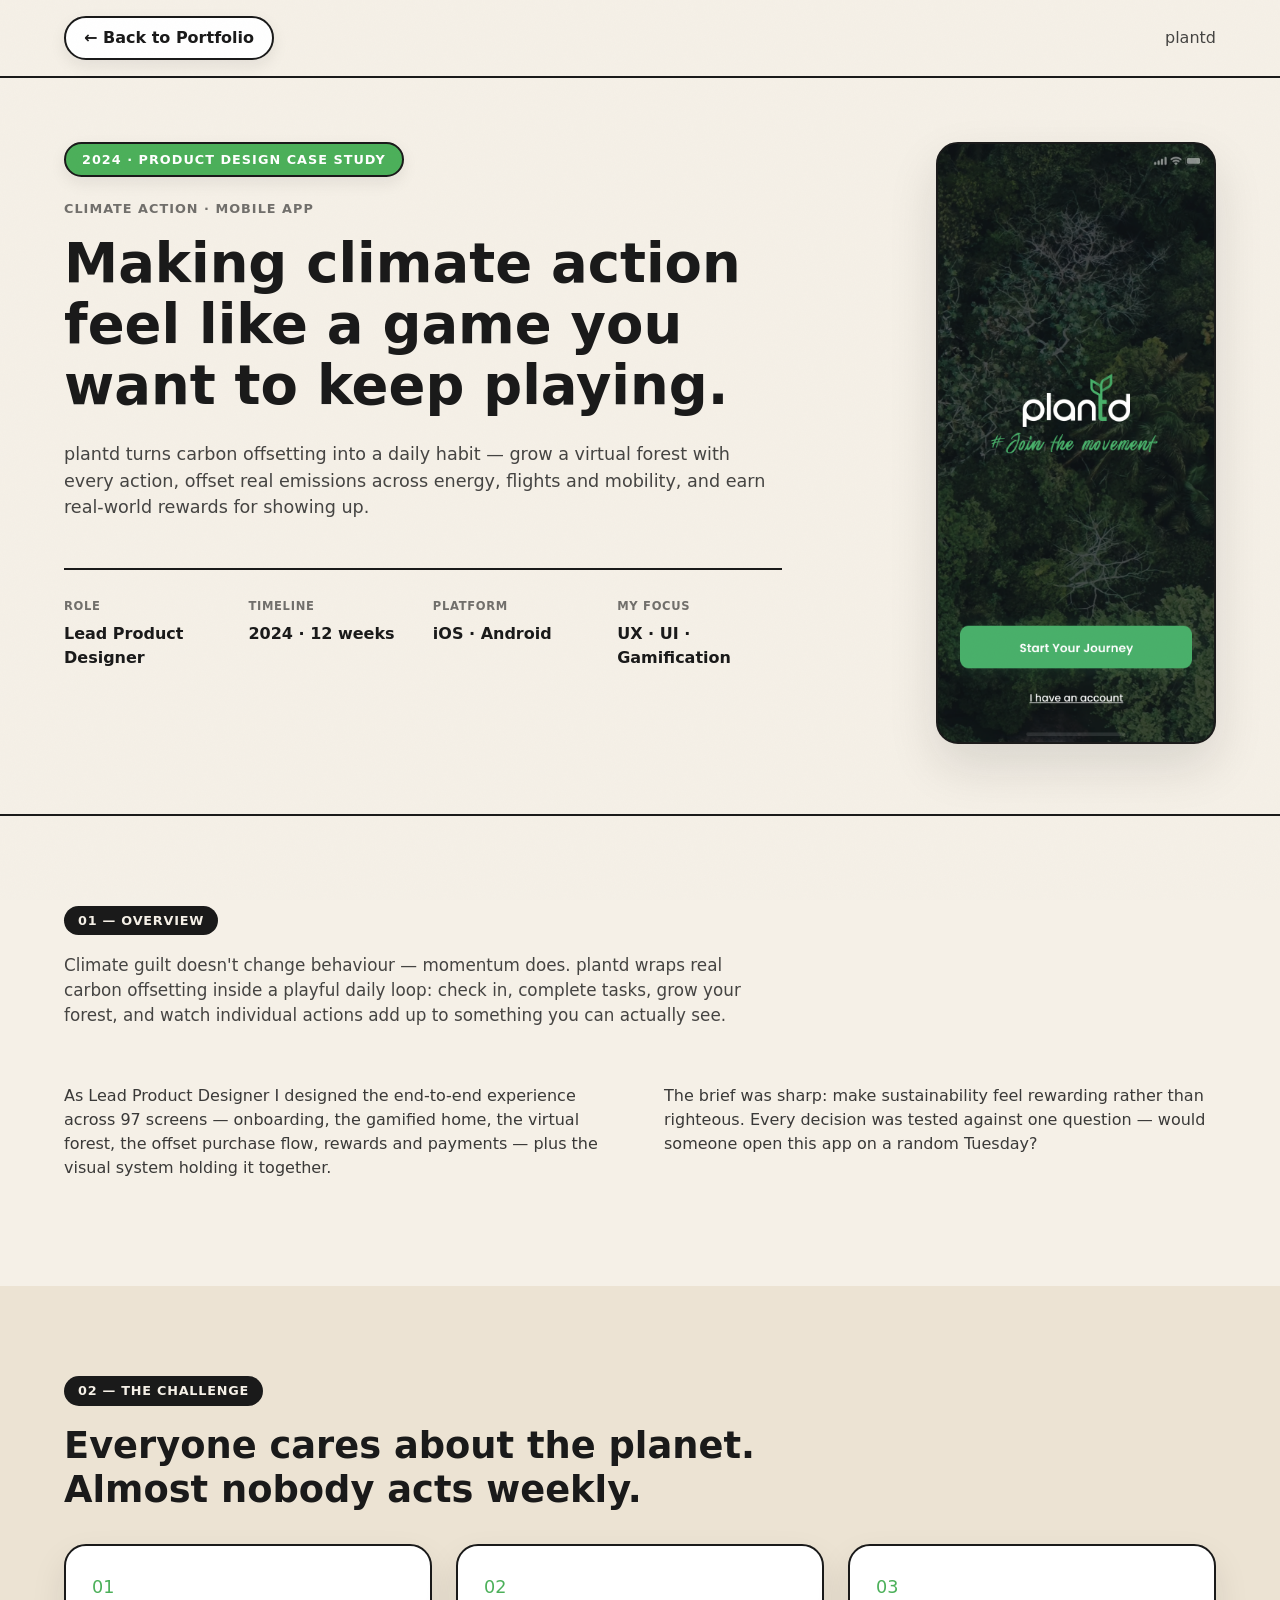
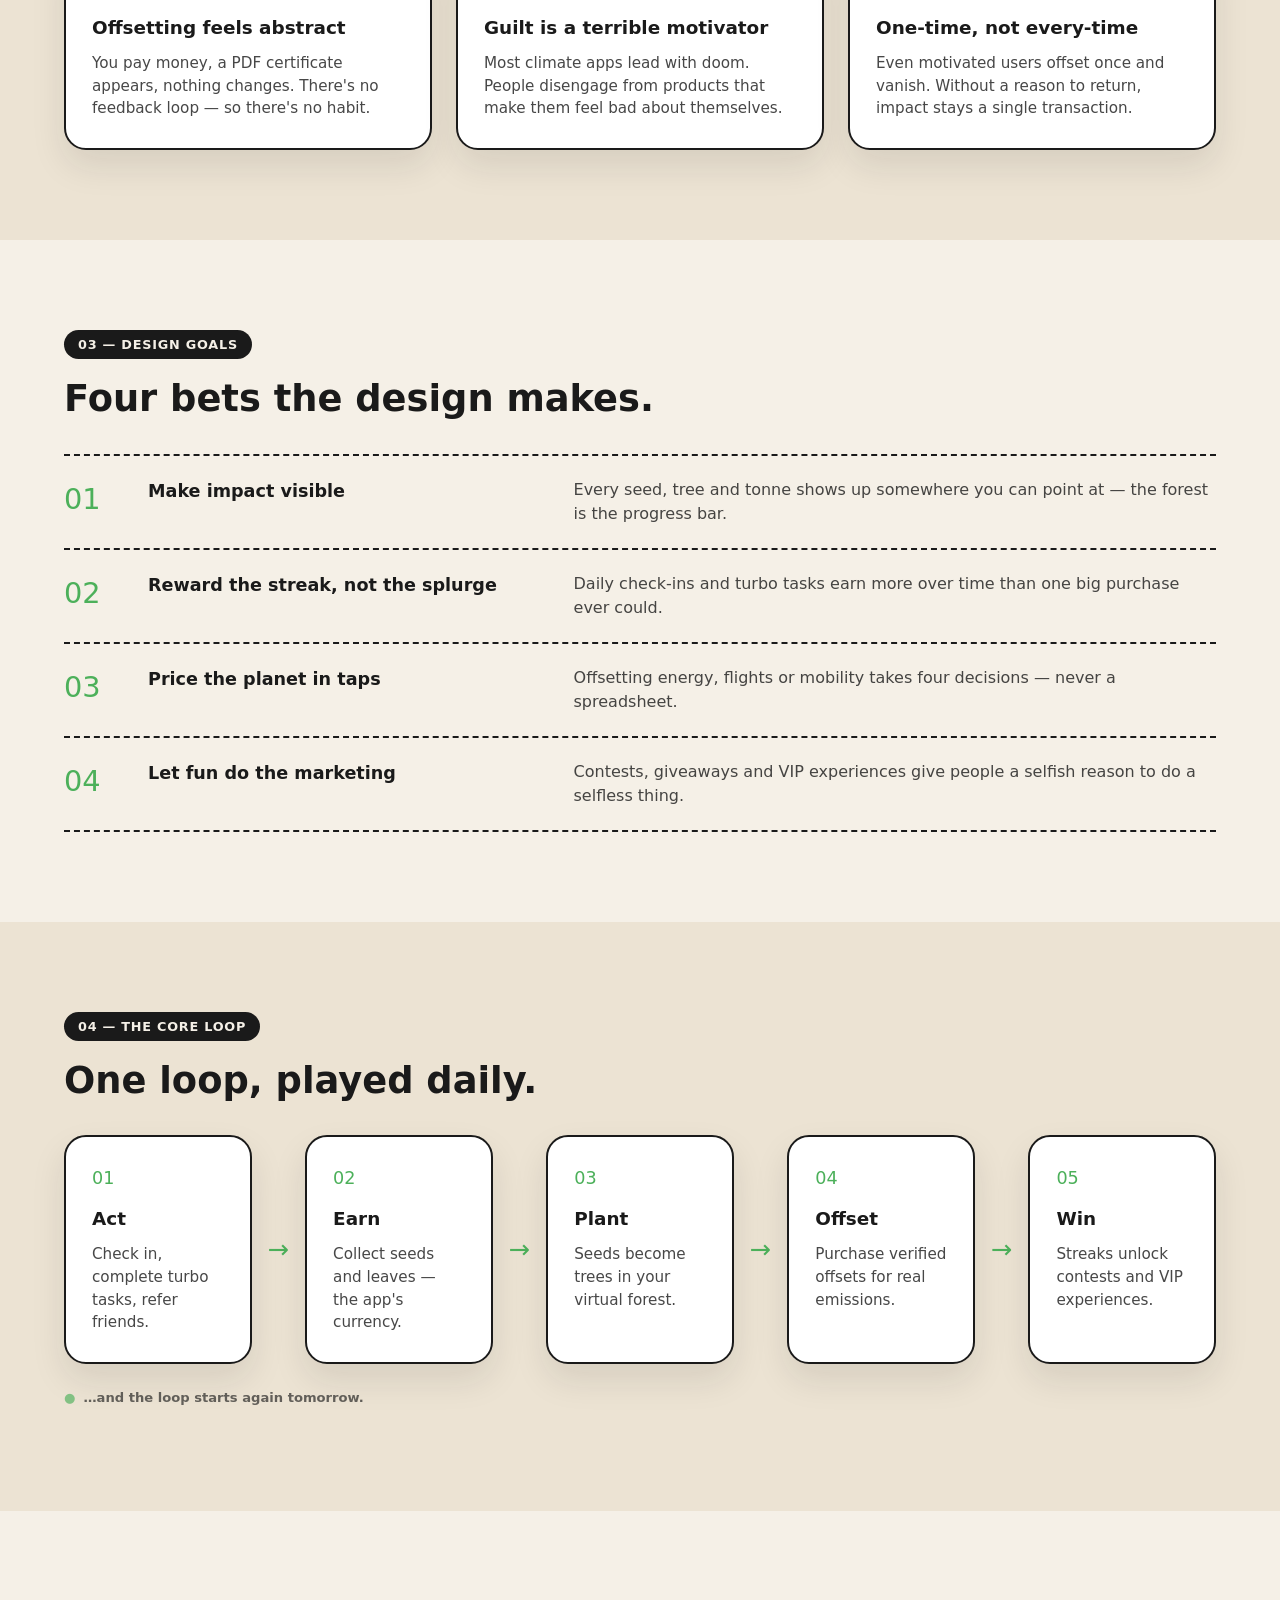
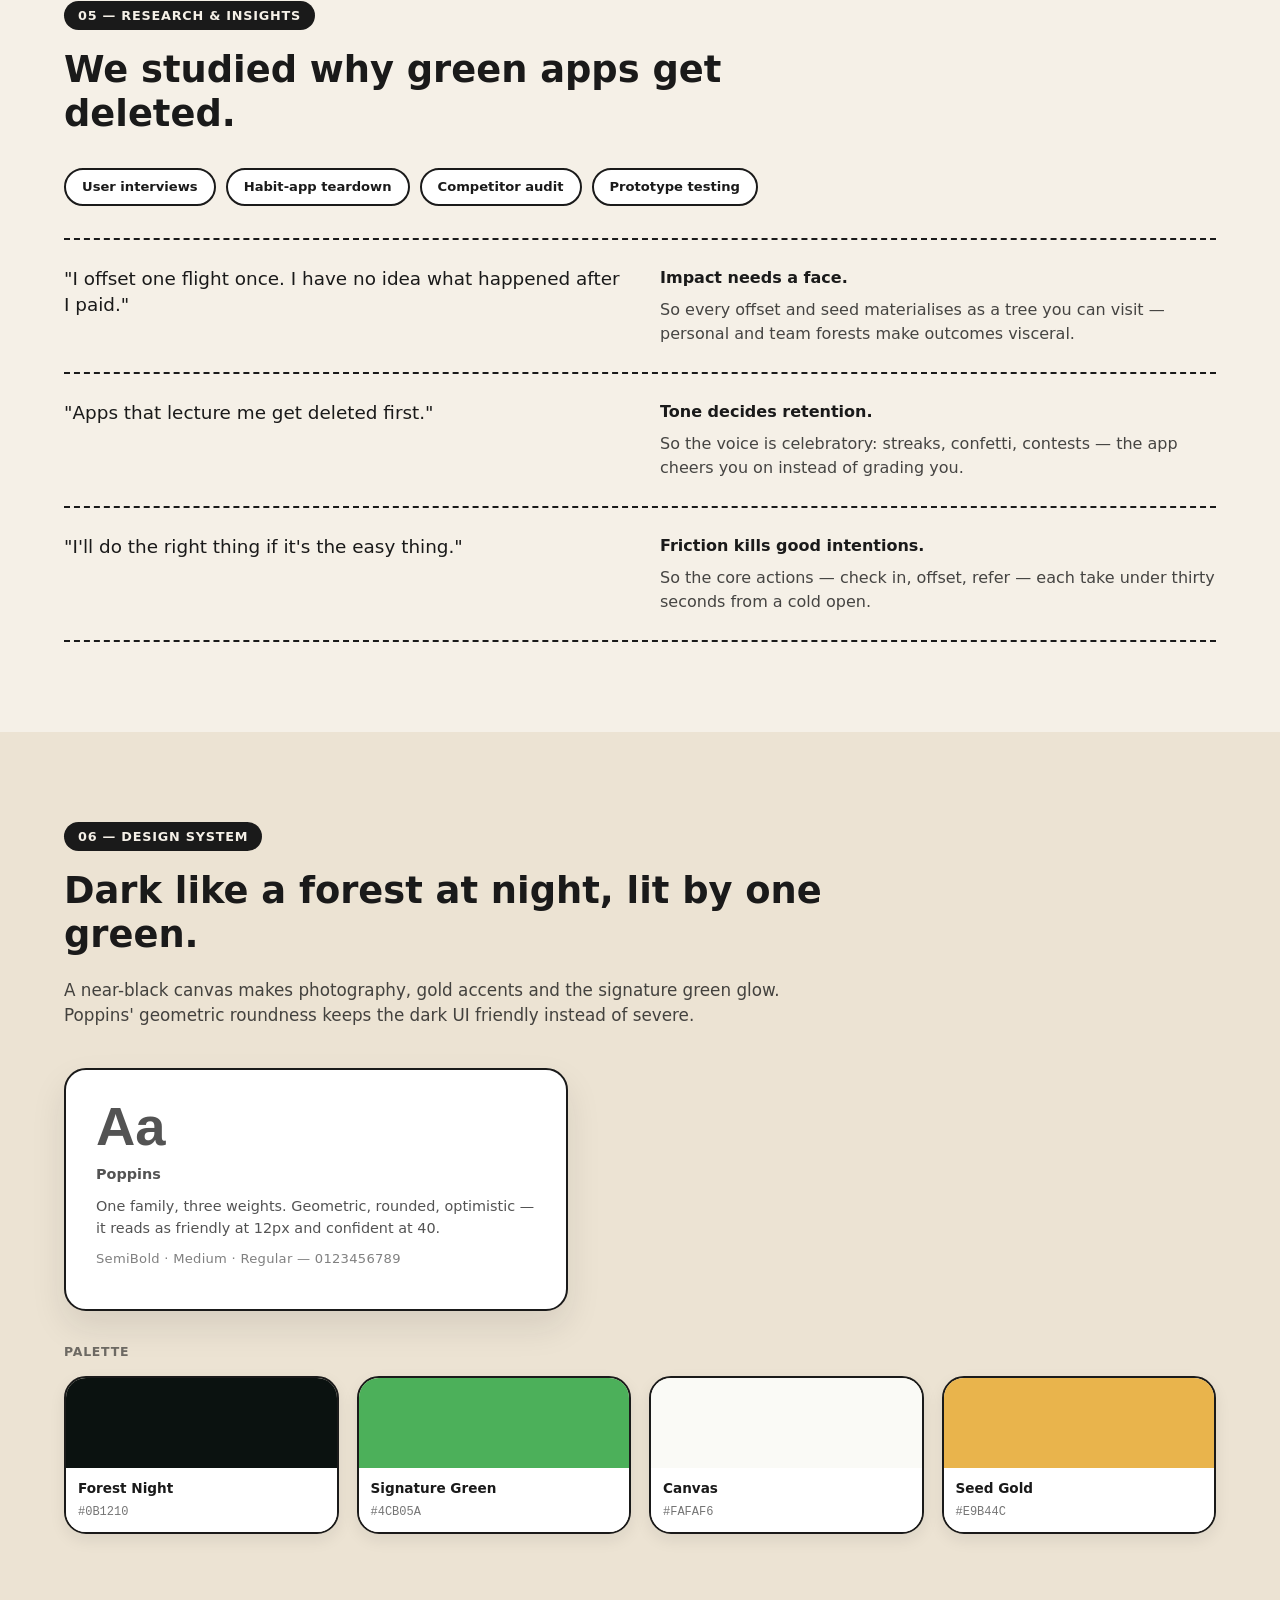
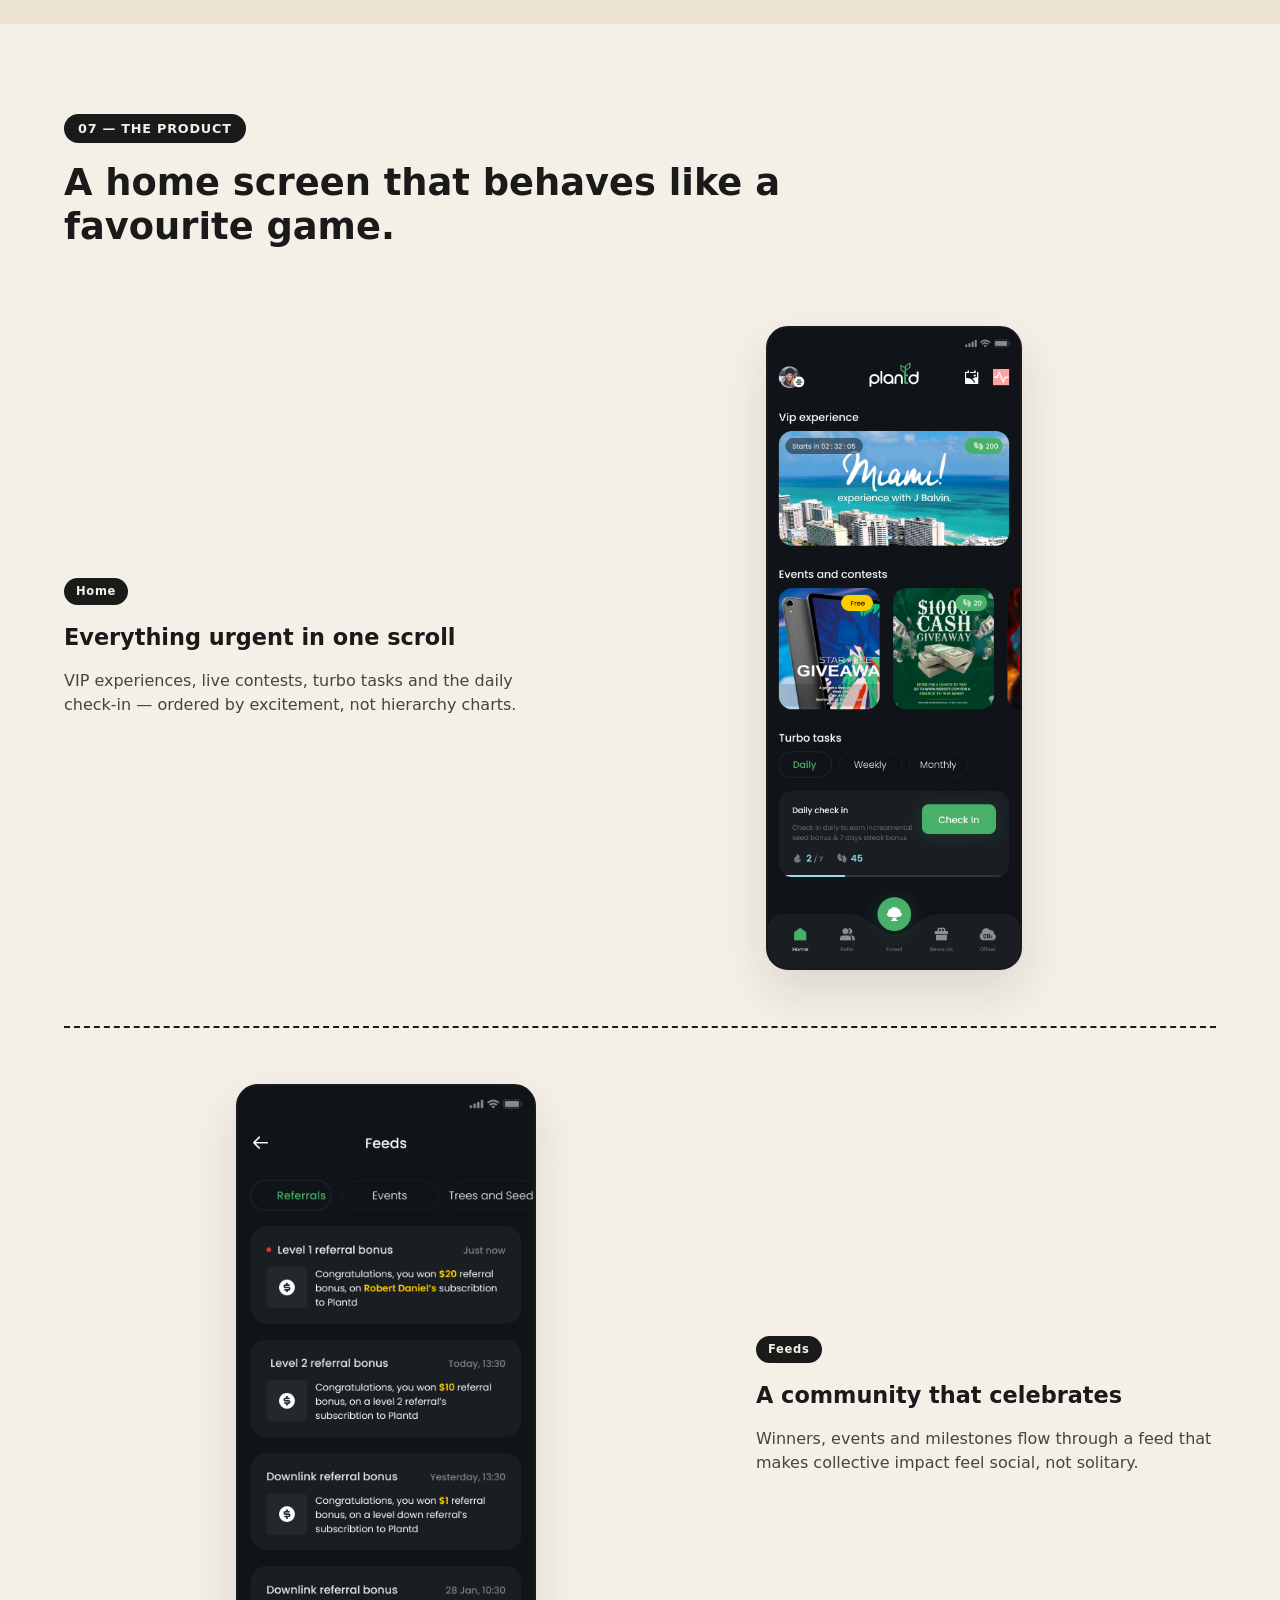
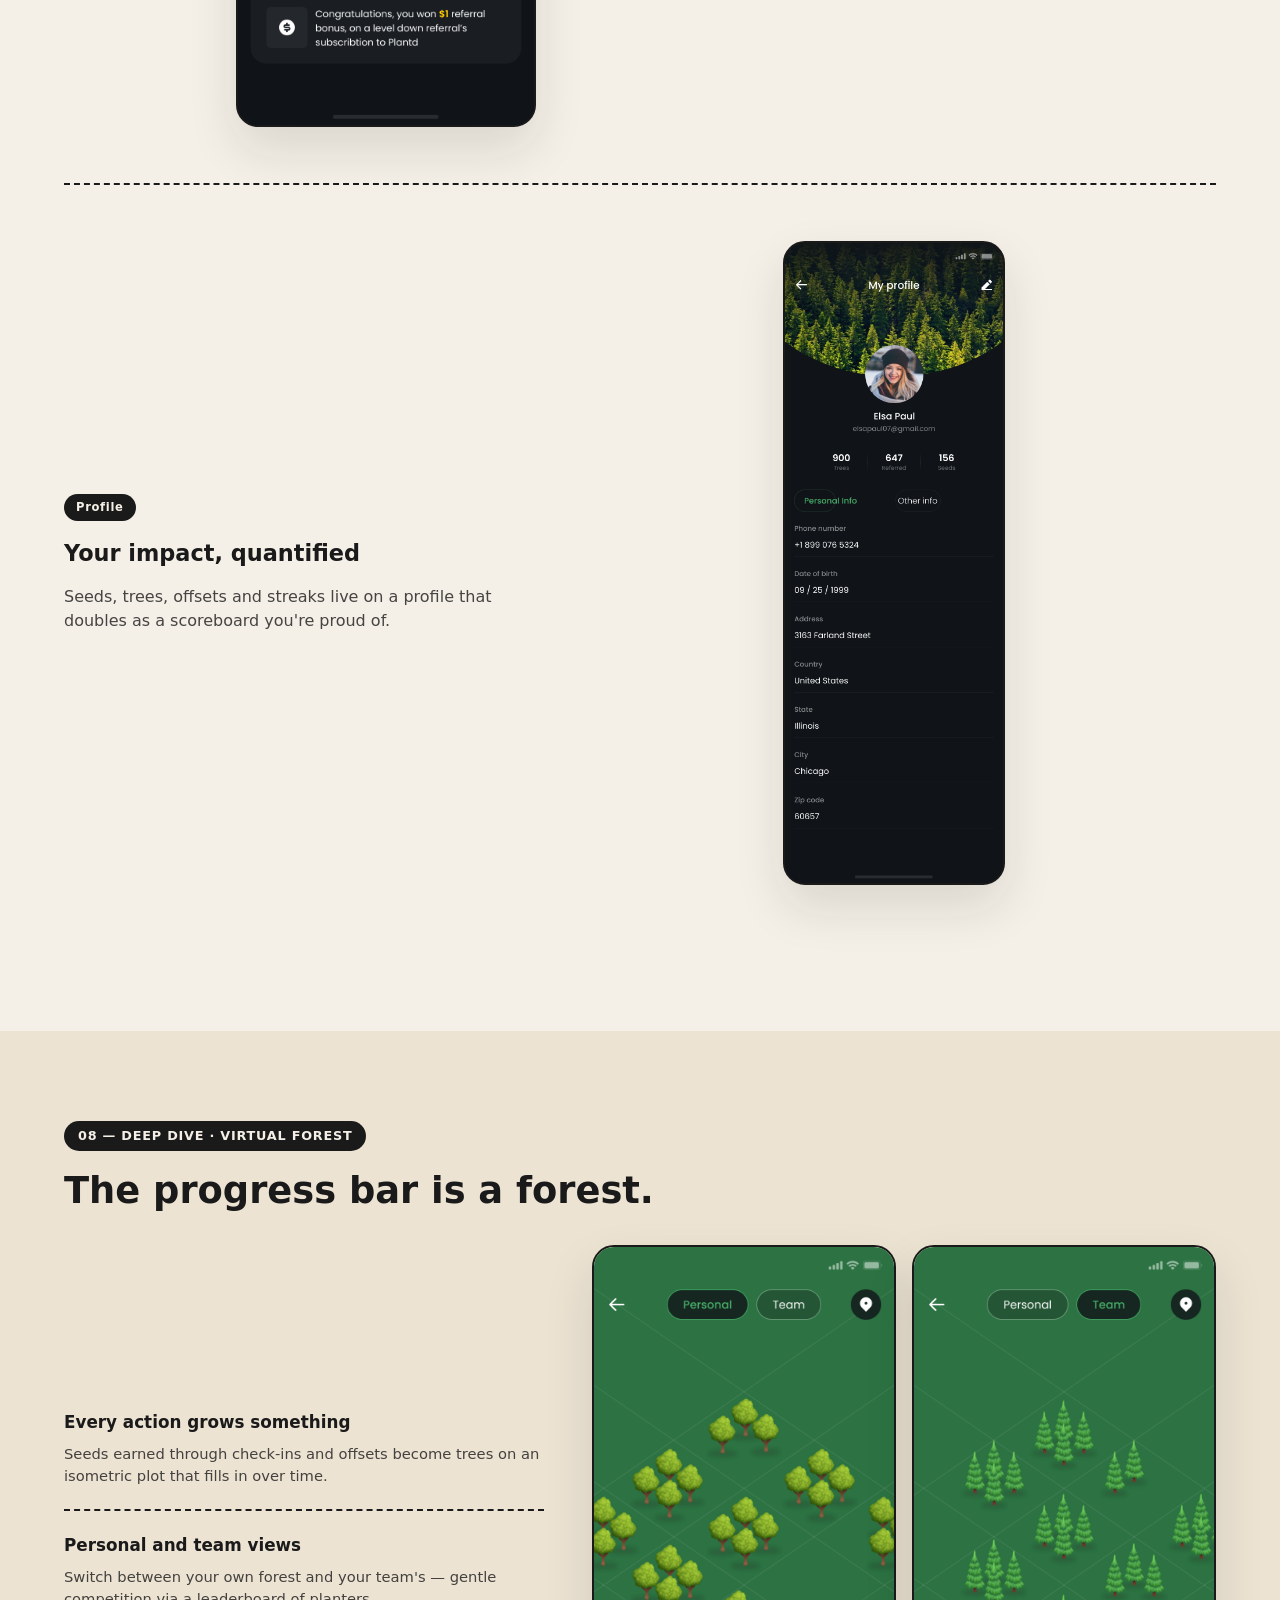
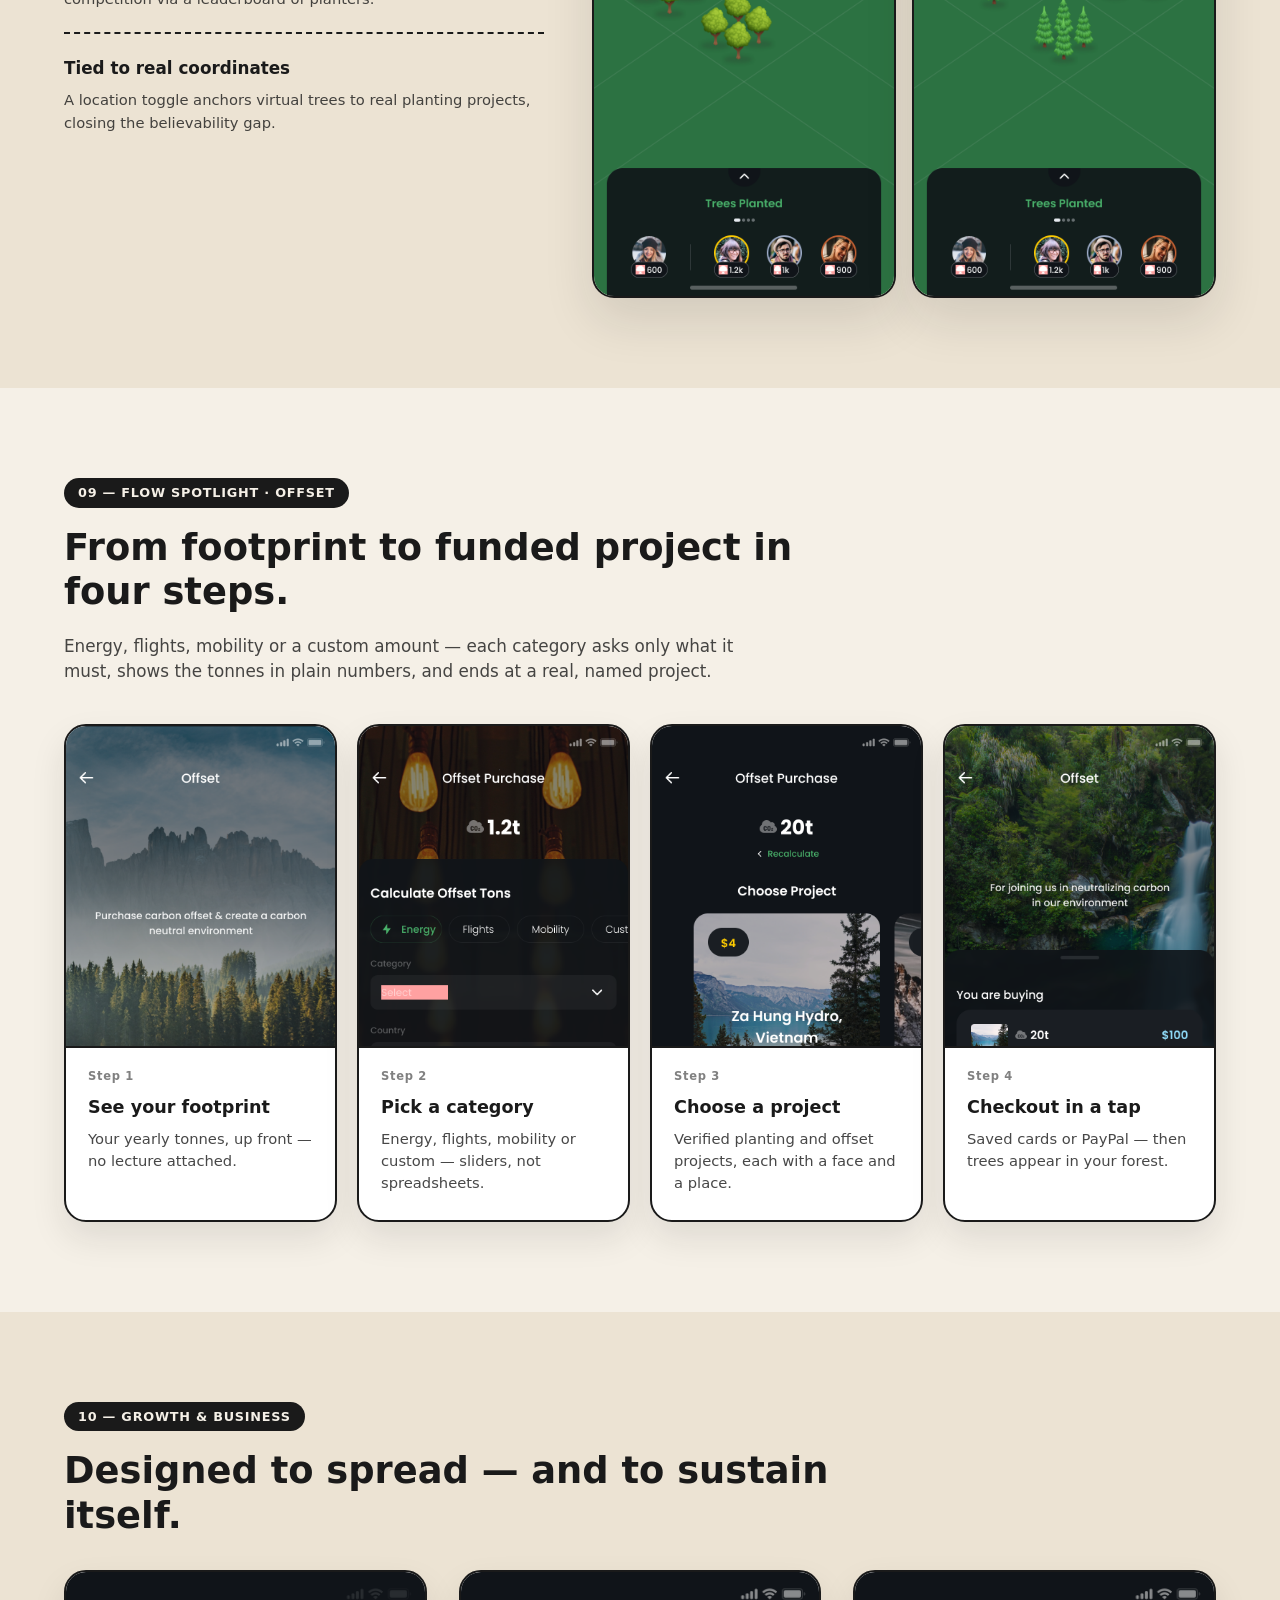
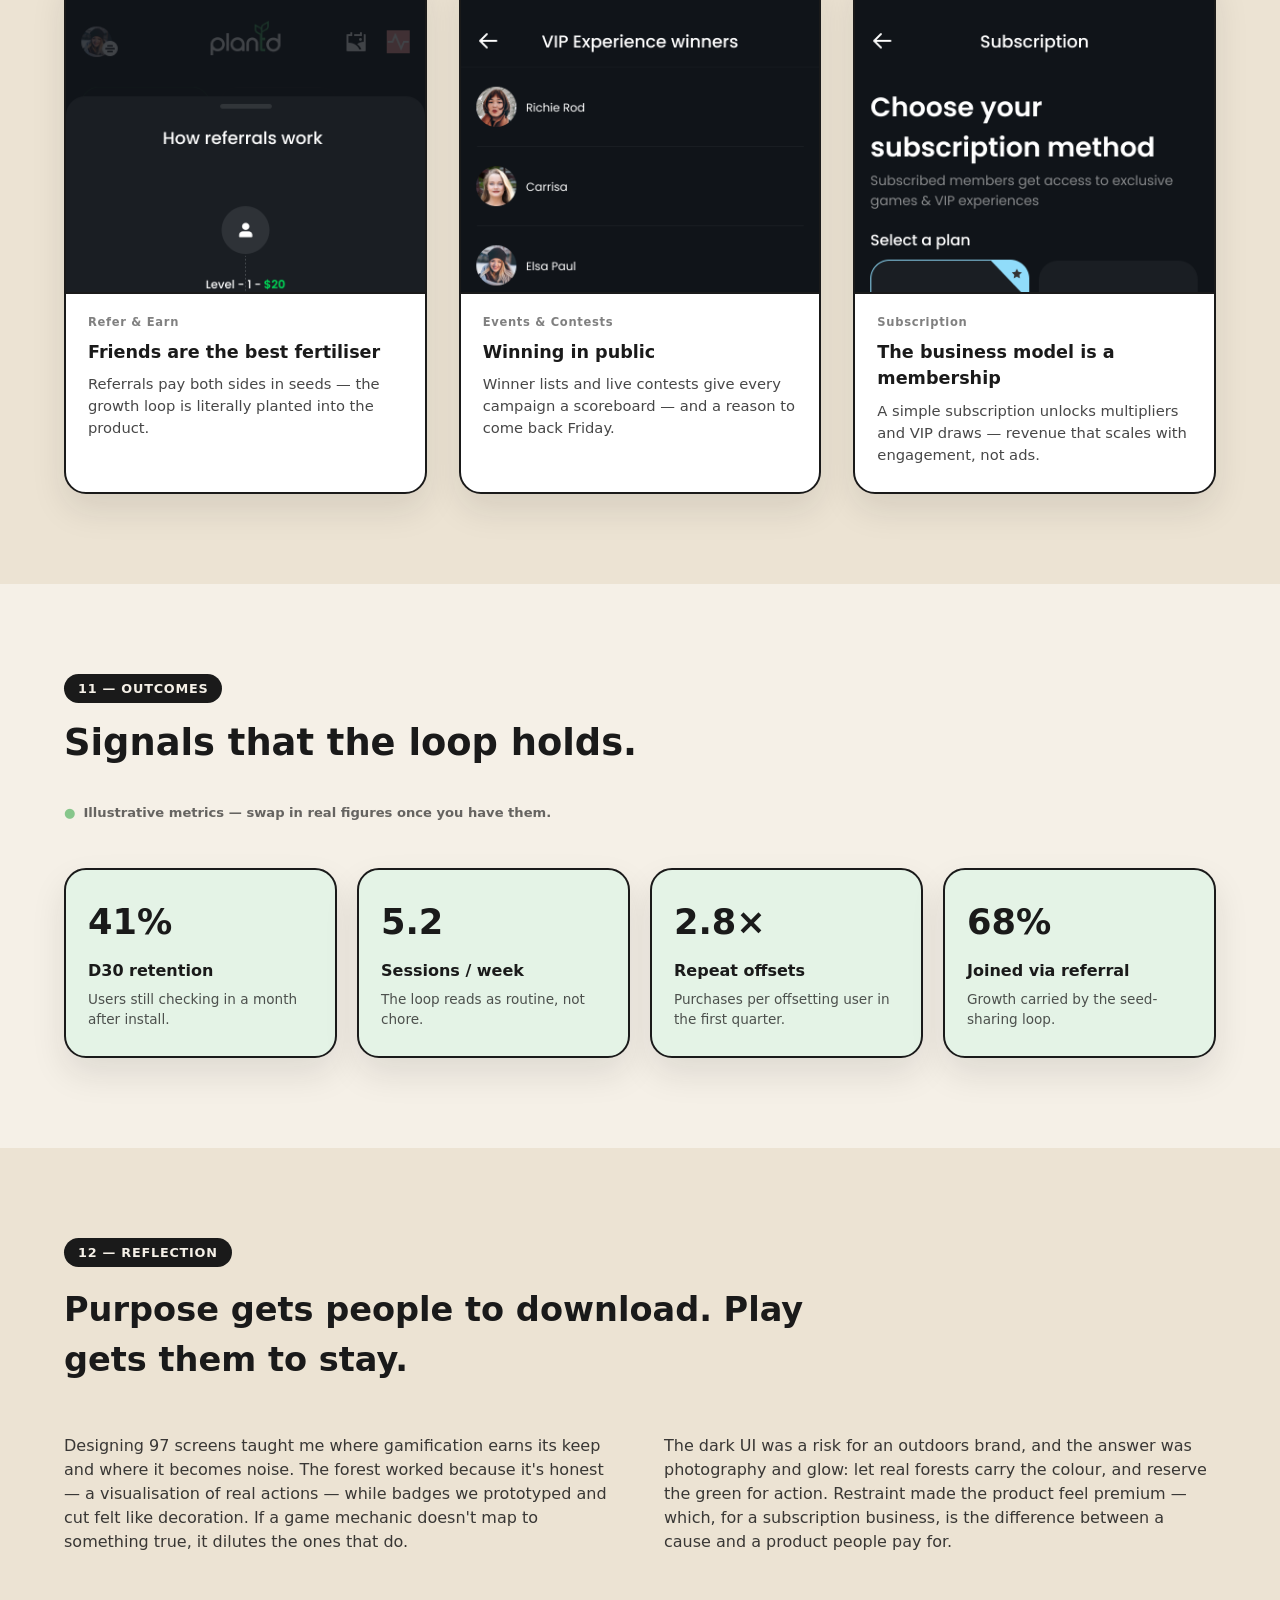
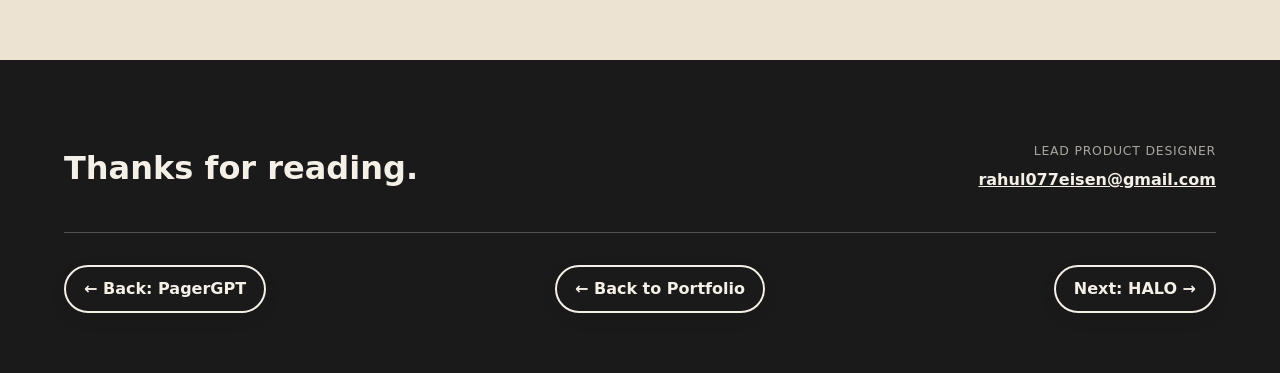
<file: case-studies/plantd.html>
<!DOCTYPE html>
<html lang="en">
<head>
<meta charset="UTF-8">
<meta name="viewport" content="width=device-width, initial-scale=1.0">
<title>plantd Case Study — Mobile App UI Design by Rahul Eisen, Chennai</title>
<meta name="description" content="Mobile UI case study by Rahul Eisen: plantd, a climate-action app. Mobile app design, gamification and UX strategy.">
<meta name="robots" content="index, follow">
<link rel="canonical" href="https://www.rahuleisen.com/case-studies/plantd.html">
<meta property="og:type" content="article">
<meta property="og:title" content="plantd Case Study — Mobile App UI Design by Rahul Eisen">
<meta property="og:description" content="A climate-action mobile app — mobile UI design and UX strategy by Product Designer Rahul Eisen.">
<meta property="og:url" content="https://www.rahuleisen.com/case-studies/plantd.html">
<meta property="og:image" content="https://www.rahuleisen.com/assets/case-studies/plantd/home.png">
<link rel="icon" type="image/svg+xml" href="../assets/icons/favicon.svg">
<link rel="stylesheet" href="../css/style.css">
<link rel="stylesheet" href="../css/case-study.css">
<style>
  :root { --case-accent: #4CB05A; --case-accent-soft: #E4F3E6; }
</style>
</head>
<body class="case-body">

<div class="grain"></div>

<header class="case-navbar">
  <div class="container case-navbar__inner">
    <a href="../index.html#work" class="case-back">← Back to Portfolio</a>
    <span class="case-navbar__name">plantd</span>
  </div>
</header>

<!-- HERO -->
<section class="case-hero">
  <div class="container" style="display:grid; grid-template-columns: 1.3fr 0.7fr; gap:48px; align-items:start;">
    <div>
      <p class="case-hero__eyebrow">2024 · Product Design Case Study</p>
      <p style="font-weight:700; text-transform:uppercase; letter-spacing:.08em; font-size:.8rem; opacity:.6; margin:0 0 16px;">Climate Action · Mobile App</p>
      <h1 class="case-hero__title">Making climate action feel like a game you want to keep playing.</h1>
      <p class="case-hero__sub">plantd turns carbon offsetting into a daily habit — grow a virtual forest with every action, offset real emissions across energy, flights and mobility, and earn real-world rewards for showing up.</p>

      <dl class="case-meta-strip">
        <div><dt>Role</dt><dd>Lead Product Designer</dd></div>
        <div><dt>Timeline</dt><dd>2024 · 12 weeks</dd></div>
        <div><dt>Platform</dt><dd>iOS · Android</dd></div>
        <div><dt>My Focus</dt><dd>UX · UI · Gamification</dd></div>
      </dl>
    </div>
    <div style="border: var(--border-w) solid var(--ink); border-radius: var(--radius); box-shadow: var(--shadow-hard-lg); overflow:hidden; max-width:280px; justify-self:end; background:#0B1210;">
      <img src="../assets/case-studies/plantd/splash.png" alt="plantd splash screen with Start Your Journey call to action" style="display:block; width:100%;">
    </div>
  </div>
</section>

<!-- 01 OVERVIEW -->
<section class="case-section">
  <div class="container">
    <p class="case-section__label">01 — Overview</p>
    <p class="case-section__lede">Climate guilt doesn't change behaviour — momentum does. plantd wraps real carbon offsetting inside a playful daily loop: check in, complete tasks, grow your forest, and watch individual actions add up to something you can actually see.</p>
    <div class="case-two-col">
      <p>As Lead Product Designer I designed the end-to-end experience across 97 screens — onboarding, the gamified home, the virtual forest, the offset purchase flow, rewards and payments — plus the visual system holding it together.</p>
      <p>The brief was sharp: make sustainability feel rewarding rather than righteous. Every decision was tested against one question — would someone open this app on a random Tuesday?</p>
    </div>
  </div>
</section>

<!-- 02 CHALLENGE -->
<section class="case-section case-section--alt">
  <div class="container">
    <p class="case-section__label">02 — The Challenge</p>
    <h2 class="case-section__title">Everyone cares about the planet. Almost nobody acts weekly.</h2>
    <div class="case-card-row">
      <div class="case-card">
        <span class="case-card__num">01</span>
        <h3>Offsetting feels abstract</h3>
        <p>You pay money, a PDF certificate appears, nothing changes. There's no feedback loop — so there's no habit.</p>
      </div>
      <div class="case-card">
        <span class="case-card__num">02</span>
        <h3>Guilt is a terrible motivator</h3>
        <p>Most climate apps lead with doom. People disengage from products that make them feel bad about themselves.</p>
      </div>
      <div class="case-card">
        <span class="case-card__num">03</span>
        <h3>One-time, not every-time</h3>
        <p>Even motivated users offset once and vanish. Without a reason to return, impact stays a single transaction.</p>
      </div>
    </div>
  </div>
</section>

<!-- 03 DESIGN GOALS -->
<section class="case-section">
  <div class="container">
    <p class="case-section__label">03 — Design Goals</p>
    <h2 class="case-section__title">Four bets the design makes.</h2>
    <div class="case-goal-list">
      <div class="case-goal">
        <span class="case-goal__num">01</span>
        <h3>Make impact visible</h3>
        <p>Every seed, tree and tonne shows up somewhere you can point at — the forest is the progress bar.</p>
      </div>
      <div class="case-goal">
        <span class="case-goal__num">02</span>
        <h3>Reward the streak, not the splurge</h3>
        <p>Daily check-ins and turbo tasks earn more over time than one big purchase ever could.</p>
      </div>
      <div class="case-goal">
        <span class="case-goal__num">03</span>
        <h3>Price the planet in taps</h3>
        <p>Offsetting energy, flights or mobility takes four decisions — never a spreadsheet.</p>
      </div>
      <div class="case-goal">
        <span class="case-goal__num">04</span>
        <h3>Let fun do the marketing</h3>
        <p>Contests, giveaways and VIP experiences give people a selfish reason to do a selfless thing.</p>
      </div>
    </div>
  </div>
</section>

<!-- 04 THE CORE LOOP -->
<section class="case-section case-section--alt">
  <div class="container">
    <p class="case-section__label">04 — The Core Loop</p>
    <h2 class="case-section__title">One loop, played daily.</h2>

    <div style="display:flex; align-items:stretch; gap:14px; margin-top:32px; flex-wrap:wrap;">
      <div class="case-card" style="flex:1; min-width:180px;">
        <span class="case-card__num">01</span>
        <h3>Act</h3>
        <p>Check in, complete turbo tasks, refer friends.</p>
      </div>
      <div style="display:flex; align-items:center; justify-content:center; font-family:var(--font-display); font-size:1.6rem; color:var(--case-accent); padding:0 2px;">→</div>
      <div class="case-card" style="flex:1; min-width:180px;">
        <span class="case-card__num">02</span>
        <h3>Earn</h3>
        <p>Collect seeds and leaves — the app's currency.</p>
      </div>
      <div style="display:flex; align-items:center; justify-content:center; font-family:var(--font-display); font-size:1.6rem; color:var(--case-accent); padding:0 2px;">→</div>
      <div class="case-card" style="flex:1; min-width:180px;">
        <span class="case-card__num">03</span>
        <h3>Plant</h3>
        <p>Seeds become trees in your virtual forest.</p>
      </div>
      <div style="display:flex; align-items:center; justify-content:center; font-family:var(--font-display); font-size:1.6rem; color:var(--case-accent); padding:0 2px;">→</div>
      <div class="case-card" style="flex:1; min-width:180px;">
        <span class="case-card__num">04</span>
        <h3>Offset</h3>
        <p>Purchase verified offsets for real emissions.</p>
      </div>
      <div style="display:flex; align-items:center; justify-content:center; font-family:var(--font-display); font-size:1.6rem; color:var(--case-accent); padding:0 2px;">→</div>
      <div class="case-card" style="flex:1; min-width:180px;">
        <span class="case-card__num">05</span>
        <h3>Win</h3>
        <p>Streaks unlock contests and VIP experiences.</p>
      </div>
    </div>
    <p class="case-note" style="margin-top:24px;">…and the loop starts again tomorrow.</p>
  </div>
</section>

<!-- 05 RESEARCH -->
<section class="case-section">
  <div class="container">
    <p class="case-section__label">05 — Research &amp; Insights</p>
    <h2 class="case-section__title">We studied why green apps get deleted.</h2>
    <div class="case-tag-row">
      <span>User interviews</span>
      <span>Habit-app teardown</span>
      <span>Competitor audit</span>
      <span>Prototype testing</span>
    </div>

    <div class="case-insight">
      <p class="case-insight__quote">"I offset one flight once. I have no idea what happened after I paid."</p>
      <div class="case-insight__resolution">
        <strong>Impact needs a face.</strong>
        <p>So every offset and seed materialises as a tree you can visit — personal and team forests make outcomes visceral.</p>
      </div>
    </div>
    <div class="case-insight">
      <p class="case-insight__quote">"Apps that lecture me get deleted first."</p>
      <div class="case-insight__resolution">
        <strong>Tone decides retention.</strong>
        <p>So the voice is celebratory: streaks, confetti, contests — the app cheers you on instead of grading you.</p>
      </div>
    </div>
    <div class="case-insight">
      <p class="case-insight__quote">"I'll do the right thing if it's the easy thing."</p>
      <div class="case-insight__resolution">
        <strong>Friction kills good intentions.</strong>
        <p>So the core actions — check in, offset, refer — each take under thirty seconds from a cold open.</p>
      </div>
    </div>
  </div>
</section>

<!-- 06 DESIGN SYSTEM -->
<section class="case-section case-section--alt">
  <div class="container">
    <p class="case-section__label">06 — Design System</p>
    <h2 class="case-section__title">Dark like a forest at night, lit by one green.</h2>
    <p class="case-section__lede">A near-black canvas makes photography, gold accents and the signature green glow. Poppins' geometric roundness keeps the dark UI friendly instead of severe.</p>

    <div class="case-type-grid" style="grid-template-columns: 1fr; max-width: 504px;">
      <div class="case-type-card">
        <p class="case-aa" style="font-family: 'Segoe UI', Arial, sans-serif; font-weight:600;">Aa</p>
        <p class="case-font-name">Poppins</p>
        <p>One family, three weights. Geometric, rounded, optimistic — it reads as friendly at 12px and confident at 40.</p>
        <p class="case-glyphs">SemiBold · Medium · Regular — 0123456789</p>
      </div>
    </div>

    <p class="case-palette-label">Palette</p>
    <div class="case-swatch-row" style="grid-template-columns: repeat(4, 1fr);">
      <div class="case-swatch">
        <div class="case-swatch__chip" style="background:#0B1210;"></div>
        <div class="case-swatch__info"><strong>Forest Night</strong><span>#0B1210</span></div>
      </div>
      <div class="case-swatch">
        <div class="case-swatch__chip" style="background:#4CB05A;"></div>
        <div class="case-swatch__info"><strong>Signature Green</strong><span>#4CB05A</span></div>
      </div>
      <div class="case-swatch">
        <div class="case-swatch__chip" style="background:#FAFAF6;"></div>
        <div class="case-swatch__info"><strong>Canvas</strong><span>#FAFAF6</span></div>
      </div>
      <div class="case-swatch">
        <div class="case-swatch__chip" style="background:#E9B44C; border-right:none;"></div>
        <div class="case-swatch__info"><strong>Seed Gold</strong><span>#E9B44C</span></div>
      </div>
    </div>
  </div>
</section>

<!-- 07 PRODUCT SCREENS -->
<section class="case-section">
  <div class="container">
    <p class="case-section__label">07 — The Product</p>
    <h2 class="case-section__title">A home screen that behaves like a favourite game.</h2>

    <div class="case-screen-row">
      <div class="case-screen-row__text">
        <span class="case-screen-row__label">Home</span>
        <h3>Everything urgent in one scroll</h3>
        <p>VIP experiences, live contests, turbo tasks and the daily check-in — ordered by excitement, not hierarchy charts.</p>
      </div>
      <div class="case-browser-frame" style="max-width:300px; margin:0 auto; background:#0B1210;">
        <img src="../assets/case-studies/plantd/home.png" alt="plantd home screen with VIP experience, events and turbo tasks" style="max-height:640px; object-fit:cover;">
      </div>
    </div>

    <div class="case-screen-row case-screen-row--reverse">
      <div class="case-screen-row__text">
        <span class="case-screen-row__label">Feeds</span>
        <h3>A community that celebrates</h3>
        <p>Winners, events and milestones flow through a feed that makes collective impact feel social, not solitary.</p>
      </div>
      <div class="case-browser-frame" style="max-width:300px; margin:0 auto; background:#0B1210;">
        <img src="../assets/case-studies/plantd/feeds.png" alt="plantd feeds screen showing referral bonus activity" style="max-height:640px; object-fit:cover;">
      </div>
    </div>

    <div class="case-screen-row">
      <div class="case-screen-row__text">
        <span class="case-screen-row__label">Profile</span>
        <h3>Your impact, quantified</h3>
        <p>Seeds, trees, offsets and streaks live on a profile that doubles as a scoreboard you're proud of.</p>
      </div>
      <div class="case-browser-frame" style="max-width:300px; margin:0 auto; background:#0B1210;">
        <img src="../assets/case-studies/plantd/profile.png" alt="plantd profile screen with trees, referred and seeds stats" style="max-height:640px; object-fit:cover;">
      </div>
    </div>
  </div>
</section>

<!-- 08 DEEP DIVE: VIRTUAL FOREST -->
<section class="case-section case-section--alt">
  <div class="container">
    <p class="case-section__label">08 — Deep Dive · Virtual Forest</p>
    <h2 class="case-section__title">The progress bar is a forest.</h2>

    <div class="case-flow-layout">
      <div class="case-flow-steps">
        <div class="case-flow-step" style="grid-template-columns: 1fr;">
          <div>
            <h3>Every action grows something</h3>
            <p>Seeds earned through check-ins and offsets become trees on an isometric plot that fills in over time.</p>
          </div>
        </div>
        <div class="case-flow-step" style="grid-template-columns: 1fr;">
          <div>
            <h3>Personal and team views</h3>
            <p>Switch between your own forest and your team's — gentle competition via a leaderboard of planters.</p>
          </div>
        </div>
        <div class="case-flow-step" style="grid-template-columns: 1fr;">
          <div>
            <h3>Tied to real coordinates</h3>
            <p>A location toggle anchors virtual trees to real planting projects, closing the believability gap.</p>
          </div>
        </div>
      </div>
      <div style="display:flex; gap:16px;">
        <div class="case-flow-image" style="flex:1;">
          <img src="../assets/case-studies/plantd/forest-personal.png" alt="plantd personal virtual forest view with trees planted">
        </div>
        <div class="case-flow-image" style="flex:1;">
          <img src="../assets/case-studies/plantd/forest-team.png" alt="plantd team virtual forest view with trees planted">
        </div>
      </div>
    </div>
  </div>
</section>

<!-- 09 FLOW SPOTLIGHT: OFFSET -->
<section class="case-section">
  <div class="container">
    <p class="case-section__label">09 — Flow Spotlight · Offset</p>
    <h2 class="case-section__title">From footprint to funded project in four steps.</h2>
    <p class="case-section__lede">Energy, flights, mobility or a custom amount — each category asks only what it must, shows the tonnes in plain numbers, and ends at a real, named project.</p>

    <div class="case-community-grid" style="grid-template-columns: repeat(4, 1fr); gap:20px;">
      <div class="case-community-card">
        <div class="case-community-card__shot"><img src="../assets/case-studies/plantd/offset-step1-footprint.png" alt="Step 1: see your carbon footprint screen"></div>
        <div class="case-community-card__body">
          <span class="case-community-card__label">Step 1</span>
          <h4>See your footprint</h4>
          <p>Your yearly tonnes, up front — no lecture attached.</p>
        </div>
      </div>
      <div class="case-community-card">
        <div class="case-community-card__shot"><img src="../assets/case-studies/plantd/offset-step2-category.png" alt="Step 2: pick a category to calculate offset tons"></div>
        <div class="case-community-card__body">
          <span class="case-community-card__label">Step 2</span>
          <h4>Pick a category</h4>
          <p>Energy, flights, mobility or custom — sliders, not spreadsheets.</p>
        </div>
      </div>
      <div class="case-community-card">
        <div class="case-community-card__shot"><img src="../assets/case-studies/plantd/offset-step3-project.png" alt="Step 3: choose an offset project screen"></div>
        <div class="case-community-card__body">
          <span class="case-community-card__label">Step 3</span>
          <h4>Choose a project</h4>
          <p>Verified planting and offset projects, each with a face and a place.</p>
        </div>
      </div>
      <div class="case-community-card">
        <div class="case-community-card__shot"><img src="../assets/case-studies/plantd/offset-step4-checkout.png" alt="Step 4: checkout screen with payment options"></div>
        <div class="case-community-card__body">
          <span class="case-community-card__label">Step 4</span>
          <h4>Checkout in a tap</h4>
          <p>Saved cards or PayPal — then trees appear in your forest.</p>
        </div>
      </div>
    </div>
  </div>
</section>

<!-- 10 GROWTH & BUSINESS -->
<section class="case-section case-section--alt">
  <div class="container">
    <p class="case-section__label">10 — Growth &amp; Business</p>
    <h2 class="case-section__title">Designed to spread — and to sustain itself.</h2>

    <div class="case-community-grid" style="grid-template-columns: repeat(3, 1fr);">
      <div class="case-community-card">
        <div class="case-community-card__shot"><img src="../assets/case-studies/plantd/refer-earn.png" alt="How referrals work screenshot showing referral tree"></div>
        <div class="case-community-card__body">
          <span class="case-community-card__label">Refer &amp; Earn</span>
          <h4>Friends are the best fertiliser</h4>
          <p>Referrals pay both sides in seeds — the growth loop is literally planted into the product.</p>
        </div>
      </div>
      <div class="case-community-card">
        <div class="case-community-card__shot"><img src="../assets/case-studies/plantd/events-contests.png" alt="VIP experience winners list screenshot"></div>
        <div class="case-community-card__body">
          <span class="case-community-card__label">Events &amp; Contests</span>
          <h4>Winning in public</h4>
          <p>Winner lists and live contests give every campaign a scoreboard — and a reason to come back Friday.</p>
        </div>
      </div>
      <div class="case-community-card">
        <div class="case-community-card__shot"><img src="../assets/case-studies/plantd/subscription.png" alt="Subscription plan selection screenshot"></div>
        <div class="case-community-card__body">
          <span class="case-community-card__label">Subscription</span>
          <h4>The business model is a membership</h4>
          <p>A simple subscription unlocks multipliers and VIP draws — revenue that scales with engagement, not ads.</p>
        </div>
      </div>
    </div>
  </div>
</section>

<!-- 11 OUTCOMES -->
<section class="case-section">
  <div class="container">
    <p class="case-section__label">11 — Outcomes</p>
    <h2 class="case-section__title">Signals that the loop holds.</h2>
    <p class="case-note">Illustrative metrics — swap in real figures once you have them.</p>

    <div class="case-stat-grid">
      <div class="case-stat">
        <strong>41%</strong>
        <span>D30 retention</span>
        <p>Users still checking in a month after install.</p>
      </div>
      <div class="case-stat">
        <strong>5.2</strong>
        <span>Sessions / week</span>
        <p>The loop reads as routine, not chore.</p>
      </div>
      <div class="case-stat">
        <strong>2.8×</strong>
        <span>Repeat offsets</span>
        <p>Purchases per offsetting user in the first quarter.</p>
      </div>
      <div class="case-stat">
        <strong>68%</strong>
        <span>Joined via referral</span>
        <p>Growth carried by the seed-sharing loop.</p>
      </div>
    </div>
  </div>
</section>

<!-- 12 REFLECTION -->
<section class="case-section case-section--alt">
  <div class="container">
    <p class="case-section__label">12 — Reflection</p>
    <h2 class="case-reflection-title">Purpose gets people to download. Play gets them to stay.</h2>
    <div class="case-two-col">
      <p>Designing 97 screens taught me where gamification earns its keep and where it becomes noise. The forest worked because it's honest — a visualisation of real actions — while badges we prototyped and cut felt like decoration. If a game mechanic doesn't map to something true, it dilutes the ones that do.</p>
      <p>The dark UI was a risk for an outdoors brand, and the answer was photography and glow: let real forests carry the colour, and reserve the green for action. Restraint made the product feel premium — which, for a subscription business, is the difference between a cause and a product people pay for.</p>
    </div>
  </div>
</section>

<!-- FOOTER -->
<footer class="case-footer">
  <div class="container">
    <div class="case-footer__top">
      <h3 class="case-footer__thanks">Thanks for reading.</h3>
      <div class="case-footer__contact">
        <span>Lead Product Designer</span>
        <a href="mailto:rahul077eisen@gmail.com">rahul077eisen@gmail.com</a>
      </div>
    </div>
    <div class="case-nav-footer">
      <a href="pagergpt.html" class="case-nav-footer__link">← Back: PagerGPT</a>
      <a href="../index.html#work" class="case-nav-footer__link">← Back to Portfolio</a>
      <a href="halo.html" class="case-nav-footer__link">Next: HALO →</a>
    </div>
  </div>
</footer>

</body>
</html>
</file>
<file: css/style.css>
/* =========================================================
   RAHUL EISEN — PORTFOLIO
   Soft-Rounded / Playful-Editorial UI Style
   (ink + indigo + lime on warm cream, thin borders, soft
   blurred shadows, pill buttons with circular icon badges)
   ========================================================= */

:root {
  --ink: #1A1A1A;
  --cream: #F5F0E7;
  --cream-2: #ECE3D3;

  /* "coral" slot now holds the strong indigo accent (kept the
     variable name so every selector below still works) */
  --coral: #5B3FE0;
  --coral-soft: #E4DEFA;
  /* "purple-soft" slot now holds the lime accent */
  --purple-soft: #D9FA4C;
  /* "purple" slot now holds the deep/near-ink card variant */
  --purple: #262626;

  --lime: #D9FA4C;
  --indigo: #5B3FE0;
  --white: #FFFFFF;
  --dark: #1A1A1A;

  --border-w: 2px;
  --radius: 22px;

  --shadow-hard: 0 16px 34px rgba(26, 26, 26, 0.10);
  --shadow-hard-sm: 0 6px 16px rgba(26, 26, 26, 0.08);
  --shadow-hard-lg: 0 22px 50px rgba(26, 26, 26, 0.12);

  --font-display: 'Arial Black', 'Segoe UI Black', 'Helvetica Neue', system-ui, sans-serif;
  --font-body: 'Segoe UI', system-ui, -apple-system, 'Helvetica Neue', Arial, sans-serif;
}

* { box-sizing: border-box; }

html {
  scroll-behavior: smooth;
}

body {
  margin: 0;
  background: var(--cream);
  color: var(--ink);
  font-family: var(--font-body);
  font-size: 16px;
  line-height: 1.5;
  overflow-x: hidden;
}

img { max-width: 100%; display: block; }

a { color: inherit; text-decoration: none; }

ul { list-style: none; margin: 0; padding: 0; }

.container {
  width: 100%;
  max-width: 1200px;
  margin: 0 auto;
  padding: 0 24px;
}

/* subtle grain overlay for texture */
.grain {
  pointer-events: none;
  position: fixed;
  inset: 0;
  z-index: 9999;
  opacity: 0.025;
  mix-blend-mode: multiply;
  background-image: url("data:image/svg+xml,%3Csvg xmlns='http://www.w3.org/2000/svg' width='120' height='120'%3E%3Cfilter id='n'%3E%3CfeTurbulence type='fractalNoise' baseFrequency='0.9' numOctaves='2' stitchTiles='stitch'/%3E%3C/filter%3E%3Crect width='100%25' height='100%25' filter='url(%23n)'/%3E%3C/svg%3E");
}

/* custom cursor dot (desktop only, purely decorative) */
.cursor-dot {
  position: fixed;
  top: 0; left: 0;
  width: 16px; height: 16px;
  border-radius: 50%;
  background: var(--purple-soft);
  border: 2px solid var(--ink);
  pointer-events: none;
  z-index: 9998;
  transform: translate(-50%, -50%);
  transition: transform .12s ease, opacity .2s ease, background .2s ease;
  opacity: 0;
}
@media (hover: hover) and (pointer: fine) {
  .cursor-dot { opacity: 1; }
}

/* =========================================================
   TYPOGRAPHY HELPERS
   ========================================================= */

.section-kicker {
  font-family: var(--font-body);
  font-weight: 700;
  text-transform: uppercase;
  letter-spacing: 0.08em;
  font-size: 0.85rem;
  background: var(--ink);
  color: var(--cream);
  display: inline-block;
  padding: 6px 14px;
  border-radius: 999px;
  margin: 0 0 18px;
}
.section-kicker--light { background: var(--purple-soft); color: var(--ink); }

.section-title {
  font-family: var(--font-display);
  font-size: clamp(2rem, 4.2vw, 3.2rem);
  line-height: 1.1;
  margin: 0 0 42px;
  max-width: 900px;
}
.section-title--light { color: var(--cream); }

.section-note {
  margin-top: -24px;
  margin-bottom: 32px;
  font-size: 0.9rem;
  opacity: 0.65;
}
.section-note code {
  background: var(--ink);
  color: var(--cream);
  padding: 2px 6px;
  border-radius: 4px;
}

/* outlined pill word — like "(CREATING)" in the reference */
.highlight {
  background: transparent;
  padding: 1px 14px;
  border: var(--border-w) solid var(--ink);
  border-radius: 999px;
  display: inline-block;
  color: var(--coral);
}

/* plain colored word — like "AUDIENCE." in the reference */
.highlight-box {
  background: transparent;
  color: var(--coral);
  display: inline;
  padding: 0;
  border: none;
  box-shadow: none;
  border-radius: 0;
}
.highlight-box--dark { color: var(--purple-soft); }

.underline-pop {
  position: relative;
  white-space: nowrap;
}
.underline-pop::after {
  content: "";
  position: absolute;
  left: 2px; right: 2px; bottom: 2px;
  height: 10px;
  background: var(--purple-soft);
  z-index: -1;
}

.arrow { display: inline-block; transition: transform .2s ease; }

/* =========================================================
   BUTTONS
   ========================================================= */

.btn {
  font-family: var(--font-body);
  font-weight: 700;
  font-size: 1rem;
  padding: 12px 14px 12px 26px;
  border: var(--border-w) solid var(--ink);
  border-radius: 999px;
  display: inline-flex;
  align-items: center;
  gap: 12px;
  cursor: pointer;
  box-shadow: var(--shadow-hard-sm);
  transition: transform .18s ease, box-shadow .18s ease;
  background: var(--white);
  color: var(--ink);
}
.btn:hover {
  transform: translateY(-3px);
  box-shadow: var(--shadow-hard);
}
.btn:hover .arrow { transform: translateX(2px); }
.btn:active {
  transform: translateY(-1px);
  box-shadow: var(--shadow-hard-sm);
}

.btn .arrow {
  display: inline-flex;
  align-items: center;
  justify-content: center;
  width: 26px; height: 26px;
  border-radius: 50%;
  background: var(--purple-soft);
  color: var(--ink);
  font-size: 0.85rem;
  flex-shrink: 0;
}

.btn--primary { background: var(--coral); color: var(--white); border-color: var(--coral); }
.btn--primary .arrow { background: var(--purple-soft); color: var(--ink); }
.btn--ghost { background: var(--cream); }
.btn--block { width: 100%; justify-content: center; }

/* =========================================================
   NAVBAR
   ========================================================= */

.navbar {
  position: sticky;
  top: 0;
  z-index: 500;
  background: var(--cream);
  border-bottom: 1px solid rgba(26,26,26,0.12);
}

.navbar__inner {
  display: flex;
  align-items: center;
  justify-content: space-between;
  height: 76px;
}

.logo__box {
  display: block;
  width: 46px;
  height: 46px;
}
.logo__box--sm { width: 36px; height: 36px; }

.nav-links {
  display: flex;
  align-items: center;
  gap: 28px;
}

.nav-link {
  font-weight: 600;
  position: relative;
  padding: 4px 2px;
  text-transform: uppercase;
  font-size: 0.85rem;
  letter-spacing: 0.03em;
}
.nav-link:not(.nav-cta)::after {
  content: "";
  position: absolute;
  left: 0; bottom: -4px;
  width: 0%;
  height: 2px;
  background: var(--coral);
  transition: width .2s ease;
}
.nav-link:not(.nav-cta):hover::after { width: 100%; }

.nav-cta {
  background: var(--ink);
  color: var(--cream);
  border: var(--border-w) solid var(--ink);
  border-radius: 999px;
  padding: 7px 8px 7px 16px;
  box-shadow: var(--shadow-hard-sm);
  display: inline-flex;
  align-items: center;
  gap: 10px;
  transition: transform .18s ease, box-shadow .18s ease;
}
.nav-cta .arrow {
  display: inline-flex;
  align-items: center;
  justify-content: center;
  width: 22px; height: 22px;
  border-radius: 50%;
  background: var(--purple-soft);
  color: var(--ink);
  font-size: 0.75rem;
}
.nav-cta:hover {
  transform: translateY(-2px);
  box-shadow: var(--shadow-hard);
}

.burger {
  display: none;
  flex-direction: column;
  justify-content: center;
  gap: 5px;
  width: 46px;
  height: 46px;
  background: var(--ink);
  border: var(--border-w) solid var(--ink);
  border-radius: 999px;
  cursor: pointer;
}
.burger span {
  width: 22px;
  height: 2px;
  background: var(--cream);
  margin: 0 auto;
  transition: transform .25s ease, opacity .25s ease;
}
.burger.is-open span:nth-child(1) { transform: translateY(8px) rotate(45deg); }
.burger.is-open span:nth-child(2) { opacity: 0; }
.burger.is-open span:nth-child(3) { transform: translateY(-8px) rotate(-45deg); }

/* =========================================================
   HERO
   ========================================================= */

.hero {
  padding: 64px 0 0;
  position: relative;
  overflow: hidden;
}

.hero-blobs {
  position: absolute;
  inset: 0;
  z-index: 0;
  overflow: hidden;
  pointer-events: none;
}
.hero-blob {
  position: absolute;
  background: var(--cream-2);
  filter: blur(55px);
  opacity: 0.85;
}
.hero-blob--1 {
  width: 720px; height: 640px;
  top: -280px; right: -220px;
  border-radius: 58% 42% 53% 47% / 48% 55% 45% 52%;
}
.hero-blob--2 {
  width: 580px; height: 520px;
  top: 20px; left: -260px;
  border-radius: 45% 55% 48% 52% / 55% 45% 58% 42%;
}

.hero__grid {
  position: relative;
  z-index: 1;
  display: grid;
  grid-template-columns: 1.05fr 0.95fr;
  gap: 48px;
  align-items: center;
  padding-bottom: 60px;
}

.eyebrow {
  display: inline-flex;
  align-items: center;
  gap: 8px;
  font-weight: 700;
  background: var(--white);
  border: var(--border-w) solid var(--ink);
  border-radius: 999px;
  padding: 6px 16px;
  box-shadow: var(--shadow-hard-sm);
  margin: 0 0 22px;
  font-size: 0.85rem;
}

.badge-dot {
  width: 9px; height: 9px;
  border-radius: 50%;
  background: var(--coral);
  border: 1.5px solid var(--ink);
  animation: pulse 1.6s infinite;
}
@keyframes pulse {
  0%, 100% { transform: scale(1); }
  50% { transform: scale(1.4); }
}

.hero__title {
  font-family: var(--font-display);
  font-size: clamp(2.2rem, 5vw, 3.6rem);
  line-height: 1.12;
  margin: 0 0 20px;
}

.hero__sub {
  font-size: 1.1rem;
  max-width: 520px;
  margin: 0 0 28px;
  opacity: 0.75;
}

.hero__cta {
  display: flex;
  gap: 16px;
  flex-wrap: wrap;
  margin-bottom: 40px;
}

.hero__stats {
  display: flex;
  gap: 16px;
  flex-wrap: wrap;
}

.stat-chip {
  border: var(--border-w) solid var(--ink);
  border-radius: 16px;
  padding: 10px 18px;
  box-shadow: var(--shadow-hard-sm);
  display: flex;
  flex-direction: column;
  min-width: 110px;
  background: var(--white);
}
.stat-chip strong { font-family: var(--font-display); font-size: 1.4rem; }
.stat-chip span { font-size: 0.78rem; font-weight: 600; opacity: 0.7; }
.stat-chip--coral { background: var(--coral); color: var(--white); }
.stat-chip--coral-soft { background: var(--coral-soft); }
.stat-chip--purple-soft { background: var(--purple-soft); }

.hero__visual {
  position: relative;
  display: flex;
  justify-content: center;
}

.hero__photo-frame {
  position: relative;
  border: var(--border-w) solid var(--ink);
  border-radius: var(--radius);
  box-shadow: var(--shadow-hard-lg);
  background: var(--white);
  padding: 10px;
  max-width: 380px;
}

.hero__photo {
  border-radius: calc(var(--radius) - 10px);
  aspect-ratio: 4/5;
  object-fit: cover;
  object-position: top center;
}

.tag {
  position: absolute;
  background: var(--ink);
  color: var(--cream);
  font-weight: 700;
  font-size: 0.8rem;
  padding: 8px 16px;
  border-radius: 999px;
  border: var(--border-w) solid var(--ink);
  box-shadow: var(--shadow-hard-sm);
}
.tag--rotate-left { top: -18px; left: -22px; background: var(--coral); color: var(--white); border-color: var(--coral); }
.tag--rotate-right { bottom: -16px; right: -18px; background: var(--purple-soft); color: var(--ink); border-color: var(--ink); }

.floaty {
  position: absolute;
  pointer-events: none;
  animation: float 4s ease-in-out infinite;
}
.floaty--star { width: 56px; top: 4%; right: 4%; animation-delay: .3s; }
.floaty--squiggle { width: 46px; bottom: 10%; left: -2%; animation-delay: 1s; }

@keyframes float {
  0%, 100% { transform: translateY(0) rotate(0deg); }
  50% { transform: translateY(-14px) rotate(12deg); }
}

.polaroid {
  position: absolute;
  width: 130px;
  border: var(--border-w) solid var(--ink);
  border-radius: 18px;
  box-shadow: var(--shadow-hard-sm);
  background: var(--white);
  padding: 6px 6px 18px;
  object-fit: cover;
  aspect-ratio: 3/4;
}
.polaroid--1 { bottom: -6%; left: 4%; }

.marquee {
  position: relative;
  z-index: 2;
  border-top: var(--border-w) solid var(--ink);
  border-bottom: var(--border-w) solid var(--ink);
  background: var(--ink);
  color: var(--cream);
  overflow: hidden;
  white-space: nowrap;
  padding: 14px 0;
}
.marquee__track {
  display: inline-block;
  font-family: var(--font-display);
  font-size: 1.1rem;
  animation: marquee 22s linear infinite;
}
@keyframes marquee {
  from { transform: translateX(0); }
  to { transform: translateX(-50%); }
}

/* =========================================================
   ABOUT
   ========================================================= */

.about { padding: 100px 0; }

.about__grid {
  display: grid;
  grid-template-columns: 0.85fr 1.15fr;
  gap: 60px;
  align-items: center;
}

.about__photo-wrap { position: relative; }

.about__photo-frame {
  border: var(--border-w) solid var(--ink);
  border-radius: var(--radius);
  box-shadow: var(--shadow-hard-lg);
  overflow: hidden;
  background: var(--purple-soft);
}

.about__photo {
  aspect-ratio: 3/4;
  object-fit: cover;
  object-position: top center;
  mix-blend-mode: normal;
}

.sticker-badge {
  position: absolute;
  bottom: -24px;
  right: -20px;
  background: var(--purple-soft);
  color: var(--ink);
  border: var(--border-w) solid var(--ink);
  border-radius: 50%;
  width: 136px; height: 136px;
  box-sizing: border-box;
  padding: 0 20px;
  display: flex;
  align-items: center;
  justify-content: center;
  text-align: center;
  font-weight: 700;
  font-size: 0.74rem;
  box-shadow: var(--shadow-hard-sm);
  line-height: 1.5;
}

.about__lead {
  font-family: var(--font-display);
  font-size: 1.3rem;
  line-height: 1.4;
  margin: 0 0 18px;
}

.about__text { opacity: 0.75; margin-bottom: 24px; }

.about__facts {
  display: flex;
  flex-direction: column;
  gap: 12px;
  margin-bottom: 30px;
}
.about__facts li {
  display: flex;
  align-items: center;
  gap: 10px;
  font-weight: 600;
  background: var(--white);
  border: var(--border-w) solid var(--ink);
  border-radius: 16px;
  padding: 10px 16px;
  box-shadow: var(--shadow-hard-sm);
  width: fit-content;
}
.fact-icon { font-size: 1.1rem; }

.toolkit {
  margin-top: 64px;
  display: grid;
  grid-template-columns: repeat(2, 1fr);
  gap: 28px;
}

.toolkit__group h4 {
  font-family: var(--font-display);
  font-size: 1rem;
  text-transform: uppercase;
  letter-spacing: 0.04em;
  margin: 0 0 14px;
}

.chip-row {
  display: flex;
  flex-wrap: wrap;
  gap: 10px;
}
.chip-row span {
  font-size: 0.82rem;
  font-weight: 700;
  background: var(--white);
  border: 2px solid var(--ink);
  border-radius: 999px;
  padding: 6px 14px;
  box-shadow: var(--shadow-hard-sm);
}

/* =========================================================
   EXPERIENCE
   ========================================================= */

.experience { padding: 100px 0; background: var(--cream-2); border-top: 1px solid rgba(26,26,26,0.12); border-bottom: 1px solid rgba(26,26,26,0.12); }

.experience__layout {
  display: grid;
  grid-template-columns: 0.7fr 1.3fr;
  gap: 60px;
}

.experience__photo {
  position: relative;
  align-self: start;
  border: var(--border-w) solid var(--ink);
  border-radius: var(--radius);
  box-shadow: var(--shadow-hard-lg);
  background: var(--coral-soft);
}
.experience__photo img {
  aspect-ratio: 3/4;
  object-fit: cover;
  object-position: center 22%;
  border-radius: calc(var(--radius) - 2px);
}

.timeline {
  position: relative;
  padding-left: 30px;
  border-left: var(--border-w) dashed rgba(26,26,26,0.35);
}

.timeline__item {
  position: relative;
  margin-bottom: 34px;
}
.timeline__item:last-child { margin-bottom: 0; }

.timeline__dot {
  position: absolute;
  left: -39px;
  top: 6px;
  width: 16px; height: 16px;
  border-radius: 50%;
  background: var(--coral);
  border: var(--border-w) solid var(--ink);
}

.timeline__card {
  border: var(--border-w) solid var(--ink);
  border-radius: var(--radius);
  box-shadow: var(--shadow-hard);
  padding: 24px 26px;
  background: var(--white);
  transition: transform .2s ease, box-shadow .2s ease;
}
.timeline__card:hover {
  transform: translateY(-4px);
  box-shadow: var(--shadow-hard-lg);
}
.timeline__card--coral { background: var(--coral); color: var(--white); }
.timeline__card--coral-soft { background: var(--coral-soft); }
.timeline__card--purple-soft { background: var(--purple-soft); }
.timeline__card--purple { background: var(--purple); color: var(--white); }

.timeline__date {
  display: inline-block;
  font-weight: 700;
  font-size: 0.78rem;
  background: var(--ink);
  color: var(--cream);
  padding: 4px 10px;
  border-radius: 999px;
  margin-bottom: 10px;
}

.timeline__card h3 {
  font-family: var(--font-display);
  font-size: 1.25rem;
  margin: 0 0 4px;
}

.timeline__company {
  font-weight: 700;
  margin: 0 0 14px;
  opacity: 0.75;
}

.timeline__card ul {
  display: flex;
  flex-direction: column;
  gap: 7px;
}
.timeline__card li {
  position: relative;
  padding-left: 18px;
  font-size: 0.92rem;
  opacity: 0.9;
}
.timeline__card li::before {
  content: "▸";
  position: absolute;
  left: 0;
  top: 0;
}

/* =========================================================
   WORK
   ========================================================= */

.work { padding: 100px 0; }

.work__grid {
  display: grid;
  grid-template-columns: repeat(2, 1fr);
  gap: 32px;
}

.work-card {
  border: var(--border-w) solid var(--ink);
  border-radius: var(--radius);
  box-shadow: var(--shadow-hard);
  background: var(--white);
  overflow: hidden;
  display: flex;
  flex-direction: column;
  transition: transform .2s ease, box-shadow .2s ease;
}
.work-card:hover {
  transform: translateY(-6px);
  box-shadow: var(--shadow-hard-lg);
}

.work-card__thumb {
  border-bottom: var(--border-w) solid var(--ink);
  aspect-ratio: 16/9;
  display: flex;
  align-items: center;
  justify-content: center;
  overflow: hidden;
  background-image: repeating-linear-gradient(45deg, rgba(0,0,0,0.06) 0 12px, transparent 12px 24px);
}
.work-card--coral .work-card__thumb { background-color: var(--coral); }
.work-card--coral-soft .work-card__thumb { background-color: var(--coral-soft); }
.work-card--purple-soft .work-card__thumb { background-color: var(--purple-soft); }
.work-card--purple .work-card__thumb { background-color: var(--purple); }

.work-card__thumb img {
  width: 100%;
  height: 100%;
  object-fit: cover;
  object-position: top center;
  transition: transform .3s ease;
}
.work-card:hover .work-card__thumb img { transform: scale(1.04); }

.work-card__ph {
  font-family: var(--font-display);
  font-size: 1.4rem;
  background: var(--white);
  border: var(--border-w) solid var(--ink);
  border-radius: 999px;
  padding: 10px 18px;
  box-shadow: var(--shadow-hard-sm);
}

.work-card__body { padding: 22px 24px 6px; flex: 1; }
.work-card__body h3 { font-family: var(--font-display); font-size: 1.15rem; margin: 0 0 8px; }
.work-card__body p { opacity: 0.75; margin: 0 0 16px; font-size: 0.95rem; }

.work-card__tags {
  display: flex;
  gap: 8px;
  flex-wrap: wrap;
}
.work-card__tags span {
  font-size: 0.72rem;
  font-weight: 700;
  border: 2px solid var(--ink);
  border-radius: 999px;
  padding: 3px 10px;
  background: var(--cream);
}

.work-card__link {
  margin: 18px 24px 22px;
  font-weight: 700;
  border-top: 1px solid rgba(26,26,26,0.15);
  padding-top: 14px;
  display: flex;
  align-items: center;
  gap: 6px;
}
.work-card__link:hover .arrow { transform: translate(3px, -3px); }

.work__cta {
  margin-top: 48px;
  display: flex;
  justify-content: center;
}

/* =========================================================
   TESTIMONIALS
   ========================================================= */

.testimonials { padding: 100px 0; background: var(--cream-2); border-top: 1px solid rgba(26,26,26,0.12); border-bottom: 1px solid rgba(26,26,26,0.12); }

.testi-track-wrap {
  display: flex;
  align-items: center;
  gap: 20px;
}

.testi-track {
  display: flex;
  gap: 28px;
  overflow-x: auto;
  scroll-snap-type: x mandatory;
  scroll-behavior: smooth;
  padding: 10px 4px 20px;
  flex: 1;
}
.testi-track::-webkit-scrollbar { height: 8px; }
.testi-track::-webkit-scrollbar-thumb { background: var(--ink); border-radius: 4px; }

.testi-card {
  scroll-snap-align: start;
  flex: 0 0 min(380px, 85vw);
  width: min(380px, 85vw);
  border: var(--border-w) solid var(--ink);
  border-radius: var(--radius);
  box-shadow: var(--shadow-hard);
  padding: 28px;
}
.testi-card--coral { background: var(--coral); color: var(--white); }
.testi-card--coral-soft { background: var(--coral-soft); }
.testi-card--purple-soft { background: var(--purple-soft); }

.testi-quote {
  font-family: var(--font-display);
  font-size: 1.05rem;
  line-height: 1.5;
  margin: 0 0 24px;
}

.testi-person {
  display: flex;
  align-items: center;
  gap: 14px;
}
.testi-avatar {
  width: 46px; height: 46px;
  border-radius: 50%;
  border: var(--border-w) solid var(--ink);
  background: var(--white);
  color: var(--ink);
  display: flex;
  align-items: center;
  justify-content: center;
  font-weight: 700;
  flex-shrink: 0;
}
.testi-person strong { display: block; font-size: 0.95rem; }
.testi-person span { font-size: 0.8rem; opacity: 0.7; }

.testi-nav {
  width: 48px; height: 48px;
  border-radius: 50%;
  border: var(--border-w) solid var(--ink);
  background: var(--white);
  box-shadow: var(--shadow-hard-sm);
  font-size: 1.2rem;
  cursor: pointer;
  flex-shrink: 0;
  transition: transform .18s ease, box-shadow .18s ease;
}
.testi-nav:hover { transform: translateY(-3px); box-shadow: var(--shadow-hard); }

/* =========================================================
   CONTACT
   ========================================================= */

.contact {
  padding: 100px 0 80px;
  background: var(--ink);
  color: var(--cream);
  position: relative;
  overflow: hidden;
}

.contact__grid {
  display: grid;
  grid-template-columns: 1.1fr 0.9fr;
  gap: 60px;
}

.contact__sub { opacity: 0.7; max-width: 420px; margin-bottom: 30px; }

.contact__links {
  display: flex;
  flex-direction: column;
  gap: 14px;
  margin-bottom: 28px;
}
.contact-link {
  display: inline-flex;
  align-items: center;
  gap: 10px;
  font-weight: 700;
  font-size: 1.05rem;
  background: var(--cream);
  color: var(--ink);
  border: var(--border-w) solid var(--cream);
  border-radius: 999px;
  padding: 12px 20px;
  width: fit-content;
  box-shadow: var(--shadow-hard-sm);
  transition: transform .18s ease, box-shadow .18s ease;
}
.contact-link:hover { transform: translateY(-3px); box-shadow: var(--shadow-hard); }
.contact-link em { opacity: 0.55; font-size: 0.75rem; font-style: normal; }
.contact-link__icon { width: 20px; height: 20px; }

.contact__socials { display: flex; gap: 14px; margin-bottom: 40px; }
.social-btn {
  width: 50px; height: 50px;
  border-radius: 50%;
  background: var(--cream);
  color: var(--ink);
  border: var(--border-w) solid var(--cream);
  display: flex;
  align-items: center;
  justify-content: center;
  font-weight: 700;
  box-shadow: var(--shadow-hard-sm);
  transition: transform .18s ease, box-shadow .18s ease, background .18s ease;
}
.social-btn:hover { transform: translateY(-3px); box-shadow: var(--shadow-hard); background: var(--purple-soft); }
.social-btn img { width: 22px; height: 22px; }

.contact__photo {
  width: 200px;
  border: var(--border-w) solid var(--cream);
  border-radius: var(--radius);
  box-shadow: var(--shadow-hard-lg);
  aspect-ratio: 3/4;
  object-fit: cover;
  object-position: top center;
}

.contact__form {
  background: var(--cream);
  color: var(--ink);
  border: var(--border-w) solid var(--cream);
  border-radius: var(--radius);
  padding: 32px;
  box-shadow: var(--shadow-hard-lg);
  display: flex;
  flex-direction: column;
  gap: 18px;
  height: fit-content;
}

.form-field { display: flex; flex-direction: column; gap: 6px; font-weight: 700; font-size: 0.85rem; }
.form-field input,
.form-field textarea {
  font-family: var(--font-body);
  font-size: 1rem;
  padding: 12px 16px;
  border: var(--border-w) solid var(--ink);
  border-radius: 14px;
  background: var(--white);
  resize: vertical;
}
.form-field input:focus,
.form-field textarea:focus {
  outline: none;
  box-shadow: var(--shadow-hard-sm);
}

.form-note { font-size: 0.85rem; font-weight: 700; min-height: 1.2em; margin: 0; }
.form-note.success { color: #1a7d3c; }

/* =========================================================
   FOOTER
   ========================================================= */

.footer {
  background: var(--ink);
  color: var(--cream);
  border-top: 1px solid rgba(251,243,231,0.2);
  padding: 24px 0;
}
.footer__inner {
  display: flex;
  align-items: center;
  justify-content: space-between;
  gap: 20px;
  flex-wrap: wrap;
  font-size: 0.85rem;
  opacity: 0.8;
}
.back-to-top { font-weight: 700; opacity: 1; }
.back-to-top:hover { text-decoration: underline; }

/* =========================================================
   RESPONSIVE
   ========================================================= */

@media (max-width: 980px) {
  .hero__grid { grid-template-columns: 1fr; }
  .hero__visual { order: -1; margin-bottom: 20px; }
  .about__grid { grid-template-columns: 1fr; }
  .about__photo-wrap { max-width: 340px; margin: 0 auto; }
  .toolkit { grid-template-columns: 1fr; }
  .experience__layout { grid-template-columns: 1fr; }
  .experience__photo { max-width: 300px; margin: 0 auto; }
  .work__grid { grid-template-columns: 1fr; }
  .contact__grid { grid-template-columns: 1fr; }
  .contact__photo { display: none; }
}

@media (max-width: 760px) {
  .nav-links {
    position: fixed;
    top: 76px; left: 0; right: 0;
    background: var(--cream);
    border-bottom: 1px solid rgba(26,26,26,0.12);
    flex-direction: column;
    align-items: stretch;
    padding: 20px 24px 28px;
    gap: 16px;
    transform: translateY(-120%);
    opacity: 0;
    transition: transform .25s ease, opacity .25s ease;
    z-index: 400;
  }
  .nav-links.is-open { transform: translateY(0); opacity: 1; }
  .nav-cta { justify-content: center; }
  .burger { display: flex; }
  .cursor-dot { display: none; }
}

@media (max-width: 560px) {
  .hero__stats { gap: 10px; }
  .stat-chip { min-width: 90px; padding: 8px 12px; }
  .polaroid { width: 100px; }
  .sticker-badge { width: 108px; height: 108px; font-size: 0.62rem; padding: 0 14px; }
}
</file>
<file: css/case-study.css>
/* =========================================================
   CASE STUDY TEMPLATE
   Extends css/style.css — same tokens, article-length layout
   ========================================================= */

.case-body { background: var(--cream); }

/* ---------- case navbar ---------- */
.case-navbar {
  position: sticky;
  top: 0;
  z-index: 500;
  background: var(--cream);
  border-bottom: var(--border-w) solid var(--ink);
}
.case-navbar__inner {
  display: flex;
  align-items: center;
  justify-content: space-between;
  height: 76px;
  gap: 16px;
}
.case-back {
  font-weight: 700;
  display: inline-flex;
  align-items: center;
  gap: 8px;
  padding: 8px 18px;
  border: var(--border-w) solid var(--ink);
  border-radius: 999px;
  background: var(--white);
  box-shadow: var(--shadow-hard-sm);
  transition: transform .18s ease, box-shadow .18s ease;
}
.case-back:hover { transform: translateY(-3px); box-shadow: var(--shadow-hard); }
.case-navbar__name { font-family: var(--font-display); font-size: 1rem; opacity: .8; }

/* ---------- hero ---------- */
.case-hero { padding: 64px 0 70px; border-bottom: var(--border-w) solid var(--ink); }
.case-hero__eyebrow {
  display: inline-block;
  font-weight: 700;
  text-transform: uppercase;
  letter-spacing: .08em;
  font-size: .8rem;
  background: var(--case-accent, var(--coral));
  color: var(--white);
  border: var(--border-w) solid var(--ink);
  border-radius: 999px;
  padding: 6px 16px;
  box-shadow: var(--shadow-hard-sm);
  margin: 0 0 22px;
}
.case-hero__title {
  font-family: var(--font-display);
  font-size: clamp(2rem, 4.6vw, 3.4rem);
  line-height: 1.12;
  max-width: 900px;
  margin: 0 0 24px;
}
.case-hero__sub {
  font-size: 1.1rem;
  max-width: 720px;
  opacity: .8;
  margin: 0;
}
.case-meta-strip {
  margin-top: 48px;
  padding-top: 28px;
  border-top: var(--border-w) solid var(--ink);
  display: grid;
  grid-template-columns: repeat(4, 1fr);
  gap: 20px;
}
.case-meta-strip dt {
  font-size: .72rem;
  font-weight: 700;
  text-transform: uppercase;
  letter-spacing: .06em;
  opacity: .6;
  margin: 0 0 6px;
}
.case-meta-strip dd { font-weight: 700; margin: 0; }

/* ---------- generic section ---------- */
.case-section { padding: 90px 0; }
.case-section--alt { background: var(--cream-2); }
.case-section__label {
  display: inline-block;
  font-weight: 700;
  text-transform: uppercase;
  letter-spacing: .06em;
  font-size: .8rem;
  background: var(--ink);
  color: var(--cream);
  padding: 5px 14px;
  border-radius: 999px;
  margin: 0 0 18px;
}
.case-section__title {
  font-family: var(--font-display);
  font-size: clamp(1.6rem, 3vw, 2.3rem);
  line-height: 1.2;
  max-width: 780px;
  margin: 0 0 20px;
}
.case-section__lede {
  font-size: 1.05rem;
  max-width: 720px;
  opacity: .8;
  margin: 0 0 40px;
}
.case-section__body { max-width: 900px; opacity: .85; }

.case-two-col {
  display: grid;
  grid-template-columns: 1fr 1fr;
  gap: 48px;
  margin-top: 24px;
}
.case-two-col p { opacity: .85; }

/* ---------- numbered cards (challenge) ---------- */
.case-card-row {
  display: grid;
  grid-template-columns: repeat(3, 1fr);
  gap: 24px;
  margin-top: 32px;
}
.case-card {
  border: var(--border-w) solid var(--ink);
  border-radius: var(--radius);
  box-shadow: var(--shadow-hard);
  background: var(--white);
  padding: 28px 26px;
  transition: transform .2s ease, box-shadow .2s ease;
}
.case-card:hover { transform: translateY(-5px); box-shadow: var(--shadow-hard-lg); }
.case-card__num { font-family: var(--font-display); font-size: 1.1rem; color: var(--case-accent, var(--coral)); }
.case-card h3 { font-family: var(--font-display); font-size: 1.15rem; margin: 14px 0 10px; }
.case-card p { margin: 0; opacity: .8; font-size: .95rem; }

/* ---------- goal rows ---------- */
.case-goal-list { margin-top: 32px; display: flex; flex-direction: column; }
.case-goal {
  display: grid;
  grid-template-columns: 60px 1fr 1.6fr;
  gap: 24px;
  align-items: start;
  padding: 22px 0;
  border-bottom: var(--border-w) dashed var(--ink);
}
.case-goal:first-child { border-top: var(--border-w) dashed var(--ink); }
.case-goal__num { font-family: var(--font-display); font-size: 1.8rem; color: var(--case-accent, var(--coral)); }
.case-goal h3 { font-family: var(--font-display); font-size: 1.1rem; margin: 0; }
.case-goal p { margin: 0; opacity: .8; }

/* ---------- research tags + quotes ---------- */
.case-tag-row { display: flex; flex-wrap: wrap; gap: 10px; margin: 32px 0; }
.case-tag-row span {
  font-size: .82rem;
  font-weight: 700;
  border: 2px solid var(--ink);
  border-radius: 999px;
  padding: 7px 16px;
  background: var(--white);
}
.case-insight { display: grid; grid-template-columns: 1fr 1fr; gap: 40px; padding: 26px 0; border-top: var(--border-w) dashed var(--ink); }
.case-insight:last-child { border-bottom: var(--border-w) dashed var(--ink); }
.case-insight__quote { font-family: var(--font-display); font-size: 1.15rem; line-height: 1.4; margin: 0; }
.case-insight__resolution strong { display: block; margin-bottom: 8px; }
.case-insight__resolution p { margin: 0; opacity: .8; }

/* ---------- persona split ---------- */
.case-persona-grid { display: grid; grid-template-columns: 1fr 1fr; gap: 28px; margin-top: 32px; }
.case-persona {
  border: var(--border-w) solid var(--ink);
  border-radius: var(--radius);
  box-shadow: var(--shadow-hard);
  padding: 32px;
  background: var(--white);
}
.case-persona__tag {
  display: inline-block;
  font-size: .72rem;
  font-weight: 700;
  letter-spacing: .06em;
  background: var(--case-accent-soft, var(--coral-soft));
  border: 2px solid var(--ink);
  border-radius: 999px;
  padding: 5px 14px;
  margin-bottom: 18px;
}
.case-persona h3 { font-family: var(--font-display); font-size: 1.3rem; margin: 0 0 12px; }
.case-persona > p { opacity: .8; margin: 0 0 22px; }
.case-persona ul { display: flex; flex-direction: column; gap: 12px; }
.case-persona li { display: flex; align-items: baseline; gap: 10px; font-weight: 600; font-size: .92rem; }
.case-persona li::before { content: "●"; color: var(--case-accent, var(--coral)); font-size: .6rem; }

/* ---------- design system swatches ---------- */
.case-type-grid { display: grid; grid-template-columns: 1fr 1fr; gap: 28px; margin: 32px 0; }
.case-type-card {
  border: var(--border-w) solid var(--ink);
  border-radius: var(--radius);
  box-shadow: var(--shadow-hard);
  background: var(--white);
  padding: 30px;
}
.case-type-card .case-aa { font-size: 3.4rem; line-height: 1; margin: 0 0 10px; }
.case-type-card .case-font-name { font-family: var(--font-body); font-weight: 700; margin: 0 0 10px; }
.case-type-card p { opacity: .75; font-size: .9rem; margin: 0 0 10px; }
.case-type-card .case-glyphs { font-size: .82rem; opacity: .55; letter-spacing: .02em; }

.case-palette-label { font-size: .78rem; font-weight: 700; text-transform: uppercase; letter-spacing: .06em; opacity: .6; margin: 32px 0 14px; }
.case-swatch-row { display: grid; grid-template-columns: repeat(5, 1fr); gap: 18px; }
.case-swatch {
  border: var(--border-w) solid var(--ink);
  border-radius: var(--radius);
  overflow: hidden;
  box-shadow: var(--shadow-hard-sm);
}
.case-swatch__chip { height: 90px; }
.case-swatch__info { padding: 10px 12px; background: var(--white); }
.case-swatch__info strong { display: block; font-size: .85rem; }
.case-swatch__info span { font-size: .75rem; opacity: .6; font-family: monospace; }

/* ---------- product screens ---------- */
.case-screen-row {
  display: grid;
  grid-template-columns: 1fr 1.4fr;
  gap: 48px;
  align-items: center;
  padding: 56px 0;
  border-top: var(--border-w) dashed var(--ink);
}
.case-screen-row:first-of-type { border-top: none; }
.case-screen-row--reverse { grid-template-columns: 1.4fr 1fr; }
.case-screen-row--reverse .case-screen-row__text { order: 2; }
.case-screen-row__label {
  display: inline-block;
  font-size: .72rem;
  font-weight: 700;
  letter-spacing: .06em;
  background: var(--ink);
  color: var(--cream);
  padding: 5px 12px;
  border-radius: 999px;
  margin-bottom: 16px;
}
.case-screen-row h3 { font-family: var(--font-display); font-size: 1.4rem; margin: 0 0 14px; }
.case-screen-row p { opacity: .8; margin: 0; }

.case-browser-frame {
  border: var(--border-w) solid var(--ink);
  border-radius: var(--radius);
  box-shadow: var(--shadow-hard-lg);
  overflow: hidden;
  background: var(--white);
}
.case-browser-frame__bar {
  display: flex;
  align-items: center;
  gap: 6px;
  padding: 12px 16px;
  border-bottom: var(--border-w) solid var(--ink);
  background: var(--cream);
}
.case-browser-frame__bar span {
  width: 10px; height: 10px;
  border-radius: 50%;
  background: var(--ink);
  opacity: .25;
}
.case-browser-frame img { display: block; width: 100%; max-height: 520px; object-fit: cover; object-position: top center; }

/* ---------- community grid ---------- */
.case-community-grid { display: grid; grid-template-columns: 1fr 1fr; gap: 32px; margin-top: 32px; }
.case-community-card {
  border: var(--border-w) solid var(--ink);
  border-radius: var(--radius);
  box-shadow: var(--shadow-hard);
  background: var(--white);
  overflow: hidden;
}
.case-community-card__shot { border-bottom: var(--border-w) solid var(--ink); }
.case-community-card__shot img { width: 100%; max-height: 320px; object-fit: cover; object-position: top center; }
.case-community-card__body { padding: 20px 22px 26px; }
.case-community-card__label { display: block; font-size: .72rem; font-weight: 700; letter-spacing: .06em; opacity: .55; margin-bottom: 8px; }
.case-community-card h4 { font-family: var(--font-display); font-size: 1.1rem; margin: 0 0 8px; }
.case-community-card p { opacity: .8; margin: 0; font-size: .92rem; }

/* ---------- flow steps ---------- */
.case-flow-layout { display: grid; grid-template-columns: 1fr 1.3fr; gap: 48px; margin-top: 32px; align-items: center; }
.case-flow-steps { display: flex; flex-direction: column; gap: 0; }
.case-flow-step { display: grid; grid-template-columns: 44px 1fr; gap: 20px; padding: 22px 0; border-top: var(--border-w) dashed var(--ink); }
.case-flow-step:first-child { border-top: none; }
.case-flow-step__num { font-family: var(--font-display); font-size: 1.6rem; color: var(--case-accent, var(--coral)); }
.case-flow-step h3 { font-family: var(--font-display); font-size: 1.05rem; margin: 0 0 8px; }
.case-flow-step p { margin: 0; opacity: .8; font-size: .92rem; }

.case-flow-image {
  border: var(--border-w) solid var(--ink);
  border-radius: var(--radius);
  box-shadow: var(--shadow-hard-lg);
  overflow: hidden;
}
.case-flow-image img { width: 100%; display: block; }

/* ---------- poster spotlight ---------- */
.case-poster-list { display: flex; flex-direction: column; gap: 24px; }
.case-poster-item { padding: 18px 0; border-top: var(--border-w) dashed var(--ink); }
.case-poster-item:first-child { border-top: none; }
.case-poster-item h3 { font-family: var(--font-display); font-size: 1.05rem; margin: 0 0 8px; }
.case-poster-item p { margin: 0; opacity: .8; font-size: .92rem; }

/* ---------- outcomes ---------- */
.case-stat-grid { display: grid; grid-template-columns: repeat(4, 1fr); gap: 20px; margin-top: 32px; }
.case-stat {
  border: var(--border-w) solid var(--ink);
  border-radius: var(--radius);
  box-shadow: var(--shadow-hard);
  background: var(--case-accent-soft, var(--coral-soft));
  padding: 26px 22px;
}
.case-stat strong { display: block; font-family: var(--font-display); font-size: 2.2rem; margin-bottom: 10px; }
.case-stat span { display: block; font-weight: 700; margin-bottom: 6px; }
.case-stat p { margin: 0; font-size: .85rem; opacity: .75; }
.case-note {
  display: inline-flex;
  align-items: center;
  gap: 8px;
  font-size: .82rem;
  font-weight: 600;
  opacity: .65;
  margin-top: 18px;
}
.case-note::before { content: "●"; color: var(--case-accent, var(--coral)); }

/* ---------- reflection ---------- */
.case-reflection-title { font-family: var(--font-display); font-size: clamp(1.5rem, 2.8vw, 2.1rem); max-width: 800px; margin: 0 0 32px; }

/* ---------- footer / nav ---------- */
.case-footer { padding: 80px 0 60px; border-top: var(--border-w) solid var(--ink); background: var(--ink); color: var(--cream); }
.case-footer__top { display: flex; justify-content: space-between; align-items: flex-end; gap: 32px; flex-wrap: wrap; margin-bottom: 40px; }
.case-footer__thanks { font-family: var(--font-display); font-size: clamp(1.4rem, 3vw, 2rem); margin: 0; max-width: 480px; }
.case-footer__contact { text-align: right; }
.case-footer__contact a { font-weight: 700; text-decoration: underline; }
.case-footer__contact span { display: block; font-size: .78rem; opacity: .65; text-transform: uppercase; letter-spacing: .06em; margin-bottom: 8px; }

.case-nav-footer {
  display: flex;
  justify-content: space-between;
  align-items: center;
  gap: 20px;
  padding-top: 32px;
  border-top: 1px solid rgba(251,243,231,0.25);
  flex-wrap: wrap;
}
.case-nav-footer__link {
  font-weight: 700;
  display: inline-flex;
  align-items: center;
  gap: 8px;
  padding: 10px 18px;
  border: var(--border-w) solid var(--cream);
  border-radius: 999px;
  box-shadow: var(--shadow-hard-sm);
  transition: transform .18s ease, box-shadow .18s ease;
}
.case-nav-footer__link:hover { transform: translateY(-3px); box-shadow: var(--shadow-hard); }

/* ---------- responsive ---------- */
@media (max-width: 900px) {
  .case-meta-strip { grid-template-columns: repeat(2, 1fr); }
  .case-two-col { grid-template-columns: 1fr; gap: 28px; }
  .case-card-row { grid-template-columns: 1fr; }
  .case-goal { grid-template-columns: 40px 1fr; }
  .case-goal p { grid-column: 1 / -1; }
  .case-insight { grid-template-columns: 1fr; gap: 16px; }
  .case-persona-grid { grid-template-columns: 1fr; }
  .case-type-grid { grid-template-columns: 1fr; }
  .case-swatch-row { grid-template-columns: repeat(2, 1fr); }
  .case-screen-row,
  .case-screen-row--reverse { grid-template-columns: 1fr; }
  .case-screen-row--reverse .case-screen-row__text { order: 0; }
  .case-community-grid { grid-template-columns: 1fr; }
  .case-flow-layout { grid-template-columns: 1fr; }
  .case-stat-grid { grid-template-columns: repeat(2, 1fr); }
  .case-footer__top { flex-direction: column; align-items: flex-start; }
  .case-footer__contact { text-align: left; }
}

@media (max-width: 560px) {
  .case-swatch-row { grid-template-columns: 1fr; }
  .case-stat-grid { grid-template-columns: 1fr; }
}
</file>
